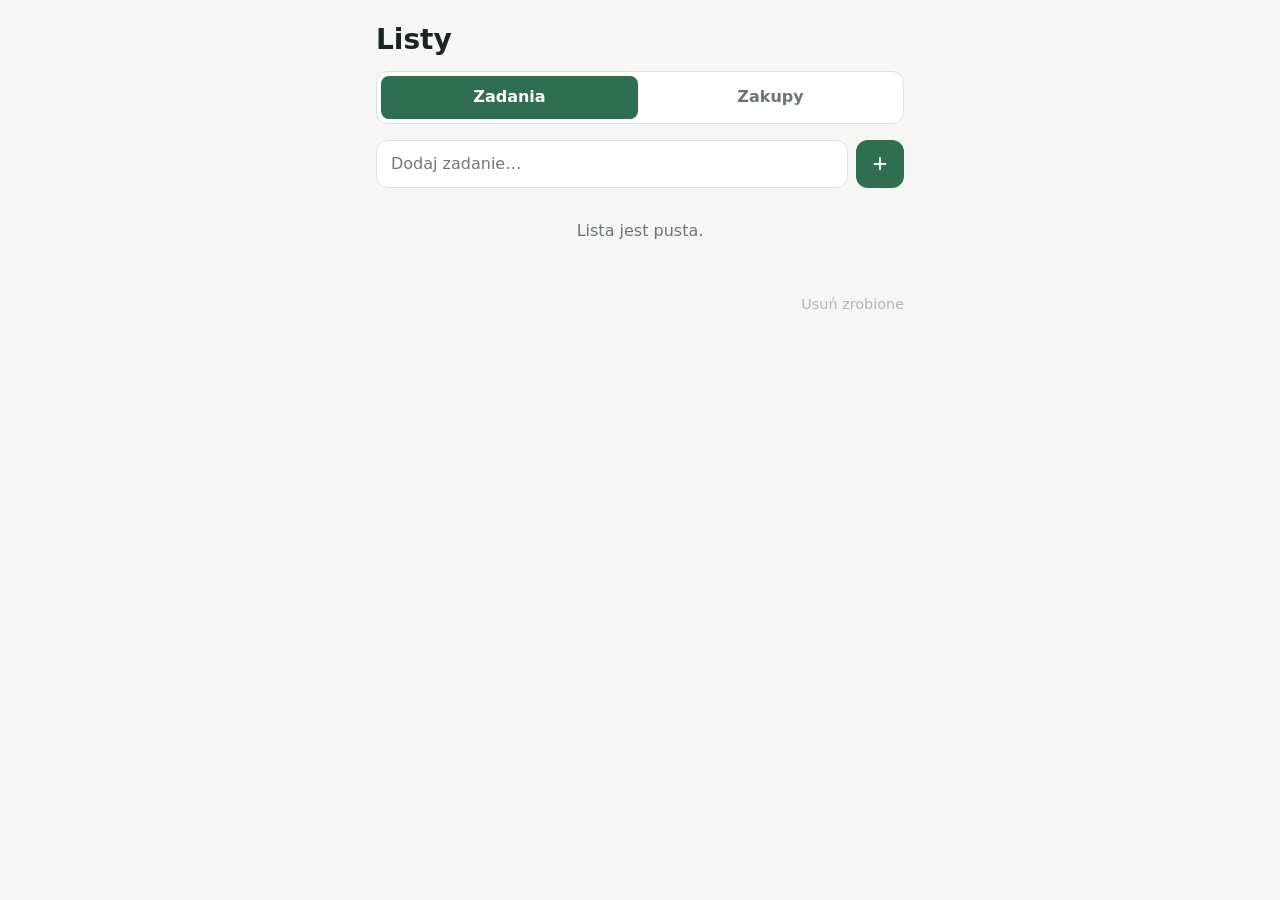
<file: index.html>
<!doctype html>
<html lang="pl">
<head>
  <meta charset="utf-8">
  <meta name="viewport" content="width=device-width, initial-scale=1, viewport-fit=cover">
  <title>Listy</title>
  <meta name="description" content="Lista zadań i zakupów działająca offline.">
  <meta name="theme-color" content="#2f6f4f">
  <link rel="manifest" href="manifest.webmanifest">
  <link rel="icon" href="icons/icon.svg" type="image/svg+xml">
  <link rel="apple-touch-icon" href="icons/apple-touch-icon.png">
  <meta name="apple-mobile-web-app-capable" content="yes">
  <meta name="apple-mobile-web-app-title" content="Listy">
  <link rel="stylesheet" href="style.css">
</head>
<body>
  <header class="top">
    <h1>Listy</h1>
    <nav class="tabs" role="tablist">
      <button class="tab" role="tab" data-list="zadania" aria-selected="true">Zadania</button>
      <button class="tab" role="tab" data-list="zakupy" aria-selected="false">Zakupy</button>
    </nav>
  </header>

  <main>
    <form id="add-form" class="add" autocomplete="off">
      <input id="add-input" type="text" placeholder="Dodaj zadanie…" aria-label="Nowa pozycja" maxlength="200" enterkeyhint="done">
      <button type="submit" aria-label="Dodaj">+</button>
    </form>

    <ul id="items" class="items"></ul>
    <p id="empty" class="empty" hidden>Lista jest pusta.</p>

    <footer class="actions">
      <span id="counter"></span>
      <button id="clear-done" type="button" class="link">Usuń zrobione</button>
    </footer>
  </main>

  <script src="app.js"></script>
</body>
</html>
</file>
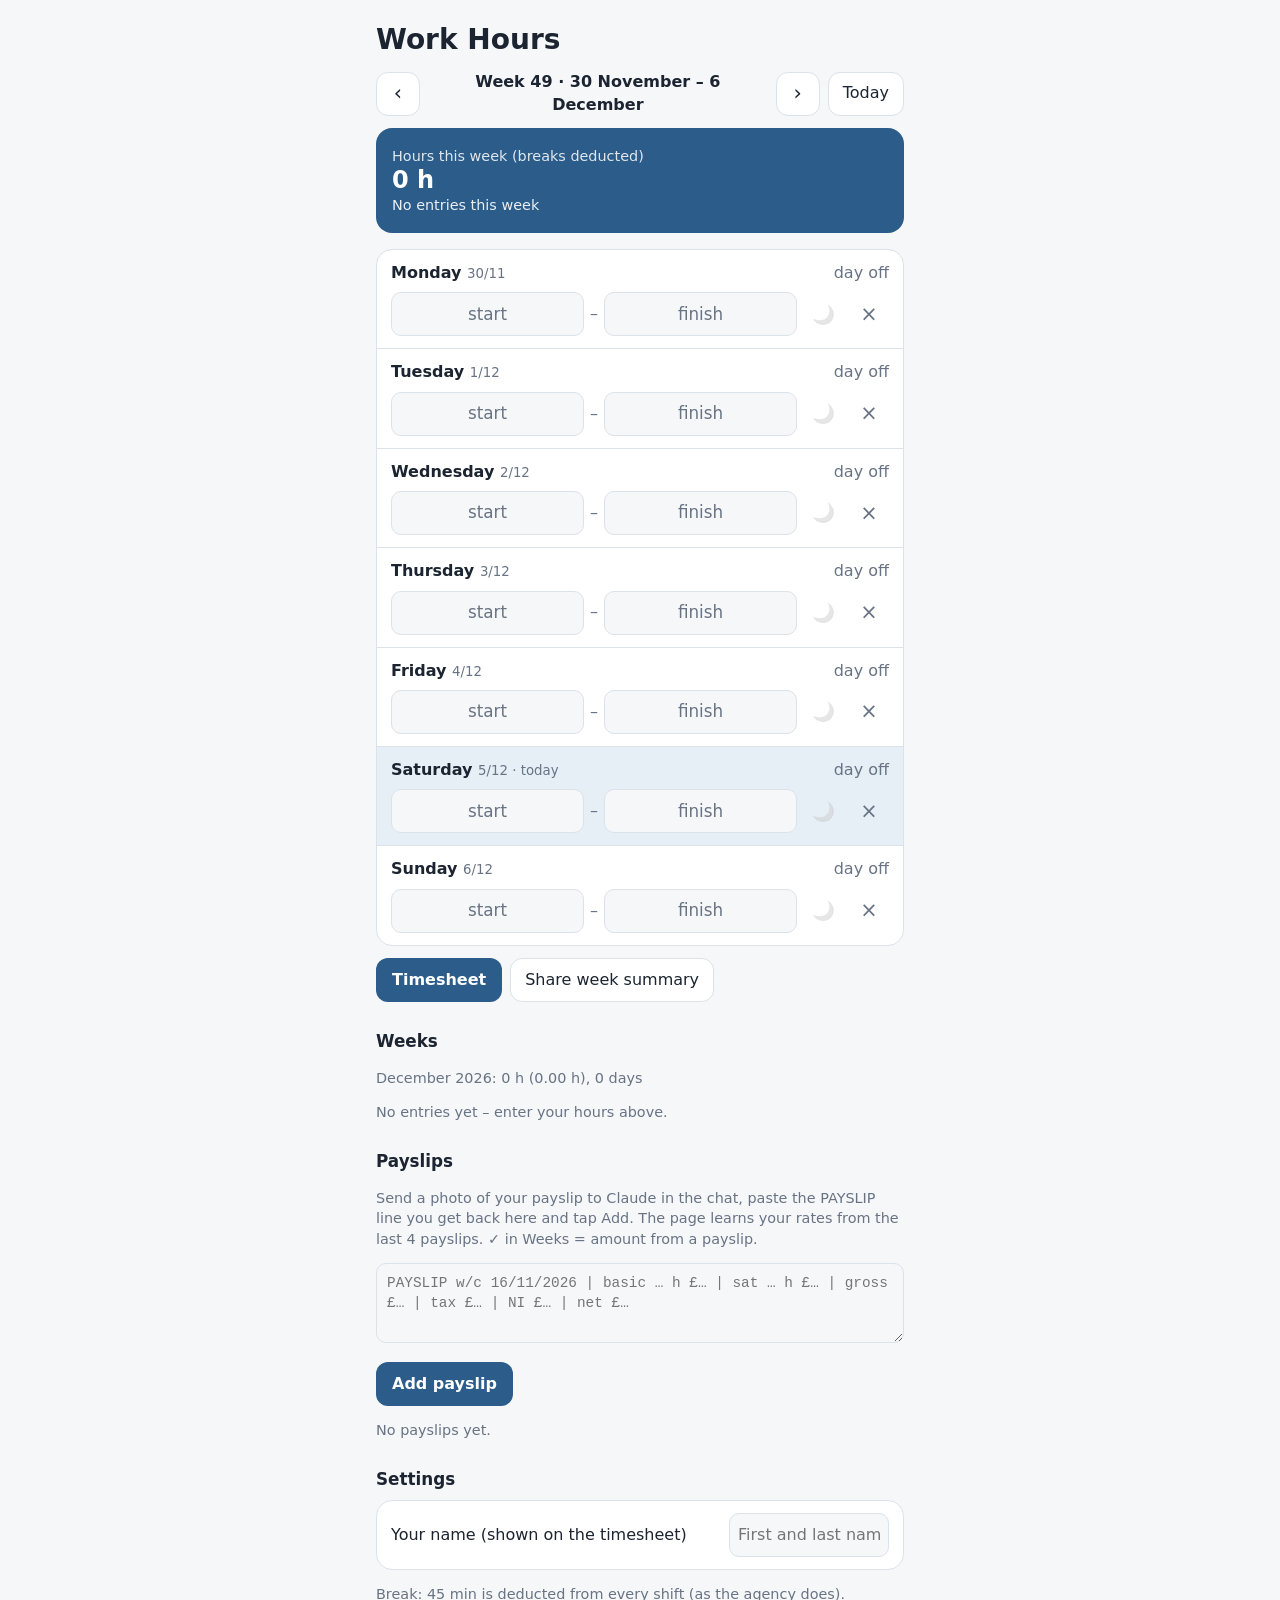
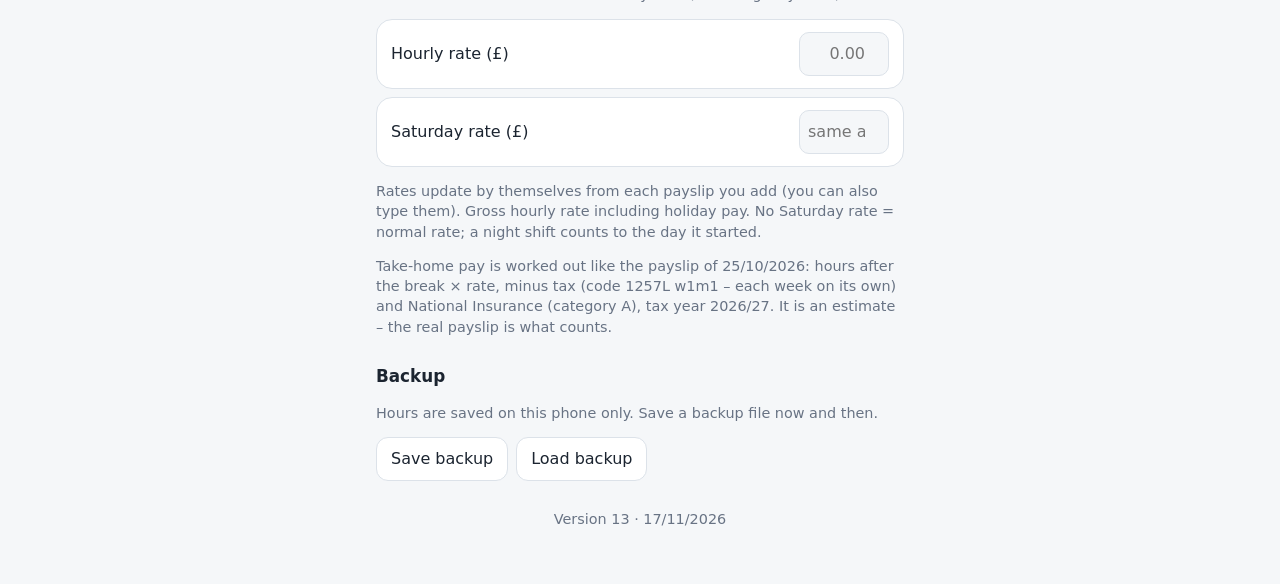
<file: godziny/index.html>
<!doctype html>
<html lang="en">
<head>
  <meta charset="utf-8">
  <meta name="viewport" content="width=device-width, initial-scale=1, viewport-fit=cover">
  <title>Work Hours</title>
  <meta name="description" content="Work hours log with weekly totals and breaks deducted.">
  <meta name="theme-color" content="#2b5c8a">
  <link rel="manifest" href="manifest.webmanifest">
  <link rel="icon" href="icons/icon.svg" type="image/svg+xml">
  <link rel="apple-touch-icon" href="icons/apple-touch-icon.png">
  <meta name="apple-mobile-web-app-capable" content="yes">
  <meta name="apple-mobile-web-app-title" content="Work Hours">
  <style>
    :root {
      --bg: #f5f7f9;
      --surface: #ffffff;
      --text: #1b2430;
      --muted: #687384;
      --border: #dce2e9;
      --accent: #2b5c8a;
      --accent-soft: #e6eef6;
      --accent-text: #ffffff;
      --danger: #b3261e;
    }

    @media (prefers-color-scheme: dark) {
      :root {
        --bg: #11151a;
        --surface: #1a2028;
        --text: #e5eaf0;
        --muted: #95a1b0;
        --border: #2c3542;
        --accent: #7fb0e0;
        --accent-soft: #1f2d3c;
        --accent-text: #0c1724;
        --danger: #f2b8b5;
      }
    }

    * { box-sizing: border-box; }

    [hidden] { display: none !important; }

    html, body {
      margin: 0;
      background: var(--bg);
      color: var(--text);
      font: 16px/1.4 system-ui, -apple-system, "Segoe UI", Roboto, sans-serif;
      -webkit-tap-highlight-color: transparent;
    }

    body {
      min-height: 100dvh;
      padding: env(safe-area-inset-top) env(safe-area-inset-right) env(safe-area-inset-bottom) env(safe-area-inset-left);
    }

    main {
      max-width: 560px;
      margin: 0 auto;
      padding: 20px 16px 40px;
    }

    h1 { margin: 0 0 12px; font-size: 1.75rem; }
    h2 { margin: 28px 0 8px; font-size: 1.05rem; }

    button { font: inherit; color: inherit; cursor: pointer; }

    .nav {
      display: flex;
      align-items: center;
      gap: 8px;
    }

    .nav .title { flex: 1; text-align: center; font-weight: 600; }

    .icon-btn {
      width: 44px;
      height: 44px;
      border: 1px solid var(--border);
      border-radius: 12px;
      background: var(--surface);
      font-size: 1.3rem;
    }

    .pill {
      height: 44px;
      padding: 0 14px;
      border: 1px solid var(--border);
      border-radius: 12px;
      background: var(--surface);
    }

    .summary {
      margin-top: 12px;
      padding: 18px 16px;
      border-radius: 16px;
      background: var(--accent);
      color: var(--accent-text);
    }

    .summary .label { font-size: 0.9rem; opacity: 0.85; }
    .summary .total { font-size: 2.2rem; font-weight: 700; line-height: 1.2; font-variant-numeric: tabular-nums; }
    .summary .sub { font-size: 0.9rem; opacity: 0.9; }

    .days {
      list-style: none;
      margin: 16px 0 0;
      padding: 0;
      background: var(--surface);
      border: 1px solid var(--border);
      border-radius: 16px;
      overflow: hidden;
    }

    .day { padding: 12px 14px; border-top: 1px solid var(--border); }
    .day:first-child { border-top: 0; }
    .day.today { background: var(--accent-soft); }

    .day-head {
      display: flex;
      justify-content: space-between;
      align-items: baseline;
      gap: 8px;
      margin-bottom: 8px;
    }

    .day-name { font-weight: 600; }
    .day-name small { font-weight: 400; color: var(--muted); }
    .day-net { font-weight: 600; font-variant-numeric: tabular-nums; }
    .day-net.empty { font-weight: 400; color: var(--muted); }

    .day-times {
      display: grid;
      grid-template-columns: 1fr auto 1fr 40px 40px;
      align-items: center;
      gap: 6px;
    }

    .day-times span { color: var(--muted); }

    .time-btn {
      height: 44px;
      min-width: 0;
      padding: 0 8px;
      border: 1px solid var(--border);
      border-radius: 10px;
      background: var(--bg);
      font-size: 1.05rem;
      font-variant-numeric: tabular-nums;
    }

    .time-btn.empty { color: var(--muted); }

    input[type="number"], input[type="text"] {
      width: 100%;
      min-width: 0;
      height: 44px;
      padding: 0 8px;
      border: 1px solid var(--border);
      border-radius: 10px;
      background: var(--bg);
      color: var(--text);
      font: inherit;
      font-variant-numeric: tabular-nums;
    }

    input:focus-visible, button:focus-visible { outline: 2px solid var(--accent); outline-offset: 2px; }

    .clear {
      width: 40px;
      height: 44px;
      border: 0;
      border-radius: 10px;
      background: transparent;
      color: var(--muted);
      font-size: 1.3rem;
    }

    .clear:hover { color: var(--danger); }

    /* Night out (slept in the cab after this day's shift) */
    .moon {
      width: 40px;
      height: 44px;
      border: 1px solid transparent;
      border-radius: 10px;
      background: transparent;
      font-size: 1.15rem;
      filter: grayscale(1);
      opacity: 0.45;
    }
    .moon[aria-pressed="true"] { filter: none; opacity: 1; border-color: var(--accent); background: var(--accent-soft); }
    .ts-table .moon-mark { margin-left: 3px; font-size: 0.85em; }

    .day-gross { margin-top: 6px; font-size: 0.85rem; color: var(--muted); }

    .actions { display: flex; flex-wrap: wrap; gap: 8px; margin-top: 12px; }

    .primary {
      height: 44px;
      padding: 0 16px;
      border: 0;
      border-radius: 12px;
      background: var(--accent);
      color: var(--accent-text);
      font-weight: 600;
    }

    .weeks {
      list-style: none;
      margin: 0;
      padding: 0;
      background: var(--surface);
      border: 1px solid var(--border);
      border-radius: 16px;
      overflow: hidden;
    }

    .weeks button {
      display: flex;
      justify-content: space-between;
      gap: 8px;
      width: 100%;
      padding: 12px 14px;
      border: 0;
      border-top: 1px solid var(--border);
      background: transparent;
      text-align: left;
    }

    .weeks li:first-child button { border-top: 0; }
    .weeks button.current { background: var(--accent-soft); }
    .weeks .h { font-weight: 600; font-variant-numeric: tabular-nums; white-space: nowrap; }
    .weeks small { color: var(--muted); }

    .muted { color: var(--muted); font-size: 0.9rem; }

    .setting {
      display: flex;
      align-items: center;
      justify-content: space-between;
      gap: 12px;
      padding: 12px 14px;
      background: var(--surface);
      border: 1px solid var(--border);
      border-radius: 16px;
    }

    .setting input { width: 90px; text-align: right; }
    .setting input[type="text"] { width: 160px; text-align: left; }

    .time-btn.active { border-color: var(--accent); box-shadow: 0 0 0 1px var(--accent); }

    .picker { margin-top: 12px; padding-top: 12px; border-top: 1px dashed var(--border); }
    .picker-title { font-weight: 600; }
    .picker-time { font-size: 2.2rem; font-weight: 700; line-height: 1.2; font-variant-numeric: tabular-nums; }
    .picker-sub { min-height: 1.4em; color: var(--muted); font-size: 0.9rem; }
    .picker-label { margin: 12px 0 6px; color: var(--muted); font-size: 0.85rem; }

    .grid { display: grid; grid-template-columns: repeat(6, 1fr); gap: 6px; }

    .grid button {
      height: 44px;
      min-width: 0;
      padding: 0;
      border: 1px solid var(--border);
      border-radius: 10px;
      background: var(--bg);
      font-variant-numeric: tabular-nums;
    }

    .grid button[aria-pressed="true"] {
      border-color: var(--accent);
      background: var(--accent);
      color: var(--accent-text);
      font-weight: 600;
    }

    .picker-actions { display: flex; gap: 8px; margin-top: 14px; }
    .picker-actions .primary { flex: 1; }

    .version { margin-top: 28px; text-align: center; }

    .summary .money { font-size: 1.5rem; font-weight: 700; line-height: 1.2; font-variant-numeric: tabular-nums; }
    .summary .sub { font-variant-numeric: tabular-nums; }
    #week-pay + .hours { margin-top: 12px; padding-top: 12px; border-top: 1px solid currentColor; border-top-color: rgba(127, 127, 127, 0.45); }
    #week-pay[hidden] + .hours { margin-top: 0; padding-top: 0; border-top: 0; }
    .pay-details { margin-top: 6px; font-size: 0.9rem; }
    .pay-details summary { cursor: pointer; text-decoration: underline; opacity: 0.9; }
    .pay-details .sub { margin-top: 4px; }
    .weeks .h small { display: block; text-align: right; font-weight: 400; }
    .setting + .setting { margin-top: 8px; }

    textarea {
      width: 100%;
      padding: 10px;
      border: 1px solid var(--border);
      border-radius: 10px;
      background: var(--bg);
      color: var(--text);
      font: 0.9rem/1.35 ui-monospace, Menlo, Consolas, monospace;
      resize: vertical;
    }
    .warn { color: var(--danger); }
    .summary .warn { color: inherit; font-weight: 600; }
    .slips { list-style: none; margin: 8px 0 0; padding: 0; background: var(--surface); border: 1px solid var(--border); border-radius: 16px; overflow: hidden; }
    .slips li { display: flex; align-items: center; gap: 8px; padding: 10px 6px 10px 14px; border-top: 1px solid var(--border); }
    .slips li:first-child { border-top: 0; }
    .slips .info { flex: 1; min-width: 0; font-weight: 600; }
    .slips small { display: block; font-weight: 400; color: var(--muted); }
    .slips small.warn { color: var(--danger); }

    .toast {
      position: fixed;
      left: 50%;
      bottom: calc(24px + env(safe-area-inset-bottom));
      transform: translateX(-50%);
      max-width: calc(100% - 32px);
      padding: 10px 16px;
      border-radius: 12px;
      background: var(--text);
      color: var(--bg);
      font-size: 0.95rem;
    }
    /* Timesheet: the whole week on one phone screen, for a screenshot to the agency. Always light, like paper. */
    .ts { max-width: 560px; margin: 0 auto; padding: 12px 12px 24px; }
    .ts-bar { display: flex; align-items: center; gap: 8px; margin-bottom: 10px; }
    .ts-bar .pill { height: 40px; }
    .ts-bar .icon-btn { width: 40px; height: 40px; }
    .ts-bar .grow { flex: 1; }
    .ts-sheet {
      padding: 14px 12px 12px;
      border: 1px solid #dce2e9;
      border-radius: 14px;
      background: #ffffff;
      color: #1b2430;
    }
    .ts-top { display: flex; justify-content: space-between; align-items: baseline; gap: 8px; }
    .ts-title { font-size: 1.3rem; font-weight: 700; }
    .ts-name { font-weight: 600; text-align: right; overflow-wrap: anywhere; }
    .ts-week { margin-top: 2px; color: #4a5566; font-size: 0.95rem; }
    .ts-table { width: 100%; margin-top: 10px; border-collapse: collapse; font-size: 0.84rem; font-variant-numeric: tabular-nums; }
    .ts-table th { padding: 6px 2px; border-bottom: 2px solid #1b2430; text-align: left; font-size: 0.8rem; }
    .ts-table td { padding: 8px 2px; border-bottom: 1px solid #dce2e9; white-space: nowrap; }
    .ts-table th:last-child, .ts-table td:last-child { text-align: right; }
    .ts-table td:first-child { font-weight: 600; }
    .ts-table .off td { color: #687384; }
    .ts-table .off td:first-child { color: #1b2430; }
    .ts-table sup { font-size: 0.7em; color: #687384; }
    .ts-total { display: flex; justify-content: space-between; align-items: baseline; gap: 8px; margin-top: 12px; }
    .ts-total .big { font-size: 1.5rem; font-weight: 700; font-variant-numeric: tabular-nums; }
    .ts-total .dec { color: #4a5566; font-variant-numeric: tabular-nums; }
    .ts-sub { margin-top: 2px; color: #4a5566; font-size: 0.85rem; font-variant-numeric: tabular-nums; }
    .ts-actions { display: flex; flex-wrap: wrap; gap: 8px; margin-top: 12px; }
    .ts-hint { margin-top: 8px; }
    /* Screenshot mode: only the sheet is left on screen (browser bar and phone status bar go too, in full screen). */
    body.shot .ts-bar, body.shot .ts-actions, body.shot .ts-hint { display: none; }
    body.shot .ts { padding-top: 16px; }
    @media (max-width: 380px) {
      .ts { padding-left: 8px; padding-right: 8px; }
      .ts-sheet { padding-left: 8px; padding-right: 8px; }
      .ts-table { font-size: 0.76rem; }
      .ts-table th, .ts-table td { padding-left: 2px; padding-right: 2px; }
    }
  </style>
</head>
<body>
  <main>
    <h1>Work Hours</h1>

    <div class="nav">
      <button id="prev" class="icon-btn" type="button" aria-label="Previous week">‹</button>
      <div id="week-title" class="title"></div>
      <button id="next" class="icon-btn" type="button" aria-label="Next week">›</button>
      <button id="today" class="pill" type="button">Today</button>
    </div>

    <section class="summary" aria-live="polite">
      <div id="week-pay" hidden>
        <div class="label">Take-home pay (like “Payment” on your payslip)</div>
        <div id="pay-net" class="total"></div>
        <div id="pay-when" class="sub"></div>
        <div id="pay-warn" class="sub warn" hidden></div>
        <details class="pay-details">
          <summary>How this was worked out</summary>
          <div id="pay-sub" class="sub"></div>
        </details>
      </div>
      <div class="hours">
        <div class="label">Hours this week (breaks deducted)</div>
        <div id="week-total" class="money"></div>
        <div id="week-sub" class="sub"></div>
      </div>
    </section>

    <ul id="days" class="days"></ul>

    <div class="actions">
      <button id="ts-open" class="primary" type="button">Timesheet</button>
      <button id="share" class="pill" type="button">Share week summary</button>
    </div>

    <h2>Weeks</h2>
    <p id="month" class="muted"></p>
    <ul id="weeks" class="weeks"></ul>
    <p id="weeks-empty" class="muted" hidden>No entries yet – enter your hours above.</p>

    <h2>Payslips</h2>
    <p class="muted">Send a photo of your payslip to Claude in the chat, paste the PAYSLIP line you get back here
      and tap Add. The page learns your rates from the last 4 payslips. ✓ in Weeks = amount from a payslip.</p>
    <textarea id="slip-in" rows="3" placeholder="PAYSLIP w/c 16/11/2026 | basic … h £… | sat … h £… | gross £… | tax £… | NI £… | net £…"></textarea>
    <div class="actions">
      <button id="slip-add" class="primary" type="button">Add payslip</button>
    </div>
    <p id="slip-learned" class="muted"></p>
    <ul id="slips" class="slips"></ul>

    <h2>Settings</h2>
    <label class="setting">
      <span>Your name (shown on the timesheet)</span>
      <input id="name" type="text" maxlength="60" autocomplete="name" placeholder="First and last name">
    </label>
    <p class="muted">Break: 45 min is deducted from every shift (as the agency does).</p>
    <label class="setting">
      <span>Hourly rate (£)</span>
      <input id="rate" type="number" min="0" max="200" step="0.01" inputmode="decimal">
    </label>
    <label class="setting">
      <span>Saturday rate (£)</span>
      <input id="sat" type="number" min="0" max="200" step="0.01" inputmode="decimal">
    </label>
    <p class="muted">Rates update by themselves from each payslip you add (you can also type them). Gross hourly rate
      including holiday pay. No Saturday rate = normal rate; a night shift counts to the day it started.</p>
    <p class="muted">Take-home pay is worked out like the payslip of 25/10/2026: hours after the break
      × rate, minus tax (code 1257L w1m1 – each week on its own) and National Insurance
      (category A), tax year 2026/27. It is an estimate – the real payslip is what counts.</p>

    <h2>Backup</h2>
    <p class="muted">Hours are saved on this phone only. Save a backup file now and then.</p>
    <div class="actions">
      <button id="export" class="pill" type="button">Save backup</button>
      <button id="import" class="pill" type="button">Load backup</button>
      <input id="import-file" type="file" accept="application/json,.json" hidden>
    </div>

    <p class="muted version">Version 13 · 17/11/2026</p>
  </main>

  <section id="ts" class="ts" hidden>
    <div class="ts-bar">
      <button id="ts-back" class="pill" type="button">‹ Back</button>
      <span class="grow"></span>
      <button id="ts-prev" class="icon-btn" type="button" aria-label="Previous week">‹</button>
      <button id="ts-next" class="icon-btn" type="button" aria-label="Next week">›</button>
    </div>
    <div class="ts-sheet">
      <div class="ts-top">
        <div class="ts-title">Timesheet</div>
        <div id="ts-name" class="ts-name"></div>
      </div>
      <div id="ts-week" class="ts-week"></div>
      <table class="ts-table">
        <thead><tr><th>Day</th><th>Date</th><th>Start</th><th>Finish</th><th>Break</th><th>Hours</th></tr></thead>
        <tbody id="ts-body"></tbody>
      </table>
      <div class="ts-total">
        <span>Total hours</span>
        <span><span id="ts-total" class="big"></span> <span id="ts-dec" class="dec"></span></span>
      </div>
      <div id="ts-sub" class="ts-sub"></div>
    </div>
    <div class="ts-actions">
      <button id="ts-full" class="primary" type="button">Full screen</button>
      <button id="ts-img" class="pill" type="button">Save image</button>
    </div>
    <p class="muted ts-hint">Full screen hides the browser bar and buttons: take the screenshot, then tap the screen to go back.
      Save image makes a picture of the timesheet you can send straight away.</p>
  </section>

  <div id="toast" class="toast" role="status" hidden></div>

  <script>
    // Plain ES5 on purpose: shows any later error on screen, so a phone screenshot is enough to diagnose it.
    window.addEventListener('error', function (e) {
      var el = document.getElementById('toast');
      if (!el) return;
      el.textContent = 'Error: ' + (e.message || 'unknown') + ' (line ' + (e.lineno || '?') + ')';
      el.hidden = false;
    });
  </script>

  <script>
    const STORAGE_KEY = 'godziny-v1';
    // The agency always deducts 45 minutes from every shift (Radek, 17.11.2026), whatever was saved before.
    const BREAK = 45;
    // Pay rates are typed in on the phone only (public repository: no private data in the code).
    // UK PAYE 2026/27, England, weekly, tax code 1257L on a week1/month1 basis, NI category A.
    const TAX = {
      free: 12579 / 52,               // weekly free pay for code 1257L
      basic: 37700 / 52,              // 20% band (taxable pay per week)
      higher: (125140 - 12570) / 52,  // 40% up to here, 45% above
      niPT: 242, niUEL: 967,          // employee NI: 8% between PT and UEL, 2% above
    };
    const DAY_NAMES = ['Monday', 'Tuesday', 'Wednesday', 'Thursday', 'Friday', 'Saturday', 'Sunday'];
    const SHORT_DAYS = ['Mon', 'Tue', 'Wed', 'Thu', 'Fri', 'Sat', 'Sun'];
    const MONTHS = ['January', 'February', 'March', 'April', 'May', 'June', 'July', 'August',
      'September', 'October', 'November', 'December'];
        const TIME_RE = /^([01]\d|2[0-3]):[0-5]\d$/;
    const KEY_RE = /^\d{4}-\d{2}-\d{2}$/;

    const $ = (id) => document.getElementById(id);

    let state = load();
    let monday = mondayOf(new Date());

    function load() {
      try {
        const saved = JSON.parse(localStorage.getItem(STORAGE_KEY));
        if (saved && saved.days) {
          const st = Object.assign({ rate: 0, sat: 0 }, saved);
          // Version 4-5 kept holiday pay separately; it is now part of the hourly rate.
          if (st.hol > 0 && st.rate > 0) st.rate = Math.round((st.rate + st.hol) * 100) / 100;
          delete st.hol;
          return st;
        }
      } catch (e) {}
      return { brk: BREAK, rate: 0, sat: 0, days: {} };
    }

    function save() {
      try {
        localStorage.setItem(STORAGE_KEY, JSON.stringify(state));
      } catch (e) {
        toast('Could not save – check the browser is not in private mode.');
      }
    }

    // Dates are handled in local time; toISOString() would shift late-evening entries to the previous day.
    function key(d) {
      return `${d.getFullYear()}-${String(d.getMonth() + 1).padStart(2, '0')}-${String(d.getDate()).padStart(2, '0')}`;
    }

    function fromKey(k) {
      const [y, m, d] = k.split('-').map(Number);
      return new Date(y, m - 1, d);
    }

    function addDays(d, n) {
      return new Date(d.getFullYear(), d.getMonth(), d.getDate() + n);
    }

    function mondayOf(d) {
      return addDays(d, -((d.getDay() + 6) % 7));
    }

    function isoWeek(d) {
      const thursday = addDays(d, 3 - ((d.getDay() + 6) % 7));
      const jan4 = new Date(thursday.getFullYear(), 0, 4);
      return 1 + Math.round((thursday - mondayOf(jan4)) / (7 * 864e5));
    }

    function toMin(t) {
      const [h, m] = t.split(':').map(Number);
      return h * 60 + m;
    }

    // Worked minutes for one day; an end time before the start means a shift past midnight.
    function minutes(entry) {
      if (!entry || !TIME_RE.test(entry.s || '') || !TIME_RE.test(entry.e || '')) return null;
      let gross = toMin(entry.e) - toMin(entry.s);
      if (gross === 0) return null;
      if (gross < 0) gross += 24 * 60;
      const brk = BREAK;
      return { gross, brk: Math.min(brk, gross), net: Math.max(0, gross - brk) };
    }

    function fmt(min) {
      const h = Math.floor(min / 60);
      const m = min % 60;
      if (!m) return `${h} h`;
      return h ? `${h} h ${m} min` : `${m} min`;
    }

    function decimal(min) {
      return `${(min / 60).toFixed(2)} h`;
    }

    function dm(d) {
      return `${d.getDate()}/${String(d.getMonth() + 1).padStart(2, '0')}`;
    }

    function rangeLabel(mon) {
      const sun = addDays(mon, 6);
      if (mon.getMonth() === sun.getMonth()) return `${mon.getDate()}–${sun.getDate()} ${MONTHS[sun.getMonth()]}`;
      return `${mon.getDate()} ${MONTHS[mon.getMonth()]} – ${sun.getDate()} ${MONTHS[sun.getMonth()]}`;
    }

    function weekStats(mon) {
      let net = 0, gross = 0, brk = 0, days = 0, sat = 0, nights = 0;
      for (let i = 0; i < 7; i++) {
        const entry = state.days[key(addDays(mon, i))];
        if (entry && entry.n) nights += 1;
        const r = minutes(entry);
        if (!r) continue;
        net += r.net; gross += r.gross; brk += r.brk; days += 1;
        if (i === 5) sat = r.net;  // Saturday: own rate (a night shift counts to the day it started)
      }
      return { net, gross, brk, days, sat, nights };
    }

    const r2 = (x) => Math.round(x * 100 + 1e-9) / 100;

    // Weekly take-home pay the way the payslip works it out: hours (2 decimals) × rate (holiday pay included),
    // Saturday hours at the Saturday rate, taxable pay rounded down to whole pounds, tax by band, NI on gross pay.
    function payFor(w) {
      const satRate = state.sat || state.rate;
      const satHours = r2(w.sat / 60);
      const hours = r2((w.net - w.sat) / 60);
      const basicPay = r2(hours * state.rate);
      const satPay = r2(satHours * satRate);
      const gross = r2(basicPay + satPay);
      const { tax, ni } = taxNi(gross);
      const corr = state.corr || 0;
      return { hours, satHours, satRate, basicPay, satPay, gross, tax, ni, corr, net: r2(gross - tax - ni + corr) };
    }

    // ---- Payslips: Radek pastes one line per payslip (read from a photo by Claude in the chat).
    // The page learns the hourly rates and an average net adjustment (pension, tax code changes)
    // from the last SLIP_LEARN payslips. Payslips stay on this phone only (public repository).
    const SLIP_LEARN = 4;

    function slipOf(mon) {
      return (state.slips || {})[key(mon)] || null;
    }

    // Money a week brings home: the payslip when there is one, otherwise the page's estimate.
    function weekPay(mon, w) {
      const slip = slipOf(mon);
      if (slip) return slip.n;
      return state.rate && w.days ? payFor(w).net : null;
    }

    // Logged hours minus paid hours for a week with a payslip (positive = hours not paid).
    function slipDiff(mon) {
      const slip = slipOf(mon);
      if (!slip) return 0;
      return r2(r2(weekStats(mon).net / 60) - r2(slip.bh + slip.sh));
    }

    function parseSlip(line) {
      const date = line.match(/w\/c\s*(\d{1,2})\/(\d{1,2})\/(\d{4})/i);
      const num = (t) => Number(String(t).replace(/,/g, ''));
      const hoursPay = (label) => {
        const m = line.match(new RegExp('\\b' + label + '\\s+([\\d.]+)\\s*h\\s*£?\\s*([\\d,]*\\.?\\d+)', 'i'));
        return m ? [num(m[1]), num(m[2])] : null;
      };
      const amount = (label) => {
        const m = line.match(new RegExp('\\b' + label + '\\s*£?\\s*([\\d,]*\\.?\\d+)', 'i'));
        return m ? num(m[1]) : null;
      };
      if (!date) throw new Error('no week date (w/c dd/mm/yyyy)');
      const d = new Date(Number(date[3]), Number(date[2]) - 1, Number(date[1]));
      if (d.getDate() !== Number(date[1])) throw new Error('wrong date');
      const basic = hoursPay('basic') || [0, 0];
      const sat = hoursPay('sat') || [0, 0];
      const slip = {
        bh: basic[0], bp: basic[1], sh: sat[0], sp: sat[1],
        g: amount('gross'), t: amount('tax'), ni: amount('NI'), n: amount('net'),
      };
      if ([slip.g, slip.t, slip.ni, slip.n].some((x) => x === null || !Number.isFinite(x))) {
        throw new Error('gross, tax, NI or net missing');
      }
      if (Object.values(slip).some((x) => !Number.isFinite(x) || x < 0)) throw new Error('a number is wrong');
      if (Math.abs(slip.bp + slip.sp - slip.g) > 0.05) throw new Error('basic + Saturday pay is not the gross');
      if (slip.n > slip.g || slip.bh + slip.sh <= 0) throw new Error('net or hours look wrong');
      return { k: key(mondayOf(d)), slip };
    }

    function taxNi(gross) {
      const taxable = Math.max(0, Math.floor(gross - TAX.free + 1e-9));
      const tax = r2(Math.min(taxable, TAX.basic) * 0.2
        + Math.max(0, Math.min(taxable, TAX.higher) - TAX.basic) * 0.4
        + Math.max(0, taxable - TAX.higher) * 0.45);
      const ni = r2(Math.max(0, Math.min(gross, TAX.niUEL) - TAX.niPT) * 0.08 + Math.max(0, gross - TAX.niUEL) * 0.02);
      return { tax, ni };
    }

    // Rates = paid money ÷ paid hours over the last payslips; adjustment = what the payslips paid on top of
    // (or below) the page's tax and NI sum for the same gross.
    function learn() {
      const keys = Object.keys(state.slips || {}).sort().reverse().slice(0, SLIP_LEARN);
      if (!keys.length) { state.corr = 0; return; }
      let bh = 0, bp = 0, sh = 0, sp = 0, corr = 0;
      for (const k of keys) {
        const s = state.slips[k];
        bh += s.bh; bp += s.bp; sh += s.sh; sp += s.sp;
        const tn = taxNi(s.g);
        corr += s.n - r2(s.g - tn.tax - tn.ni);
      }
      if (bh > 0) state.rate = r2(bp / bh);
      if (sh > 0) state.sat = r2(sp / sh);
      state.corr = r2(corr / keys.length);
      $('rate').value = state.rate ? state.rate.toFixed(2) : '';
      $('sat').value = state.sat ? state.sat.toFixed(2) : '';
    }

    function addSlips() {
      const lines = $('slip-in').value.split(/\n+/).map((l) => l.trim()).filter(Boolean);
      const errors = [];
      let added = 0;
      for (const line of lines) {
        try {
          const { k, slip } = parseSlip(line);
          state.slips = state.slips || {};
          state.slips[k] = slip;
          added += 1;
        } catch (e) {
          errors.push(e.message);
        }
      }
      if (added) {
        learn();
        save();
        $('slip-in').value = '';
        render();
      }
      if (errors.length) toast(`${added ? `Added ${added}. ` : ''}Not added: ${errors[0]}`);
      else if (added) toast(added === 1 ? 'Payslip added' : `Added ${added} payslips`);
      else toast('Paste the PAYSLIP line first');
    }

    function renderSlips() {
      const keys = Object.keys(state.slips || {}).sort().reverse();
      $('slips').hidden = !keys.length;
      const sign = (x) => (x < 0 ? '−' : '+') + money(Math.abs(x));
      $('slip-learned').textContent = keys.length
        ? `Learned from the last ${Math.min(keys.length, SLIP_LEARN)} of ${keys.length} payslip${keys.length === 1 ? '' : 's'}: `
          + `rate ${money(state.rate)}, Saturday ${money(state.sat || state.rate)}, net adjustment ${sign(state.corr || 0)} a week.`
        : 'No payslips yet.';
      $('slips').replaceChildren(...keys.map((k) => {
        const mon = fromKey(k);
        const s = state.slips[k];
        const w = weekStats(mon);
        const li = document.createElement('li');
        const info = document.createElement('div');
        info.className = 'info';
        info.append(`Week ${isoWeek(mon)} · ${dm(mon)}–${dm(addDays(mon, 6))}`);
        const small = document.createElement('small');
        small.textContent = `Payslip ${money(s.n)} · ${r2(s.bh + s.sh).toFixed(2)} h paid`
          + (w.days && state.rate ? ` · page estimate ${money(payFor(w).net)}` : '');
        info.append(small);
        const diff = slipDiff(mon);
        if (w.days && diff) {
          const warn = document.createElement('small');
          warn.className = 'warn';
          warn.textContent = hoursWarning(mon);
          info.append(warn);
        }
        const del = document.createElement('button');
        del.type = 'button';
        del.className = 'clear';
        del.textContent = '×';
        del.setAttribute('aria-label', `Remove payslip for week ${isoWeek(mon)}`);
        del.addEventListener('click', () => {
          delete state.slips[k];
          learn();
          save();
          render();
          toast('Payslip removed');
        });
        li.append(info, del);
        return li;
      }));
    }

    function hoursWarning(mon) {
      const s = slipOf(mon);
      const diff = slipDiff(mon);
      const paid = r2(s.bh + s.sh).toFixed(2);
      const logged = r2(weekStats(mon).net / 60).toFixed(2);
      return `⚠ Payslip paid ${paid} h, your log has ${logged} h – `
        + (diff > 0 ? `${diff.toFixed(2)} h not paid` : `${Math.abs(diff).toFixed(2)} h more than logged`);
    }


    function money(x) {
      return '£' + x.toLocaleString('en-GB', { minimumFractionDigits: 2, maximumFractionDigits: 2 });
    }

    function daysLabel(n) {
      return n === 1 ? '1 day' : `${n} days`;
    }

    function renderDays() {
      const todayKey = key(new Date());
      const rows = [];
      for (let i = 0; i < 7; i++) {
        const date = addDays(monday, i);
        const k = key(date);
        const entry = state.days[k] || {};

        const li = document.createElement('li');
        li.className = 'day' + (k === todayKey ? ' today' : '');
        li.dataset.key = k;

        const head = document.createElement('div');
        head.className = 'day-head';
        const name = document.createElement('div');
        name.className = 'day-name';
        name.append(DAY_NAMES[i] + ' ');
        const small = document.createElement('small');
        small.textContent = dm(date) + (k === todayKey ? ' · today' : '');
        name.append(small);
        const net = document.createElement('div');
        net.className = 'day-net';
        head.append(name, net);

        const times = document.createElement('div');
        times.className = 'day-times';
        const dayLabel = `${DAY_NAMES[i]} ${dm(date)}`;
        const start = timeButton(k, 's', entry.s, dayLabel);
        const dash = document.createElement('span');
        dash.textContent = '–';
        const end = timeButton(k, 'e', entry.e, dayLabel);
        const clear = document.createElement('button');
        clear.type = 'button';
        clear.className = 'clear';
        clear.textContent = '×';
        clear.setAttribute('aria-label', `Clear ${DAY_NAMES[i]}`);
        clear.addEventListener('click', () => {
          delete state.days[k];
          save();
          render();
        });
        const moon = document.createElement('button');
        moon.type = 'button';
        moon.className = 'moon';
        moon.textContent = '🌙';
        moon.title = 'Night out';
        moon.setAttribute('aria-pressed', String(Boolean(entry.n)));
        moon.setAttribute('aria-label', `Night out after ${DAY_NAMES[i]}`);
        moon.addEventListener('click', () => toggleNight(k));
        times.append(start, dash, end, moon, clear);

        const gross = document.createElement('div');
        gross.className = 'day-gross';

        li.append(head, times, gross);
        if (picker && picker.k === k) {
          (picker.field === 's' ? start : end).classList.add('active');
          li.append(buildPicker());
        }
        rows.push(li);
      }
      $('days').replaceChildren(...rows);
      rows.forEach(updateRow);
    }

    function timeButton(k, field, value, dayLabel) {
      const btn = document.createElement('button');
      btn.type = 'button';
      btn.className = 'time-btn' + (value ? '' : ' empty');
      btn.dataset.field = field;
      btn.textContent = value || (field === 's' ? 'start' : 'finish');
      btn.setAttribute('aria-label', `${dayLabel} – ${field === 's' ? 'start' : 'finish'}: ${value || 'not set'}`);
      btn.addEventListener('click', () => {
        if (picker && picker.k === k && picker.field === field) closePicker();
        else openPicker(k, field);
      });
      return btn;
    }

    // Own time picker, opened inline under the day: the native <input type="time"> dialog does not open in
    // some Android in-app browsers, and an overlay could leave the page locked if it failed to show.
    let picker = null;

    function pad(n) {
      return String(n).padStart(2, '0');
    }

    // Suggest the most recently entered time, so a regular shift is just one tap on "Save".
    function lastTime(field) {
      const keys = Object.keys(state.days).filter((k) => TIME_RE.test(state.days[k][field] || '')).sort();
      return keys.length ? state.days[keys[keys.length - 1]][field] : (field === 's' ? '07:00' : '15:00');
    }

    function openPicker(k, field) {
      const value = (state.days[k] && state.days[k][field]) || lastTime(field);
      const [h, m] = value.split(':').map(Number);
      picker = { k, field, h, m };
      renderDays();
      const box = document.querySelector('.picker');
      if (box && box.scrollIntoView) box.scrollIntoView({ block: 'nearest', behavior: 'smooth' });
    }

    function closePicker() {
      if (!picker) return;
      const { k, field } = picker;
      picker = null;
      renderDays();
      const btn = document.querySelector(`.day[data-key="${k}"] [data-field="${field}"]`);
      if (btn) btn.focus();
    }

    function savePicker() {
      const { k, field } = picker;
      const prev = state.days[k] || {};
      const entry = { s: prev.s || '', e: prev.e || '', b: BREAK };
      if (prev.n) entry.n = 1;
      entry[field] = `${pad(picker.h)}:${pad(picker.m)}`;
      state.days[k] = entry;
      save();
      renderSummary();
      // Fresh day: go straight on to the end time.
      if (field === 's' && !entry.e) openPicker(k, 'e');
      else closePicker();
    }

    function setNow() {
      const now = new Date();
      const t = (Math.round((now.getHours() * 60 + now.getMinutes()) / 5) * 5) % (24 * 60);
      picker.h = Math.floor(t / 60);
      picker.m = t % 60;
      renderPicker();
    }

    function buildPicker() {
      const box = document.createElement('div');
      box.className = 'picker';
      const title = document.createElement('div');
      title.className = 'picker-title';
      title.textContent = picker.field === 's' ? 'Start time' : 'Finish time';
      const time = document.createElement('div');
      time.className = 'picker-time';
      const sub = document.createElement('div');
      sub.className = 'picker-sub';
      const actions = document.createElement('div');
      actions.className = 'picker-actions';
      actions.append(
        actionButton('Cancel', 'pill', closePicker),
        actionButton('Now', 'pill', setNow),
        actionButton('Save', 'primary', savePicker)
      );
      box.append(
        title, time, sub,
        pickerLabel('Hour'), pickerGrid('h', Array.from({ length: 24 }, (_, i) => i)),
        pickerLabel('Minutes'), pickerGrid('m', Array.from({ length: 12 }, (_, i) => i * 5)),
        actions
      );
      renderPicker(box);
      return box;
    }

    function pickerLabel(text) {
      const el = document.createElement('div');
      el.className = 'picker-label';
      el.textContent = text;
      return el;
    }

    function pickerGrid(unit, values) {
      const grid = document.createElement('div');
      grid.className = 'grid';
      grid.append(...values.map((v) => {
        const b = document.createElement('button');
        b.type = 'button';
        b.dataset.unit = unit;
        b.dataset.v = v;
        b.textContent = pad(v);
        b.addEventListener('click', () => {
          picker[unit] = v;
          renderPicker();
        });
        return b;
      }));
      return grid;
    }

    function actionButton(text, cls, onClick) {
      const b = document.createElement('button');
      b.type = 'button';
      b.className = cls;
      b.textContent = text;
      b.addEventListener('click', onClick);
      return b;
    }

    function renderPicker(box = document.querySelector('.picker')) {
      if (!box || !picker) return;
      const value = `${pad(picker.h)}:${pad(picker.m)}`;
      box.querySelector('.picker-time').textContent = value;
      const entry = Object.assign({}, state.days[picker.k], { [picker.field]: value });
      const r = minutes(entry);
      box.querySelector('.picker-sub').textContent = r ? `${entry.s}–${entry.e} → ${fmt(r.net)} after the break` : '';
      box.querySelectorAll('.grid button').forEach((b) => {
        b.setAttribute('aria-pressed', String(Number(b.dataset.v) === picker[b.dataset.unit]));
      });
    }

    document.addEventListener('keydown', (e) => {
      if (e.key === 'Escape') closePicker();
    });

    // Night out = slept in the cab after this day's shift (marked on the day the night starts).
    function toggleNight(k) {
      const entry = Object.assign({ s: '', e: '', b: BREAK }, state.days[k]);
      if (entry.n) delete entry.n;
      else entry.n = 1;
      if (!entry.s && !entry.e && !entry.n) delete state.days[k];
      else state.days[k] = entry;
      save();
      render();
      toast(entry.n ? 'Night out added' : 'Night out removed');
    }

    function updateRow(li) {
      const r = minutes(state.days[li.dataset.key]);
      const net = li.querySelector('.day-net');
      const gross = li.querySelector('.day-gross');
      if (r) {
        net.textContent = fmt(r.net);
        net.classList.remove('empty');
        gross.textContent = `On site ${fmt(r.gross)} − break ${fmt(r.brk)}`
          + (state.days[li.dataset.key].n ? ' · 🌙 night out' : '');
        gross.hidden = false;
      } else {
        const entry = state.days[li.dataset.key];
        net.textContent = entry && (entry.s || entry.e) ? 'add finish time' : 'day off';
        net.classList.add('empty');
        gross.textContent = '🌙 night out';
        gross.hidden = !(entry && entry.n);
      }
    }

    function renderSummary() {
      $('week-title').textContent = `Week ${isoWeek(monday)} · ${rangeLabel(monday)}`;
      const w = weekStats(monday);
      $('week-total').textContent = fmt(w.net);
      $('week-sub').textContent = w.days
        ? `${decimal(w.net)} · ${daysLabel(w.days)} · on site ${fmt(w.gross)}, breaks ${fmt(w.brk)}`
          + (w.nights ? ` · ${w.nights} night out${w.nights === 1 ? '' : 's'}` : '')
        : 'No entries this week';
      const slip = slipOf(monday);
      $('week-pay').hidden = !w.days && !slip;
      $('pay-warn').hidden = !(slip && w.days && slipDiff(monday));
      if (!$('pay-warn').hidden) $('pay-warn').textContent = hoursWarning(monday);
      if (slip) {
        const est = w.days && state.rate ? payFor(w).net : null;
        $('pay-net').textContent = money(slip.n);
        $('pay-when').textContent = 'From your payslip' + (est !== null ? ` · page estimate ${money(est)}` : '');
        const other = r2(slip.g - slip.t - slip.ni - slip.n);
        $('pay-sub').textContent = `Payslip: ${slip.bh.toFixed(2)} h = ${money(slip.bp)}`
          + (slip.sh ? ` + Saturday ${slip.sh.toFixed(2)} h = ${money(slip.sp)}` : '')
          + ` → gross ${money(slip.g)} − tax ${money(slip.t)} − NI ${money(slip.ni)}`
          + (Math.abs(other) >= 0.01 ? ` − other ${money(other)}` : '') + ` = ${money(slip.n)}`;
      } else if (w.days && !state.rate) {
        $('pay-net').textContent = '—';
        $('pay-when').textContent = 'Enter your hourly rate in Settings (below) to see take-home pay.';
        $('pay-sub').textContent = '';
      } else if (w.days) {
        const p = payFor(w);
        $('pay-net').textContent = money(p.net);
        $('pay-when').textContent = `Paid approx. Fri ${dm(addDays(monday, 11))} · updates after every entry`;
        $('pay-sub').textContent = `${p.hours.toFixed(2)} h × ${money(state.rate)} = ${money(p.basicPay)}`
          + (p.satHours ? ` + Saturday ${p.satHours.toFixed(2)} h × ${money(p.satRate)} = ${money(p.satPay)}` : '')
          + ` → gross ${money(p.gross)}`
          + ` − tax ${money(p.tax)} − NI ${money(p.ni)}`
          + (p.corr ? ` ${p.corr < 0 ? '−' : '+'} payslip adjustment ${money(Math.abs(p.corr))}` : '')
          + ` = ${money(p.net)}`;
      }
      $('pay-sub').closest('details').hidden = !(slip || (w.days && state.rate));
      renderWeeks();
      renderSlips();
    }

    function renderWeeks() {
      const mondays = new Map();
      for (const k of Object.keys(state.days)) {
        if (!minutes(state.days[k])) continue;
        const mon = mondayOf(fromKey(k));
        mondays.set(key(mon), mon);
      }
      const list = [...mondays.entries()].sort((a, b) => b[0].localeCompare(a[0]));
      const currentKey = key(monday);

      $('weeks').replaceChildren(...list.map(([k, mon]) => {
        const w = weekStats(mon);
        const li = document.createElement('li');
        const btn = document.createElement('button');
        btn.type = 'button';
        if (k === currentKey) btn.className = 'current';
        const left = document.createElement('span');
        left.append(`Week ${isoWeek(mon)} `);
        const small = document.createElement('small');
        small.textContent = `${dm(mon)}–${dm(addDays(mon, 6))} · ${daysLabel(w.days)}`;
        left.append(small);
        const right = document.createElement('span');
        right.className = 'h';
        right.textContent = fmt(w.net);
        const pay = weekPay(mon, w);
        if (pay !== null) {
          const paySmall = document.createElement('small');
          paySmall.textContent = money(pay) + (slipOf(mon) ? ' ✓' : '');
          right.append(paySmall);
        }
        btn.append(left, right);
        btn.addEventListener('click', () => {
          monday = mon;
          render();
          window.scrollTo({ top: 0, behavior: 'smooth' });
        });
        li.append(btn);
        return li;
      }));
      $('weeks').hidden = list.length === 0;
      $('weeks-empty').hidden = list.length > 0;

      // Month total for the month the viewed week ends in (Sunday decides).
      const ref = addDays(monday, 6);
      const prefix = key(ref).slice(0, 7);
      let monthNet = 0, monthDays = 0;
      for (const [k, entry] of Object.entries(state.days)) {
        const r = minutes(entry);
        if (r && k.startsWith(prefix)) { monthNet += r.net; monthDays += 1; }
      }
      // Take-home is weekly (tax week1/month1), so the month adds up the weeks that end (Sunday) in that month.
      let monthPay = 0;
      for (const [, mon] of list) {
        if (key(addDays(mon, 6)).startsWith(prefix)) monthPay += weekPay(mon, weekStats(mon)) || 0;
      }
      $('month').textContent = `${MONTHS[ref.getMonth()]} ${ref.getFullYear()}: ${fmt(monthNet)} (${decimal(monthNet)}), ${daysLabel(monthDays)}`
        + (monthPay ? ` · take-home approx. ${money(r2(monthPay))} (weeks ending this month)` : '');
    }

    function render() {
      renderDays();
      renderSummary();
      if (!$('ts').hidden) renderTimesheet();
    }

    // Short form for the narrow timesheet columns: "14h 15m", "45m", "8h".
    function hm(min) {
      const h = Math.floor(min / 60);
      const m = min % 60;
      if (!h) return `${m}m`;
      return m ? `${h}h ${String(m).padStart(2, '0')}m` : `${h}h`;
    }

    function renderTimesheet() {
      const sun = addDays(monday, 6);
      $('ts-name').textContent = state.name || '';
      $('ts-week').textContent = `Week ${isoWeek(monday)} · ${rangeLabel(monday)} ${sun.getFullYear()} (Mon–Sun)`;
      const rows = [];
      for (let i = 0; i < 7; i++) {
        const date = addDays(monday, i);
        const entry = state.days[key(date)];
        const r = minutes(entry);
        const tr = document.createElement('tr');
        const cells = [DAY_NAMES[i], dm(date)];
        if (r) {
          const overnight = toMin(entry.e) < toMin(entry.s);
          cells.push(entry.s, entry.e + (overnight ? '*' : ''), hm(r.brk), hm(r.net));
        } else if (entry && (entry.s || entry.e)) {
          cells.push(entry.s || '—', entry.e || '—', '—', '—');
        } else {
          tr.className = 'off';
          cells.push('—', '—', '—', 'Day off');
        }
        tr.append(...cells.map((c, ci) => {
          const td = document.createElement('td');
          if (ci === 0 && entry && entry.n) {
            td.append(c);
            const mark = document.createElement('span');
            mark.className = 'moon-mark';
            mark.textContent = '🌙';
            mark.title = 'Night out';
            td.append(mark);
            return td;
          }
          if (c.endsWith('*')) {
            td.append(c.slice(0, -1));
            const sup = document.createElement('sup');
            sup.textContent = '+1';
            td.append(sup);
          } else td.textContent = c;
          return td;
        }));
        rows.push(tr);
      }
      $('ts-body').replaceChildren(...rows);
      const w = weekStats(monday);
      $('ts-total').textContent = fmt(w.net);
      $('ts-dec').textContent = `(${decimal(w.net)})`;
      $('ts-sub').textContent = `Days worked: ${w.days} · Time on site: ${fmt(w.gross)} · Breaks: ${fmt(w.brk)}`
        + (w.nights ? ` · Night outs: ${w.nights} 🌙` : '');
    }

    // Screenshot mode: hide everything but the sheet; full screen also hides Chrome's bar and the phone's status bar.
    function enterShot(e) {
      e.stopPropagation();  // the same tap must not reach the "tap to go back" handler below
      document.body.classList.add('shot');
      window.scrollTo(0, 0);
      const el = document.documentElement;
      if (el.requestFullscreen) el.requestFullscreen({ navigationUI: 'hide' }).catch(() => {});
    }

    function exitShot() {
      document.body.classList.remove('shot');
      if (document.fullscreenElement && document.exitFullscreen) document.exitFullscreen().catch(() => {});
    }

    // A picture of the sheet, drawn from what is on screen (same layout, fonts and colours), 3x for sharp text.
    function sheetImage() {
      const sheet = document.querySelector('.ts-sheet');
      const box = sheet.getBoundingClientRect();
      const pad = 12, scale = 3;
      const canvas = document.createElement('canvas');
      canvas.width = Math.ceil((box.width + 2 * pad) * scale);
      canvas.height = Math.ceil((box.height + 2 * pad) * scale);
      const ctx = canvas.getContext('2d');
      ctx.scale(scale, scale);
      ctx.fillStyle = '#ffffff';
      ctx.fillRect(0, 0, box.width + 2 * pad, box.height + 2 * pad);
      const ox = pad - box.left, oy = pad - box.top;
      sheet.querySelectorAll('th, td').forEach((c) => {
        const cs = getComputedStyle(c);
        const bw = parseFloat(cs.borderBottomWidth);
        if (!bw) return;
        const r = c.getBoundingClientRect();
        ctx.fillStyle = cs.borderBottomColor;
        ctx.fillRect(r.left + ox, r.bottom - bw + oy, r.width, bw);
      });
      const walker = document.createTreeWalker(sheet, NodeFilter.SHOW_TEXT);
      const range = document.createRange();
      ctx.textBaseline = 'middle';
      // Word by word, each at its own place on screen: keeps wrapped lines wrapped and right-aligned columns aligned.
      for (let node = walker.nextNode(); node; node = walker.nextNode()) {
        const cs = getComputedStyle(node.parentElement);
        const right = /right|end/.test(getComputedStyle(node.parentElement.closest('td, th, div, span') || node.parentElement).textAlign);
        ctx.font = `${cs.fontStyle} ${cs.fontWeight} ${cs.fontSize} ${cs.fontFamily}`;
        ctx.fillStyle = cs.color;
        ctx.textAlign = right ? 'right' : 'left';
        for (const m of node.textContent.matchAll(/\S+/g)) {
          range.setStart(node, m.index);
          range.setEnd(node, m.index + m[0].length);
          const r = range.getClientRects()[0];
          if (r) ctx.fillText(m[0], (right ? r.right : r.left) + ox, r.top + r.height / 2 + oy);
        }
      }
      return new Promise((resolve) => canvas.toBlob(resolve, 'image/png'));
    }

    async function saveImage() {
      const blob = await sheetImage();
      if (!blob) { toast('Could not make the image'); return; }
      const name = `timesheet-week-${isoWeek(monday)}-${addDays(monday, 6).getFullYear()}.png`;
      const file = new File([blob], name, { type: 'image/png' });
      if (navigator.canShare && navigator.share && navigator.canShare({ files: [file] })) {
        try {
          await navigator.share({ files: [file], title: 'Timesheet' });
          return;
        } catch (e) {
          if (e.name === 'AbortError') return;
        }
      }
      const a = document.createElement('a');
      a.href = URL.createObjectURL(blob);
      a.download = name;
      document.body.append(a);
      a.click();
      a.remove();
      setTimeout(() => URL.revokeObjectURL(a.href), 1000);
      toast('Image saved');
    }

    function openTimesheet() {
      closePicker();
      $('ts').hidden = false;
      document.querySelector('main').hidden = true;
      renderTimesheet();
      window.scrollTo(0, 0);
    }

    function closeTimesheet() {
      exitShot();
      $('ts').hidden = true;
      document.querySelector('main').hidden = false;
      render();
      window.scrollTo(0, 0);
    }

    function summaryText() {
      const sun = addDays(monday, 6);
      const lines = [`Work hours – week ${isoWeek(monday)} (${dm(monday)}–${dm(sun)}/${sun.getFullYear()})`];
      for (let i = 0; i < 7; i++) {
        const date = addDays(monday, i);
        const entry = state.days[key(date)];
        const r = minutes(entry);
        if (r) lines.push(`${SHORT_DAYS[i]} ${dm(date)}: ${entry.s}–${entry.e} → ${fmt(r.net)}${entry.n ? ' + night out' : ''}`);
        else if (entry && entry.n) lines.push(`${SHORT_DAYS[i]} ${dm(date)}: night out`);
      }
      const w = weekStats(monday);
      lines.push(`Total: ${fmt(w.net)} (${decimal(w.net)}), ${daysLabel(w.days)}, breaks deducted: ${fmt(w.brk)}`
        + (w.nights ? `, night outs: ${w.nights}` : ''));
      if (w.days && state.rate) {
        const p = payFor(w);
        lines.push(`Take-home approx. ${money(p.net)} (gross ${money(p.gross)}, tax ${money(p.tax)}, NI ${money(p.ni)})`);
      }
      return lines.join('\n');
    }

    async function share() {
      const text = summaryText();
      if (navigator.share) {
        try {
          await navigator.share({ text });
          return;
        } catch (e) {
          if (e.name === 'AbortError') return;
        }
      }
      try {
        await navigator.clipboard.writeText(text);
        toast('Week summary copied');
      } catch (e) {
        toast('Could not copy');
      }
    }

    function exportBackup() {
      const blob = new Blob([JSON.stringify(state, null, 1)], { type: 'application/json' });
      const a = document.createElement('a');
      a.href = URL.createObjectURL(blob);
      a.download = `godziny-${key(new Date())}.json`;
      document.body.append(a);
      a.click();
      a.remove();
      setTimeout(() => URL.revokeObjectURL(a.href), 1000);
    }

    async function importBackup(file) {
      try {
        const data = JSON.parse(await file.text());
        if (!data || typeof data.days !== 'object') throw new Error('format');
        let count = 0;
        for (const [k, entry] of Object.entries(data.days)) {
          if (!KEY_RE.test(k) || !entry) continue;
          const times = TIME_RE.test(entry.s || '') && TIME_RE.test(entry.e || '');
          if (!times && !entry.n) continue;
          state.days[k] = { s: times ? entry.s : '', e: times ? entry.e : '', b: BREAK };
          if (entry.n) state.days[k].n = 1;
          count += 1;
        }
        let slips = 0;
        for (const [k, sl] of Object.entries(data.slips || {})) {
          const fields = ['bh', 'bp', 'sh', 'sp', 'g', 't', 'ni', 'n'];
          if (!KEY_RE.test(k) || !sl || fields.some((f) => !Number.isFinite(sl[f]))) continue;
          state.slips = state.slips || {};
          state.slips[k] = Object.fromEntries(fields.map((f) => [f, sl[f]]));
          slips += 1;
        }
        if (slips) learn();
        save();
        render();
        toast(`Loaded ${daysLabel(count)}` + (slips ? ` and ${slips} payslip${slips === 1 ? '' : 's'}` : ''));
      } catch (e) {
        toast('This is not a work hours backup file');
      }
    }

    let toastTimer;
    function toast(msg) {
      const el = $('toast');
      el.textContent = msg;
      el.hidden = false;
      clearTimeout(toastTimer);
      toastTimer = setTimeout(() => { el.hidden = true; }, 2500);
    }

    $('prev').addEventListener('click', () => { monday = addDays(monday, -7); render(); });
    $('next').addEventListener('click', () => { monday = addDays(monday, 7); render(); });
    $('today').addEventListener('click', () => { monday = mondayOf(new Date()); render(); });
    $('share').addEventListener('click', share);
    $('ts-open').addEventListener('click', openTimesheet);
    $('ts-back').addEventListener('click', closeTimesheet);
    $('ts-full').addEventListener('click', enterShot);
    $('ts-img').addEventListener('click', saveImage);
    $('ts').addEventListener('click', () => { if (document.body.classList.contains('shot')) exitShot(); });
    // Leaving full screen with the phone's Back gesture also ends screenshot mode.
    document.addEventListener('fullscreenchange', () => {
      if (!document.fullscreenElement) document.body.classList.remove('shot');
    });
    $('ts-prev').addEventListener('click', () => { monday = addDays(monday, -7); render(); });
    $('ts-next').addEventListener('click', () => { monday = addDays(monday, 7); render(); });

    // Name for the timesheet header: kept on this phone only (public repository).
    const nameInput = $('name');
    nameInput.value = state.name || '';
    nameInput.addEventListener('change', () => {
      const v = nameInput.value.replace(/\s+/g, ' ').trim().slice(0, 60);
      nameInput.value = v;
      if (v === (state.name || '')) return;
      state.name = v;
      save();
    });
    $('export').addEventListener('click', exportBackup);
    $('import').addEventListener('click', () => $('import-file').click());
    $('import-file').addEventListener('change', (e) => {
      if (e.target.files[0]) importBackup(e.target.files[0]);
      e.target.value = '';
    });

    function moneySetting(id, field, max, placeholder) {
      const input = $(id);
      input.value = state[field] ? state[field].toFixed(2) : '';
      input.placeholder = placeholder;
      input.addEventListener('change', () => {
        const v = r2(Number(input.value));
        const next = Number.isFinite(v) && v >= 0 ? Math.min(v, max) : 0;
        input.value = next ? next.toFixed(2) : '';
        // The browser can fire "change" again on blur; re-rendering then would swallow the tap that caused the blur.
        if (next === state[field]) return;
        state[field] = next;
        save();
        renderSummary();
      });
    }
    moneySetting('rate', 'rate', 200, '0.00');
    moneySetting('sat', 'sat', 200, 'same as weekday');
    $('slip-add').addEventListener('click', addSlips);

    render();

    if ('serviceWorker' in navigator) {
      navigator.serviceWorker.register('sw.js').catch(() => {});
    }
  </script>
</body>
</html>
</file>
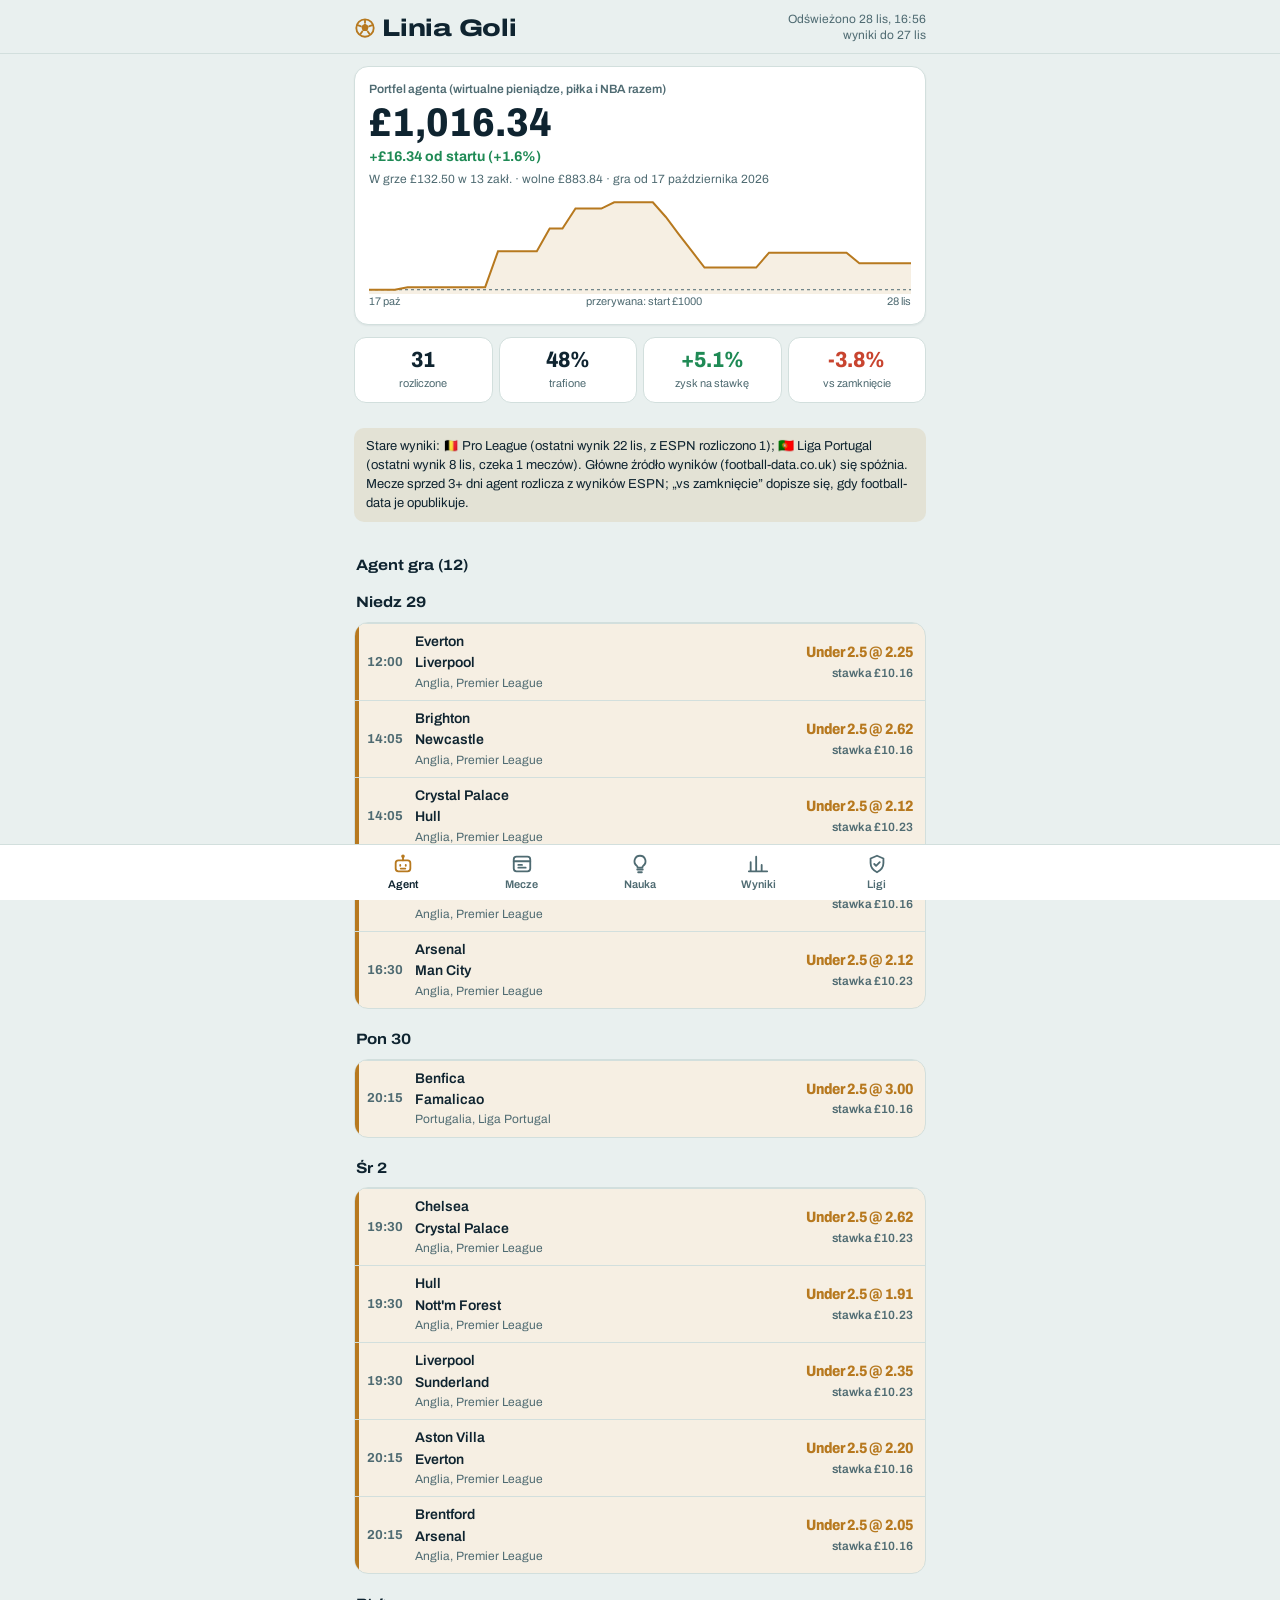
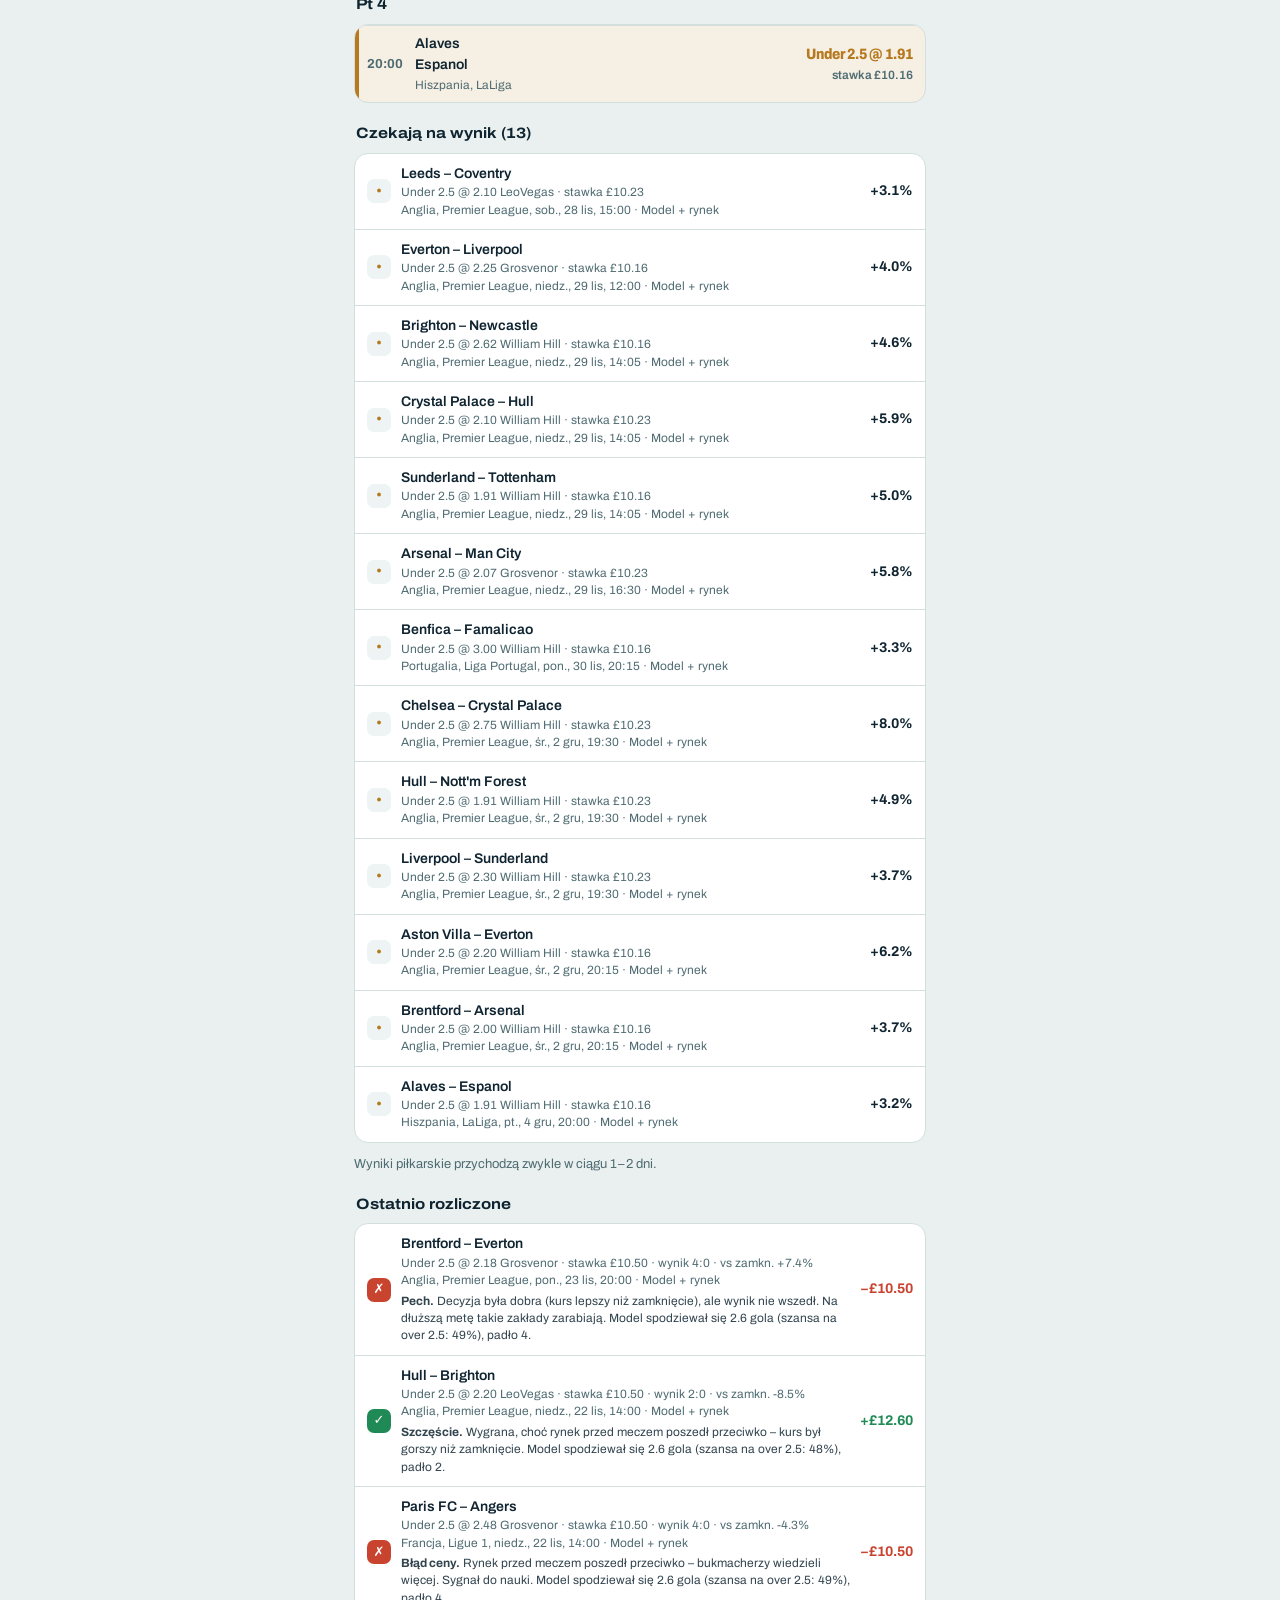
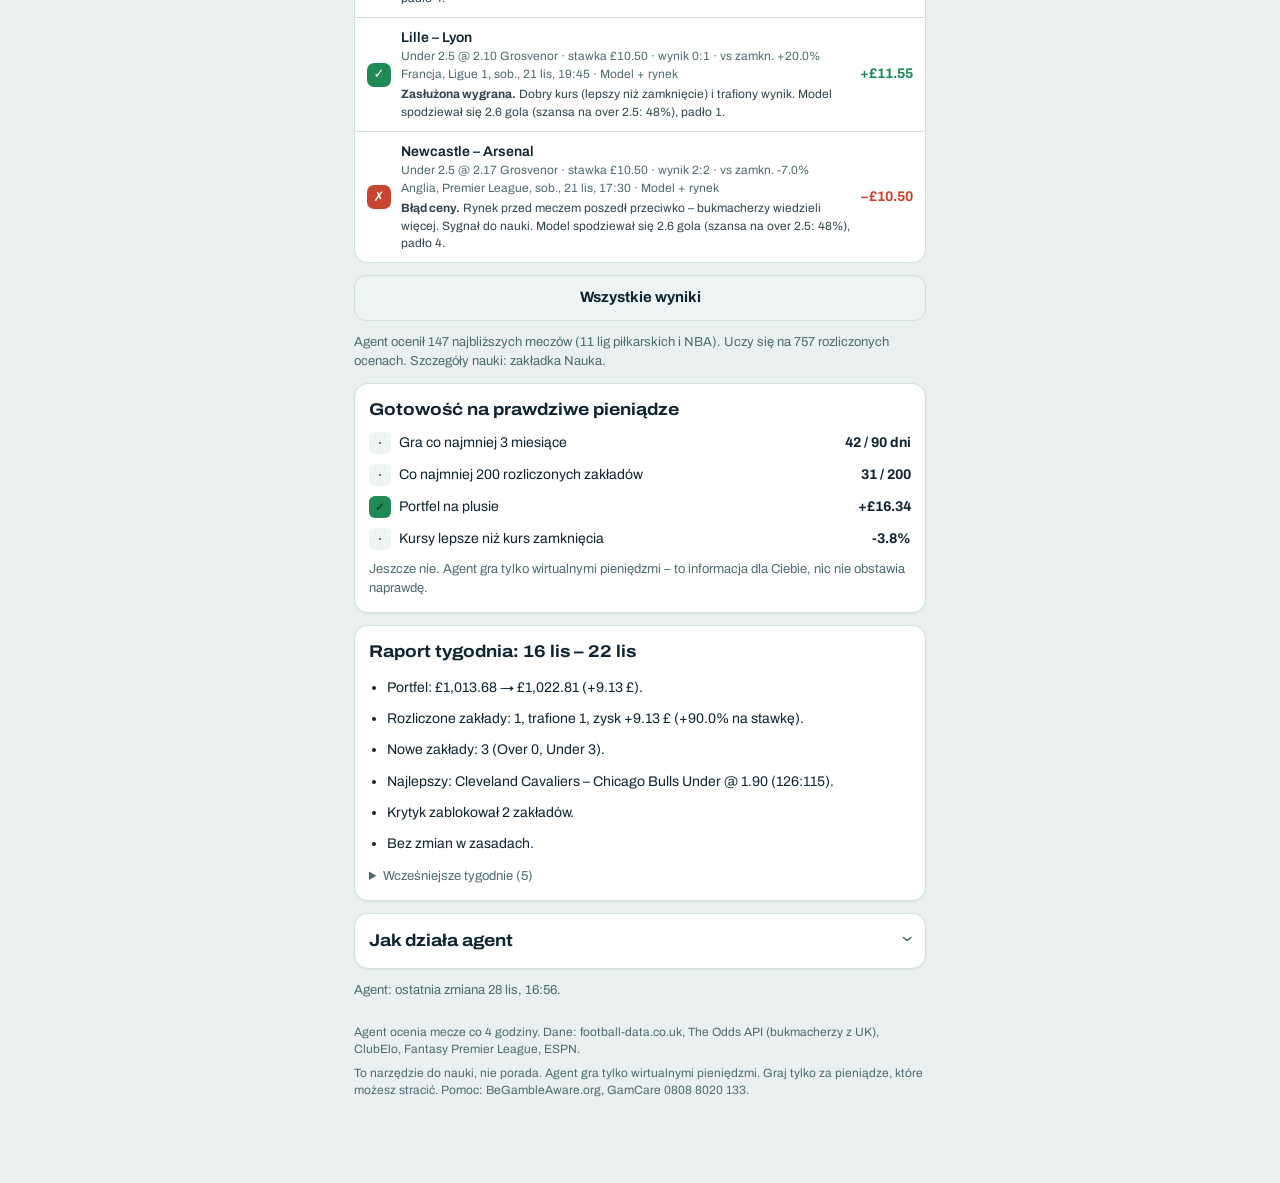
<file: gole/index.html>
<!doctype html>
<html lang="pl">
<head>
<meta charset="utf-8">
<meta name="viewport" content="width=device-width, initial-scale=1, viewport-fit=cover">
<title>Linia Goli</title>
<meta name="description" content="Agent, który sam obstawia wirtualnymi pieniędzmi i uczy się na swoich zakładach: gole over/under w 11 ligach piłkarskich i suma punktów w NBA.">
<meta name="theme-color" content="#0f2430">
<link rel="manifest" href="manifest.webmanifest">
<link rel="icon" href="icon-192.png">
<link rel="apple-touch-icon" href="icon-192.png">
<link rel="preconnect" href="https://fonts.googleapis.com">
<link rel="preconnect" href="https://fonts.gstatic.com" crossorigin>
<link rel="stylesheet" href="https://fonts.googleapis.com/css2?family=Archivo:wdth,wght@62..125,400..800&display=swap">
<style>
/* Linia Goli v3.1 — night-match sportsbook: deep teal-navy stadium, price tiles like a betting slip,
   gold marks value (a tip), green/red only for won/lost. Sentence case, one family (Archivo, width axis). */
:root {
  --bg: #0f2430;          /* stadium night */
  --surface: #16323f;     /* card */
  --raised: #1f4253;      /* tile, control */
  --line: #2a5164;
  --ink: #eaf2f1;
  --muted: #92b2b8;
  --gold: #f2b53a;        /* value */
  --gold-ink: #241800;
  --gold-soft: rgb(242 181 58 / .14);
  --win: #3fd08a;
  --loss: #ff7a6b;
  --draw: #9db0b6;
  --over: #f2b53a;
  --under: #6cc3e0;
  --nav: #0b1c26;
  --shadow: 0 1px 0 rgb(255 255 255 / .04) inset;
  --font: "Archivo", system-ui, -apple-system, "Segoe UI", Roboto, sans-serif;
  color-scheme: dark;
}
@media (prefers-color-scheme: light) {
  :root:not([data-theme="dark"]) {
    --bg: #e9f0ef; --surface: #ffffff; --raised: #eef4f3; --line: #d2dfdd; --ink: #0f2430; --muted: #4f6b72;
    --gold: #b7791f; --gold-ink: #ffffff; --gold-soft: rgb(183 121 31 / .12);
    --win: #1f8a55; --loss: #c8442f; --draw: #6c7f85; --over: #b7791f; --under: #1f7ea3; --nav: #ffffff;
    --shadow: 0 1px 2px rgb(15 36 48 / .06); color-scheme: light;
  }
}
:root[data-theme="light"] {
  --bg: #e9f0ef; --surface: #ffffff; --raised: #eef4f3; --line: #d2dfdd; --ink: #0f2430; --muted: #4f6b72;
  --gold: #b7791f; --gold-ink: #ffffff; --gold-soft: rgb(183 121 31 / .12);
  --win: #1f8a55; --loss: #c8442f; --draw: #6c7f85; --over: #b7791f; --under: #1f7ea3; --nav: #ffffff;
  --shadow: 0 1px 2px rgb(15 36 48 / .06); color-scheme: light;
}
* { box-sizing: border-box; }
html { -webkit-text-size-adjust: 100%; background: var(--bg); }
body { margin: 0; background: var(--bg); color: var(--ink); font: 400 15px/1.45 var(--font); font-stretch: 100%; -webkit-tap-highlight-color: transparent; }
button, select { font: inherit; color: inherit; }
button { cursor: pointer; }
:focus-visible { outline: 2px solid var(--gold); outline-offset: 2px; }
[hidden] { display: none !important; }
.num { font-variant-numeric: tabular-nums; }
.wrap { max-width: 600px; margin: 0 auto; padding-left: max(14px, env(safe-area-inset-left, 0px)); padding-right: max(14px, env(safe-area-inset-right, 0px)); }

/* top bar */
.top { position: sticky; top: 0; z-index: 6; background: var(--bg); padding-top: env(safe-area-inset-top, 0px); border-bottom: 1px solid var(--line); }
.top .wrap { display: grid; gap: 10px; padding-block: 12px 10px; }
.brand { display: flex; align-items: center; justify-content: space-between; gap: 12px; }
.brand h1 { margin: 0; font-size: 24px; line-height: 1; font-weight: 800; font-stretch: 125%; letter-spacing: -.01em; }
.brand h1 svg { width: 22px; height: 22px; vertical-align: -3px; margin-right: 6px; color: var(--gold); }
.fresh { font-size: 12px; color: var(--muted); text-align: right; line-height: 1.3; }
.filters { display: flex; gap: 6px; overflow-x: auto; scrollbar-width: none; margin-inline: -14px; padding-inline: 14px; }
.filters::-webkit-scrollbar { display: none; }
.chip { flex: none; display: inline-flex; align-items: center; gap: 6px; border: 1px solid var(--line); background: var(--surface); border-radius: 999px; padding: 6px 12px; font-size: 14px; font-weight: 600; white-space: nowrap; }
.chip[aria-pressed="true"] { background: var(--ink); color: var(--bg); border-color: var(--ink); }
.chip .n { font-size: 12px; font-weight: 700; color: var(--gold); }
.chip[aria-pressed="true"] .n { color: inherit; opacity: .7; }
.lpick { position: relative; flex: none; }
.lpick select { appearance: none; -webkit-appearance: none; border: 1px solid var(--line); background: var(--surface); border-radius: 999px; padding: 6px 30px 6px 12px; font-size: 14px; font-weight: 600; max-width: 62vw; text-overflow: ellipsis; }
.lpick select.on { background: var(--ink); color: var(--bg); border-color: var(--ink); }
.lpick::after { content: ""; position: absolute; right: 12px; top: 50%; width: 7px; height: 7px; border: solid currentColor; border-width: 0 2px 2px 0; transform: translateY(-70%) rotate(45deg); pointer-events: none; color: var(--muted); }
.mkt { display: grid; grid-template-columns: repeat(4, 1fr); background: var(--surface); border: 1px solid var(--line); border-radius: 12px; padding: 3px; gap: 3px; }
.mkt button { border: 0; background: none; border-radius: 9px; padding: 6px 2px; font-size: 14px; font-weight: 600; color: var(--muted); }
.mkt button[aria-pressed="true"] { background: var(--raised); color: var(--ink); box-shadow: var(--shadow); }
.mkt button small { font-weight: 500; font-size: 11px; display: block; line-height: 1.1; }

/* content */
main .wrap { padding-block: 12px 20px; display: grid; gap: 12px; }
.note { font-size: 13px; color: var(--muted); margin: 0; }
.hstrip { display: flex; gap: 2px; margin: 8px 0 4px; }
.hstrip i { flex: 1; height: 18px; border-radius: 2px; background: var(--win); }
.hstrip i.bad { background: var(--loss); }
.hstrip i.mid { background: var(--gold); }
.wrep li { margin: 3px 0; }
.warn { font-size: 13px; background: var(--gold-soft); border-radius: 10px; padding: 9px 12px; }
.day { font-size: 15px; font-weight: 700; margin: 8px 2px -4px; font-stretch: 112%; }
.day:first-letter { text-transform: uppercase; }
.list { display: grid; gap: 8px; }
.empty { background: var(--surface); border: 1px dashed var(--line); border-radius: 14px; padding: 22px 16px; text-align: center; color: var(--muted); }

/* event card: the betting-slip row */
.ev { display: grid; gap: 10px; width: 100%; text-align: left; background: var(--surface); border: 1px solid var(--line); border-radius: 14px; padding: 11px 12px 12px; box-shadow: var(--shadow); }
.ev:active { transform: scale(.995); }
.ev-top { display: flex; justify-content: space-between; gap: 10px; font-size: 12px; color: var(--muted); }
.ev-top .lg { min-width: 0; overflow: hidden; text-overflow: ellipsis; white-space: nowrap; }
.ev-top .tm { font-weight: 700; color: var(--ink); flex: none; }
.ev-teams { display: grid; gap: 2px; }
.ev-teams div { display: flex; justify-content: space-between; gap: 10px; font-size: 16px; font-weight: 600; }
.ev-teams div span:first-child { min-width: 0; overflow: hidden; text-overflow: ellipsis; white-space: nowrap; }
.ev-teams small { font-size: 12px; font-weight: 500; color: var(--muted); flex: none; }
.tiles { display: grid; gap: 6px; }
.tiles.t3 { grid-template-columns: repeat(3, 1fr); }
.tiles.t2 { grid-template-columns: repeat(2, 1fr); }
.pt { position: relative; display: grid; grid-template-columns: auto 1fr; align-items: baseline; gap: 0 8px; background: var(--raised); border: 1px solid transparent; border-radius: 10px; padding: 7px 10px 6px; }
.pt i { font-style: normal; font-size: 12px; font-weight: 700; color: var(--muted); }
.pt b { justify-self: end; font-size: 18px; font-weight: 800; font-stretch: 88%; line-height: 1.1; }
.pt small { grid-column: 1 / -1; justify-self: end; font-size: 12px; color: var(--muted); line-height: 1.2; }
.pt.fav b { color: var(--ink); }
.pt:not(.fav) b { color: var(--muted); }
.pt.val { border-color: var(--gold); background: var(--gold-soft); }
.pt.val b { color: var(--gold); }
.pt.val::after { content: "typ"; position: absolute; top: -8px; left: 8px; background: var(--gold); color: var(--gold-ink); font-size: 10px; font-weight: 800; padding: 1px 6px; border-radius: 6px; }
.slip { display: flex; flex-wrap: wrap; align-items: baseline; gap: 4px 8px; font-size: 13px; border-top: 1px dashed var(--line); padding-top: 8px; }
.slip b { font-weight: 700; }
.slip .px { color: var(--gold); font-weight: 800; font-size: 15px; }
.slip .dry { color: var(--muted); }
.slip .e { margin-left: auto; font-weight: 700; color: var(--gold); }
.slip .e.dry { color: var(--muted); }

/* grade badges */
.g { display: inline-block; font-size: 11px; font-weight: 700; padding: 2px 7px; border-radius: 6px; white-space: nowrap; vertical-align: 1px; }
.g.ok { background: rgb(63 208 138 / .16); color: var(--win); }
.g.watch { background: var(--gold-soft); color: var(--gold); }
.g.no, .g.off { background: rgb(255 122 107 / .14); color: var(--loss); }
.g.few, .g.none { background: var(--raised); color: var(--muted); }

/* generic cards, tables */
.card { background: var(--surface); border: 1px solid var(--line); border-radius: 14px; padding: 14px; display: grid; gap: 10px; box-shadow: var(--shadow); }
.card h3 { margin: 0; font-size: 17px; font-weight: 700; font-stretch: 112%; }
.explain p { margin: 0; font-size: 14px; }
.kv { display: grid; grid-template-columns: 1fr auto; gap: 4px 12px; font-size: 14px; margin: 0; }
.kv dt { color: var(--muted); } .kv dd { margin: 0; font-weight: 600; text-align: right; }
table { width: 100%; border-collapse: collapse; font-size: 14px; }
th, td { padding: 7px 6px; border-bottom: 1px solid var(--line); text-align: right; white-space: nowrap; }
tbody tr:last-child td { border-bottom: 0; }
th:first-child, td:first-child { text-align: left; white-space: normal; }
th { font-size: 12px; font-weight: 600; color: var(--muted); }
.scroll { overflow-x: auto; background: var(--raised); border-radius: 10px; padding: 2px 8px; }
.card > .scroll { margin-inline: -2px; }
.sortable { cursor: pointer; } .sortable[aria-sort] { color: var(--ink); }
.lines small { display: block; font-size: 11px; color: var(--muted); font-weight: 500; }
.lines td.o { color: var(--over); font-weight: 700; } .lines td.u { color: var(--under); font-weight: 700; }
.lines tr.hl td { background: var(--gold-soft); }
.pos { color: var(--win) !important; } .neg { color: var(--loss) !important; }
.seg2 { display: inline-flex; background: var(--surface); border: 1px solid var(--line); border-radius: 12px; padding: 3px; gap: 3px; justify-self: start; }
.seg2 button { border: 0; background: none; border-radius: 9px; padding: 6px 12px; font-size: 14px; font-weight: 600; color: var(--muted); }
.seg2 button[aria-pressed="true"] { background: var(--raised); color: var(--ink); }
.stats { display: grid; grid-template-columns: repeat(4, 1fr); gap: 6px; }
.stats div { background: var(--surface); border: 1px solid var(--line); border-radius: 12px; padding: 10px 6px 8px; text-align: center; min-width: 0; }
.stats b { display: block; font-size: clamp(16px, 5.2vw, 22px); font-weight: 800; font-stretch: 88%; line-height: 1.1; }
.stats span { font-size: 11px; color: var(--muted); }
.jlist { display: grid; background: var(--surface); border: 1px solid var(--line); border-radius: 14px; overflow: hidden; }
.jrow { display: grid; grid-template-columns: 24px 1fr auto; gap: 10px; align-items: center; padding: 10px 12px; border-top: 1px solid var(--line); font-size: 14px; }
.jrow:first-child { border-top: 0; }
.jm { min-width: 0; display: grid; } .jm b { font-weight: 600; overflow: hidden; text-overflow: ellipsis; white-space: nowrap; }
.meta { font-size: 12px; color: var(--muted); }
.jst { width: 24px; height: 24px; border-radius: 7px; display: grid; place-items: center; font-weight: 800; font-size: 13px; color: #fff; background: var(--raised); }
.jst.open { color: var(--gold); }
.jst.won { background: var(--win); } .jst.lost { background: var(--loss); }
.jp { font-weight: 700; }
.rrow { display: grid; grid-template-columns: 1fr auto; gap: 2px 10px; padding: 10px 12px; border-top: 1px solid var(--line); font-size: 14px; }
.rrow:first-child { border-top: 0; }
.rrow .sc { font-size: 20px; font-weight: 800; font-stretch: 88%; text-align: right; }
.rrow .meta { grid-column: 1 / -1; }
.hit { font-weight: 800; } .hit.y { color: var(--win); } .hit.n { color: var(--loss); }
.cal { display: grid; grid-template-columns: repeat(10, 1fr); gap: 4px; align-items: end; height: 120px; }
.cal div { position: relative; height: 100%; display: grid; align-items: end; }
.cal i { display: block; background: var(--under); border-radius: 3px 3px 0 0; min-height: 2px; }
.cal b { position: absolute; left: 0; right: 0; height: 2px; background: var(--gold); }
.cal-x { display: grid; grid-template-columns: repeat(10, 1fr); text-align: center; font-size: 10px; color: var(--muted); }
.lc-head { display: flex; justify-content: space-between; gap: 8px; align-items: center; flex-wrap: wrap; }
.legend-g { display: grid; gap: 6px; font-size: 13px; }
.legend-g div { display: grid; grid-template-columns: 108px 1fr; gap: 8px; align-items: start; }
footer .wrap { padding-block: 4px calc(84px + env(safe-area-inset-bottom, 0px)); font-size: 12px; color: var(--muted); display: grid; gap: 6px; }

/* bottom navigation */
.nav { position: fixed; left: 0; right: 0; bottom: 0; z-index: 8; background: var(--nav); border-top: 1px solid var(--line); padding-bottom: env(safe-area-inset-bottom, 0px); }
.nav .wrap { display: grid; grid-template-columns: repeat(5, 1fr); padding-inline: 4px; }
.nav button { border: 0; background: none; display: grid; justify-items: center; gap: 2px; padding: 8px 0 7px; font-size: 11px; font-weight: 600; color: var(--muted); }
.nav svg { width: 22px; height: 22px; }
.nav button[aria-selected="true"] { color: var(--ink); }
.nav button[aria-selected="true"] svg { color: var(--gold); }

/* match sheet */
.scrim { position: fixed; inset: 0; background: rgb(3 10 14 / .6); z-index: 20; }
.sheet { position: fixed; left: 0; right: 0; bottom: 0; z-index: 21; max-height: 92%; overflow-y: auto; background: var(--bg); border-radius: 20px 20px 0 0; padding-bottom: env(safe-area-inset-bottom, 0px); overscroll-behavior: contain; }
.sheet-head { position: sticky; top: 0; z-index: 2; background: var(--surface); border-bottom: 1px solid var(--line); border-radius: 20px 20px 0 0; }
.sheet-head .wrap { padding-block: 8px 14px; display: grid; gap: 10px; }
.grab { width: 40px; height: 4px; border-radius: 2px; background: var(--line); margin: 0 auto 4px; }
.sheet-top { display: flex; justify-content: space-between; align-items: center; gap: 8px; font-size: 12px; color: var(--muted); }
.close { border: 1px solid var(--line); background: var(--raised); border-radius: 999px; padding: 5px 12px; font-size: 13px; font-weight: 600; }
.scoreline { display: grid; grid-template-columns: 1fr auto 1fr; gap: 10px; align-items: center; }
.scoreline .t { font-size: 19px; font-weight: 800; font-stretch: 112%; line-height: 1.15; }
.scoreline .t:last-child { text-align: right; }
.scoreline .t small { display: block; font-size: 12px; font-weight: 500; color: var(--muted); font-stretch: 100%; }
.scoreline .x { text-align: center; font-size: 26px; font-weight: 800; font-stretch: 88%; color: var(--gold); line-height: 1; }
.scoreline .x small { display: block; font-size: 11px; font-weight: 600; color: var(--muted); font-stretch: 100%; }
.sheet main .wrap { padding-block: 12px 24px; }
.dist { display: grid; grid-template-columns: repeat(8, 1fr); gap: 6px; align-items: end; height: 130px; }
.dist div { display: grid; grid-template-rows: auto 1fr auto; height: 100%; text-align: center; font-size: 11px; color: var(--muted); }
.dist .col { align-self: end; border-radius: 4px 4px 0 0; background: var(--under); min-height: 2px; }
.dist .col.o { background: var(--over); }
.dist b { font-weight: 700; color: var(--ink); font-size: 12px; }
.legend { display: flex; gap: 14px; font-size: 12px; color: var(--muted); }
.legend span::before { content: ""; display: inline-block; width: 10px; height: 10px; border-radius: 2px; margin-right: 5px; vertical-align: -1px; background: var(--c); }
.scores { display: flex; flex-wrap: wrap; gap: 6px; }
.scores span { background: var(--raised); border-radius: 8px; padding: 5px 9px; font-weight: 700; font-size: 14px; }
.scores small { color: var(--muted); font-weight: 500; margin-left: 4px; }
.form { display: grid; gap: 4px; }
.form-row { display: grid; grid-template-columns: 22px 1fr auto auto; gap: 8px; align-items: center; font-size: 13px; }
.res { width: 22px; height: 22px; border-radius: 6px; display: grid; place-items: center; font-weight: 800; font-size: 12px; color: #fff; }
.res.W { background: var(--win); } .res.D { background: var(--draw); } .res.L { background: var(--loss); }
.form-row .opp { min-width: 0; overflow: hidden; text-overflow: ellipsis; white-space: nowrap; }
.tot { font-size: 11px; font-weight: 700; padding: 2px 6px; border-radius: 5px; }
.tot.o { background: var(--gold-soft); color: var(--over); } .tot.u { background: rgb(108 195 224 / .15); color: var(--under); }
.two { display: grid; gap: 12px; }
@media (min-width: 560px) { .two { grid-template-columns: 1fr 1fr; } }
@media (prefers-reduced-motion: reduce) { * { transition: none !important; animation: none !important; } }

/* compact list: day chips, tips of the day, league groups with one-line rows */
.days { display: flex; gap: 6px; overflow-x: auto; scrollbar-width: none; margin-inline: -14px; padding: 0 14px 2px; }
.days::-webkit-scrollbar { display: none; }
.dchip { flex: none; display: grid; justify-items: center; min-width: 58px; white-space: nowrap; border: 1px solid var(--line); background: var(--surface); border-radius: 12px; padding: 6px 10px 5px; font-size: 14px; font-weight: 700; }
.dchip small { font-size: 11px; font-weight: 600; color: var(--muted); }
.dchip[aria-pressed="true"] { background: var(--ink); color: var(--bg); border-color: var(--ink); }
.dchip[aria-pressed="true"] small { color: inherit; opacity: .7; }
.tips { background: var(--surface); border: 1px solid var(--gold); border-radius: 14px; overflow: hidden; }
.tips-h { display: flex; justify-content: space-between; align-items: baseline; padding: 10px 12px 6px; }
.tips-h b { color: var(--gold); font-size: 15px; }
.trow { display: grid; grid-template-columns: 1fr auto; gap: 10px; align-items: center; width: 100%; text-align: left; border: 0; border-top: 1px solid var(--line); background: none; padding: 9px 12px; }
.trow.more { display: block; text-align: center; font-size: 13px; font-weight: 700; color: var(--gold); padding: 10px; }
.tl { min-width: 0; display: grid; } .tl b { font-size: 14px; font-weight: 600; overflow: hidden; text-overflow: ellipsis; white-space: nowrap; }
.tr { display: grid; grid-template-columns: auto auto; gap: 0 8px; justify-items: end; align-items: baseline; }
.tr .side { font-size: 13px; font-weight: 700; } .tr .odds { font-size: 18px; font-weight: 800; color: var(--gold); font-stretch: 88%; }
.tr .edge { grid-column: 1 / -1; font-size: 12px; font-weight: 700; color: var(--gold); } .tr .edge.dry { color: var(--muted); }
.lgrp { background: var(--surface); border: 1px solid var(--line); border-radius: 14px; overflow: hidden; }
.lgh { display: flex; justify-content: space-between; align-items: center; gap: 8px; padding: 9px 12px 7px; background: var(--raised); font-size: 13px; color: var(--muted); }
.lgh .ln { min-width: 0; overflow: hidden; text-overflow: ellipsis; white-space: nowrap; }
.lgh .ln b { color: var(--ink); font-weight: 700; }
.ok-l { color: var(--gold); font-weight: 800; }
.cols { display: grid; gap: 4px; text-align: center; font-size: 11px; font-weight: 700; flex: none; }
.cols.n3, .rpx.n3 { grid-template-columns: repeat(3, 52px); }
.cols.n2, .rpx.n2 { grid-template-columns: repeat(2, 66px); }
.row { display: grid; grid-template-columns: 40px 1fr auto; gap: 8px; align-items: center; width: 100%; text-align: left; border: 0; border-top: 1px solid var(--line); background: none; padding: 8px 12px; }
.lgh + .row { border-top: 0; }
.rtime { font-size: 13px; font-weight: 700; color: var(--muted); }
.rnames { min-width: 0; display: grid; gap: 1px; }
.rnames b { font-size: 14px; font-weight: 600; overflow: hidden; text-overflow: ellipsis; white-space: nowrap; }
.rpx { display: grid; gap: 4px; }
.px { position: relative; display: grid; justify-items: center; background: var(--raised); border: 1px solid transparent; border-radius: 9px; padding: 5px 2px 4px; font-size: 15px; font-weight: 800; font-stretch: 88%; line-height: 1.1; color: var(--muted); }
.px i { display: none; }
.px small { font-size: 11px; font-weight: 600; font-stretch: 100%; color: var(--muted); }
.px.fav { color: var(--ink); }
.px.val { border-color: var(--gold); background: var(--gold-soft); color: var(--gold); }
@media (max-width: 360px) { .cols.n3, .rpx.n3 { grid-template-columns: repeat(3, 46px); } .row { grid-template-columns: 34px 1fr auto; } }

/* worth-attention marking */
.wt { display: inline-block; justify-self: start; font-style: normal; font-size: 11px; font-weight: 700; padding: 1px 7px; border-radius: 6px; margin-top: 2px; }
.wt.w2 { background: var(--gold); color: var(--gold-ink); }
.wt.w1 { background: var(--raised); color: var(--muted); border: 1px dashed var(--line); }
.wt.w0 { background: none; color: var(--muted); border: 1px solid var(--line); }
.row.w2 { background: var(--gold-soft); box-shadow: inset 4px 0 0 var(--gold); }
.row.w1 { box-shadow: inset 4px 0 0 var(--line); }
.row.w0 .rnames b { font-weight: 500; color: var(--muted); }
.row.w0 .px.fav { color: var(--muted); }
.row.w0 .rtime { opacity: .8; }
.trow.w1 .odds { color: var(--muted); }
.tl .wt { margin: 0 0 3px; }
.seg2.show { display: grid; grid-template-columns: 1fr 1fr; justify-self: stretch; }
.legend-w { gap: 8px; }
.legend-w div { display: grid; grid-template-columns: 112px 1fr; gap: 8px; align-items: start; }
.legend-w .wt { margin-top: 1px; }

/* strong picks (high chance) */
.wt.s { background: var(--win); color: #062716; }
.tags { display: flex; flex-wrap: wrap; gap: 4px; margin-top: 3px; }
.tags .wt { margin: 0; }
.row.s { box-shadow: inset 4px 0 0 var(--win); background: rgb(63 208 138 / .08); }
.row.s.t2 { box-shadow: inset 4px 0 0 var(--win), inset 8px 0 0 var(--gold); }
.row.t2:not(.s) { box-shadow: inset 4px 0 0 var(--gold); background: var(--gold-soft); }
.px.sx { border-color: var(--win); color: var(--win); }
.px.sx small { color: var(--win); }
.sbox { border-color: var(--win); }
.sbox .tips-h b { color: var(--win); }
.tr .odds.sg { color: var(--win); }
.tr .edge.mute { color: var(--muted); font-weight: 600; }
.seg2.show { grid-template-columns: repeat(3, 1fr); }
.seg2.show small { display: block; font-size: 11px; color: var(--muted); font-weight: 600; }
.sbox .trow.more { color: var(--win); }
.seg2 button[aria-pressed="true"] small { color: inherit; opacity: .7; }

/* statistics verdict, analysis card, my bets */
.wt.s2 { background: var(--win); color: #062716; }
.wt.s1 { background: none; color: var(--win); border: 1px solid var(--win); }
.wt.mine { background: var(--ink); color: var(--bg); }
.row.s2 { box-shadow: inset 4px 0 0 var(--win); background: rgb(63 208 138 / .09); }
.row.s1 { box-shadow: inset 4px 0 0 rgb(63 208 138 / .45); }
.factors { display: grid; gap: 2px; }
.fac { display: grid; grid-template-columns: 22px 1fr auto; gap: 8px; align-items: center; padding: 7px 0; border-top: 1px solid var(--line); font-size: 14px; }
.fac:first-child { border-top: 0; }
.fac > span:nth-child(2) { display: grid; min-width: 0; }
.fac b { font-weight: 600; }
.fi { width: 22px; height: 22px; border-radius: 6px; display: grid; place-items: center; font-weight: 800; font-size: 12px; }
.fac.y .fi { background: var(--win); color: #062716; } .fac.n .fi { background: var(--loss); color: #fff; } .fac.z .fi { background: var(--raised); color: var(--muted); }
.fl { font-size: 12px; font-weight: 700; color: var(--muted); text-align: right; white-space: nowrap; }
.fl small { display: block; font-weight: 500; font-size: 11px; color: var(--muted); }
.fac.y .fl { color: var(--win); } .fac.n .fl { color: var(--loss); }
.btn { border: 0; background: var(--ink); color: var(--bg); border-radius: 12px; padding: 11px 14px; font-size: 15px; font-weight: 700; }
.btn.ghost { background: var(--raised); color: var(--ink); border: 1px solid var(--line); }
.btns { display: grid; grid-template-columns: 1fr 1fr; gap: 8px; }
.seg2.show2 { display: grid; grid-template-columns: 1fr 1fr; justify-self: stretch; }
.seg2.show4 { display: grid; grid-template-columns: repeat(4, 1fr); justify-self: stretch; }
.seg2.show4 button { padding: 6px 2px; font-size: 13px; }
.sides { display: grid; grid-auto-flow: column; grid-auto-columns: 1fr; gap: 6px; }
.sidebtn { border: 1px solid var(--line); background: var(--raised); border-radius: 10px; padding: 10px 4px; font-size: 15px; font-weight: 700; }
.sidebtn[aria-pressed="true"] { background: var(--win); border-color: var(--win); color: #062716; }
.inputs { display: grid; grid-template-columns: 1fr 1fr; gap: 8px; }
.inputs label { display: grid; gap: 4px; font-size: 12px; color: var(--muted); font-weight: 600; }
.inputs label.wide { grid-column: 1 / -1; }
.inputs input { width: 100%; border: 1px solid var(--line); background: var(--raised); color: var(--ink); border-radius: 10px; padding: 10px 12px; font: 600 16px var(--font); }
.mybets { display: grid; gap: 6px; }
.mybet { display: flex; justify-content: space-between; align-items: center; gap: 8px; background: var(--raised); border-radius: 10px; padding: 8px 10px; font-size: 14px; }
.del { border: 0; background: none; color: var(--muted); font-size: 20px; line-height: 1; padding: 2px 6px; }
.jrow:has(.del) { grid-template-columns: 24px 1fr auto auto; }
.note.err { color: var(--loss); }
.wt.inj { background: rgb(255 122 107 / .16); color: var(--loss); }
.inj-team { display: grid; gap: 6px; }
.inj-team h4 { margin: 4px 0 0; font-size: 15px; font-weight: 700; }
.inj-row { background: var(--raised); border-radius: 10px; padding: 8px 10px; display: grid; gap: 2px; }
.inj-row.key { box-shadow: inset 3px 0 0 var(--loss); }
.inj-top { display: flex; gap: 8px; align-items: center; flex-wrap: wrap; }
.inj-news { font-size: 12px; color: var(--ink); opacity: .8; }
.jrow.tap { cursor: pointer; }
.jrow.tap:active { background: var(--raised); }
.kt { font-size: 13px; font-weight: 700; color: var(--ink); }
.chev { font-style: normal; color: var(--muted); font-size: 20px; margin-left: 8px; vertical-align: -2px; }
.wt.live { background: var(--loss); color: #fff; }
.wt.live::before { content: ""; display: inline-block; width: 6px; height: 6px; border-radius: 50%; background: currentColor; margin-right: 5px; vertical-align: 1px; }
details.live > summary { list-style: none; cursor: pointer; display: flex; align-items: baseline; justify-content: space-between; gap: 10px; }
details.live > summary::-webkit-details-marker { display: none; }
details.live > summary::after { content: "›"; font-size: 22px; line-height: 1; color: var(--muted); transform: rotate(90deg); transition: transform .15s; }
details.live[open] > summary::after { transform: rotate(-90deg); }
details.live > summary .note { flex: 1; }
details.live[open] { gap: 12px; }
.lv-min { display: grid; gap: 6px; }
.lv-head { display: flex; justify-content: space-between; align-items: center; }
.lbl { font-size: 12px; color: var(--muted); font-weight: 600; }
.lv-step { display: inline-grid; grid-template-columns: 38px minmax(34px, auto) 38px; align-items: center; justify-items: center; background: var(--raised); border: 1px solid var(--line); border-radius: 10px; }
.lv-step button { border: 0; background: none; color: var(--ink); font: 700 18px var(--font); height: 36px; width: 38px; }
.lv-step b { font-size: 17px; font-variant-numeric: tabular-nums; }
.lv-min input[type=range] { width: 100%; accent-color: var(--gold); }
.lv-tbl { display: grid; grid-template-columns: minmax(0, 1fr) auto auto; gap: 6px 8px; align-items: center; }
.lv-tbl .nm { min-width: 0; overflow: hidden; text-overflow: ellipsis; white-space: nowrap; font-weight: 600; }
.lv-tbl .lbl { text-align: center; }
.lv-sec { display: grid; gap: 6px; }
.lv-sec h4 { margin: 2px 0 0; font-size: 14px; font-weight: 700; }
.lv-tiles { display: grid; grid-template-columns: repeat(3, 1fr); gap: 6px; }
.lv-tile { background: var(--raised); border-radius: 10px; padding: 7px 8px; display: grid; gap: 1px; min-width: 0; }
.lv-tile span { font-size: 12px; color: var(--muted); font-weight: 600; overflow: hidden; text-overflow: ellipsis; white-space: nowrap; }
.lv-tile b { font-size: 18px; font-variant-numeric: tabular-nums; }
.lv-tile small { font-size: 12px; color: var(--muted); font-variant-numeric: tabular-nums; }
.lv-tile.fav b { color: var(--gold); }

/* agent: wallet, balance chart, analysed matches, tactics, rules, change log */
.wallet { display: grid; gap: 4px; }
.wallet .big { font-size: clamp(30px, 10vw, 40px); font-weight: 800; font-stretch: 88%; line-height: 1; }
.wallet .sub { font-size: 14px; font-weight: 700; }
.chart svg { width: 100%; height: 96px; display: block; }
.chart .ln { fill: none; stroke: var(--gold); stroke-width: 2; vector-effect: non-scaling-stroke; }
.chart .ar { fill: var(--gold-soft); stroke: none; }
.chart .bs { stroke: var(--muted); stroke-width: 1; stroke-dasharray: 3 3; vector-effect: non-scaling-stroke; }
.chart-x { display: flex; justify-content: space-between; font-size: 11px; color: var(--muted); }
.arow { border-top: 1px solid var(--line); }
.arow:first-child { border-top: 0; }
.arow > summary { list-style: none; cursor: pointer; display: grid; grid-template-columns: 40px 1fr auto; gap: 8px; align-items: center; padding: 9px 12px; }
.arow > summary::-webkit-details-marker { display: none; }
.arow.bet > summary { background: var(--gold-soft); box-shadow: inset 4px 0 0 var(--gold); }
.arow .why { padding: 0 12px 11px 60px; display: grid; gap: 6px; font-size: 13px; }
.arow .why p { margin: 0; }
.adec { display: grid; justify-items: end; gap: 1px; text-align: right; }
.adec b { font-size: 15px; font-weight: 800; font-stretch: 88%; }
.adec small { font-size: 12px; color: var(--muted); font-weight: 600; }
.arow.bet .adec b { color: var(--gold); }
.chk { display: grid; grid-template-columns: 22px 1fr auto; gap: 8px; align-items: center; font-size: 14px; }
.chk .fi { width: 22px; height: 22px; }
.chk.y .fi { background: var(--win); color: #062716; } .chk.n .fi { background: var(--raised); color: var(--muted); }
.chg { display: grid; gap: 3px; padding: 10px 0; border-top: 1px solid var(--line); font-size: 14px; }
.chg:first-child { border-top: 0; padding-top: 0; }
.chg b { font-weight: 700; }
tr.act td { background: var(--gold-soft); }
tr.act td:first-child { box-shadow: inset 3px 0 0 var(--gold); }
.tdesc { display: grid; gap: 6px; font-size: 13px; }
.tdesc div { display: grid; grid-template-columns: 128px 1fr; gap: 8px; }
.tdesc b { font-weight: 700; }
.kv.rules { grid-template-columns: minmax(0, 1fr) minmax(0, 1fr); }
.row.arow2 .adec small { white-space: nowrap; }
.row.abet { background: var(--gold-soft); box-shadow: inset 4px 0 0 var(--gold); }
.row.abet .adec b { color: var(--gold); }
.lrow { width: 100%; text-align: left; border: 0; background: none; color: inherit; font: inherit; }
.lrow .jst.open { color: var(--gold); }
.srcs { display: grid; gap: 2px; }
.src { display: grid; gap: 1px; padding: 8px 0; border-top: 1px solid var(--line); }
.src:first-child { border-top: 0; padding-top: 0; }
.agbet { border-color: var(--gold); }
.agdec { display: grid; gap: 2px; }
.agdec b { font-size: 17px; font-weight: 800; }
.agbet .agdec b { color: var(--gold); }
.explain-p { margin: 0; font-size: 14px; }
.agcard p { margin: 0; }
details > summary.note { cursor: pointer; }
table.tt { font-size: 13px; } table.tt th, table.tt td { padding: 7px 4px; } table.tt td:first-child { min-width: 96px; }
.kv.rules dd { overflow-wrap: anywhere; }

/* skills (18.10.2026): skill list, critic, post-match verdicts, calibration, conclusions */
.skills { display: grid; }
.skill { border-top: 1px solid var(--line); padding: 9px 0; }
.skill:first-child { border-top: 0; padding-top: 0; }
.skill:last-child { padding-bottom: 0; }
.skill > summary { list-style: none; cursor: pointer; display: grid; grid-template-columns: minmax(0, 1fr) auto; gap: 2px 8px; align-items: baseline; }
.skill > summary::-webkit-details-marker { display: none; }
.skill > summary b { font-weight: 700; font-size: 15px; }
.skill .sk-cat { font-size: 12px; color: var(--muted); }
.skill .sk-st { grid-column: 1 / -1; font-size: 12px; color: var(--ink); opacity: .8; }
.skill p { margin: 6px 0 0; font-size: 13px; color: var(--muted); }
.g.new { background: var(--gold); color: var(--gold-ink); }
.lesson { font-size: 12px; color: var(--ink); opacity: .85; margin-top: 3px; white-space: normal; }
.lesson b { font-weight: 700; }
.ins { margin: 0; padding-left: 18px; display: grid; gap: 5px; font-size: 14px; }
.adec small.crit, .agdec .crit { color: var(--loss); }
.pmc { display: flex; flex-wrap: wrap; gap: 6px; }
.pmc span { background: var(--raised); border-radius: 8px; padding: 4px 9px; font-size: 13px; font-weight: 600; }
.pmc span b { margin-left: 4px; }
.cr-off td:first-child { opacity: .7; }
</style>
</head>
<body>
<header class="top">
  <div class="wrap">
    <div class="brand">
      <h1><svg viewBox="0 0 24 24" fill="none" stroke="currentColor" stroke-width="2" aria-hidden="true"><circle cx="12" cy="12" r="9.5"/><path d="M12 7.2l4.2 3-1.6 5h-5.2l-1.6-5z" fill="currentColor" stroke="none"/><path d="M12 2.5v4.7M16.2 10.2l4.6-1.5M14.6 15.2l2.8 3.9M9.4 15.2l-2.8 3.9M7.8 10.2L3.2 8.7"/></svg>Linia Goli</h1>
      <div class="fresh num" id="fresh">Ładowanie…</div>
    </div>
    <div class="filters" id="filters" role="group" aria-label="Ligi"></div>
    <div class="mkt" id="lines" role="group" aria-label="Rynek"></div>
  </div>
</header>

<main><div class="wrap" id="view"></div></main>

<footer><div class="wrap">
  <div>Agent ocenia mecze co 4 godziny. Dane: football-data.co.uk, The Odds API (bukmacherzy z UK), ClubElo, Fantasy Premier League, ESPN.</div>
  <div>To narzędzie do nauki, nie porada. Agent gra tylko wirtualnymi pieniędzmi. Graj tylko za pieniądze, które możesz stracić. Pomoc: BeGambleAware.org, GamCare 0808 8020 133.</div>
</div></footer>

<nav class="nav" aria-label="Widok"><div class="wrap" role="tablist">
  <button role="tab" data-tab="agent" aria-selected="false"><svg viewBox="0 0 24 24" fill="none" stroke="currentColor" stroke-width="2" stroke-linecap="round" stroke-linejoin="round"><rect x="4" y="8" width="16" height="12" rx="3"/><path d="M12 8V4M9 13v1M15 13v1M9.5 17h5"/><circle cx="12" cy="3.5" r="1" fill="currentColor"/></svg>Agent</button>
  <button role="tab" data-tab="mecze" aria-selected="false"><svg viewBox="0 0 24 24" fill="none" stroke="currentColor" stroke-width="2" stroke-linecap="round"><rect x="3" y="4" width="18" height="16" rx="3"/><path d="M3 9h18M8 13h4M8 16h8"/></svg>Mecze</button>
  <button role="tab" data-tab="nauka" aria-selected="false"><svg viewBox="0 0 24 24" fill="none" stroke="currentColor" stroke-width="2" stroke-linecap="round" stroke-linejoin="round"><path d="M9 18h6M10 21h4"/><path d="M12 3a6 6 0 00-3.6 10.8c.6.5 1 1.2 1 2V16h5.2v-.2c0-.8.4-1.5 1-2A6 6 0 0012 3z"/></svg>Nauka</button>
  <button role="tab" data-tab="wyniki" aria-selected="false"><svg viewBox="0 0 24 24" fill="none" stroke="currentColor" stroke-width="2" stroke-linecap="round" stroke-linejoin="round"><path d="M4 20V10M10 20V4M16 20v-7M22 20H2"/></svg>Wyniki</button>
  <button role="tab" data-tab="ligi" aria-selected="false"><svg viewBox="0 0 24 24" fill="none" stroke="currentColor" stroke-width="2" stroke-linecap="round" stroke-linejoin="round"><path d="M12 3l7 3v5c0 5-3 8-7 10-4-2-7-5-7-10V6z"/><path d="M9 12l2 2 4-4"/></svg>Ligi</button>
</div></nav>

<div class="scrim" id="scrim" hidden></div>
<section class="sheet" id="sheet" hidden role="dialog" aria-modal="true" aria-labelledby="sheet-title"></section>

<script>
(() => {
  const MARKETS = ["1X2", "1.5", "2.5", "3.5"];
  const FLAG = { Anglia: "🏴󠁧󠁢󠁥󠁮󠁧󠁿", Szkocja: "🏴󠁧󠁢󠁳󠁣󠁴󠁿", Niemcy: "🇩🇪", Włochy: "🇮🇹", Hiszpania: "🇪🇸", Francja: "🇫🇷", Holandia: "🇳🇱", Belgia: "🇧🇪",
    Portugalia: "🇵🇹", Turcja: "🇹🇷", Grecja: "🇬🇷", Argentyna: "🇦🇷", Austria: "🇦🇹", Brazylia: "🇧🇷", Chiny: "🇨🇳", Dania: "🇩🇰", Finlandia: "🇫🇮",
    Irlandia: "🇮🇪", Japonia: "🇯🇵", Meksyk: "🇲🇽", Norwegia: "🇳🇴", Polska: "🇵🇱", Rumunia: "🇷🇴", Rosja: "🇷🇺", Szwecja: "🇸🇪", Szwajcaria: "🇨🇭", USA: "🇺🇸" };
  const GRADE = { ok: "Sprawdzona", watch: "Obiecująca", no: "Nie bije rynku", few: "Za mało danych", off: "Wyłączona" };
  const GRADE_HELP = {
    ok: "W teście na meczach, których model nie widział, typy zarabiały i miały kurs lepszy niż uczciwy kurs zamknięcia (Pinnacle bez marży).",
    watch: "Kurs lepszy niż uczciwe zamknięcie albo zysk na dużej próbie, ale nie jedno i drugie. Obserwuj dziennik.",
    no: "W teście typy nie pokonały rynku. Typy są tylko na sucho.",
    few: "Za mało zakładów w teście, żeby coś ocenić.",
    off: "Bezpiecznik: w dzienniku typy przegrywały z kursem zamknięcia, więc liga jest wyłączona.",
  };
  const st = { agent: null, asp: "all", mview: "all", lsel: null, data: null, journal: null, preds: null, predsLoading: false, league: "ALL", line: "1X2", tab: "agent", jstrat: "model", sortKey: "pts", sortDir: -1, day: "ALL", show: "all", jview: "mine", sheet: null, form: null, lastBook: "" };
  try {
    const s = JSON.parse(localStorage.getItem("linia-goli-3") || "{}");
    if (MARKETS.includes(s.line)) st.line = s.line;
    // the page always opens on all leagues and all days; the chosen market is remembered
    const OLD = { matches: "mecze", journal: "agent", report: "wyniki", leagues: "ligi", teams: "ligi" };
    const t0 = OLD[s.tab] || s.tab;
    if (["agent", "mecze", "nauka", "wyniki", "ligi"].includes(t0)) st.tab = t0;
    if (["all", "pilka", "nba"].includes(s.asp)) st.asp = s.asp;
    if (["bets", "all"].includes(s.mview)) st.mview = s.mview;
    if (s.jstrat === "model" || s.jstrat === "market") st.jstrat = s.jstrat;
    if (["all", "strong", "tips"].includes(s.show)) st.show = s.show;
    if (s.jview === "model" || s.jview === "mine") st.jview = s.jview;
  } catch (e) {}
  const save = () => { try { localStorage.setItem("linia-goli-3", JSON.stringify({ line: st.line, league: st.league, tab: st.tab, jstrat: st.jstrat, show: st.show, jview: st.jview, asp: st.asp, mview: st.mview })); } catch (e) {} };

  const $ = (id) => document.getElementById(id);
  const esc = (s) => String(s ?? "").replace(/[&<>"]/g, (c) => ({ "&": "&amp;", "<": "&lt;", ">": "&gt;", '"': "&quot;" }[c]));
  const pct = (p) => p == null ? "—" : Math.round(p * 100) + "%";
  const pct1 = (p) => p == null ? "—" : (p > 0 ? "+" : "") + (p * 100).toFixed(1) + "%";
  const fairOdd = (p) => p > 0.001 ? (1 / p).toFixed(2) : "—";
  const odd = (o) => o ? Number(o).toFixed(2) : "—";
  const dayFmt = new Intl.DateTimeFormat("pl-PL", { weekday: "long", day: "numeric", month: "long" });
  const shortFmt = new Intl.DateTimeFormat("pl-PL", { day: "numeric", month: "short" });
  const longFmt = new Intl.DateTimeFormat("pl-PL", { day: "numeric", month: "long", year: "numeric" });
  const stampFmt = new Intl.DateTimeFormat("pl-PL", { day: "numeric", month: "short", hour: "2-digit", minute: "2-digit" });
  const timeFmt = new Intl.DateTimeFormat("pl-PL", { hour: "2-digit", minute: "2-digit" });
  const d = (iso) => new Date(iso + "T12:00:00");
  const isX = () => st.line === "1X2";
  const mkKey = () => isX() ? "x" : "ou";
  const L_ = (code) => st.data.leagues.find((L) => L.code === code);
  const flag = (L) => FLAG[L.country] || "";
  const lname = (L) => `${L.country}, ${L.name}`;
  const nm = (L, n) => (L && L.names && L.names[n]) || n;
  const gradeOf = (L, mk) => L.grade && L.grade[mk || mkKey()];
  const good = (g) => g === "ok" || g === "watch";
  const badge = (g) => g ? `<span class="g ${g}">${GRADE[g]}</span>` : `<span class="g none">Bez testu</span>`;
  const localTime = (f) => { try { return timeFmt.format(new Date(f.ko)); } catch (e) { return f.time || ""; } };
  const localDate = (f) => { try { const k = new Date(f.ko); return `${k.getFullYear()}-${String(k.getMonth() + 1).padStart(2, "0")}-${String(k.getDate()).padStart(2, "0")}`; } catch (e) { return f.date; } };

  function leaguesInView() {
    const ls = st.data.leagues;
    if (st.league === "ALL") return ls;
    if (st.league === "BEST") return ls.filter((L) => good(gradeOf(L)));
    return ls.filter((L) => L.code === st.league);
  }

  // ---------------------------------------------------------------- header
  function renderHeader() {
    const last = st.data.leagues.map((L) => L.last_result).filter(Boolean).sort().pop();
    $("fresh").innerHTML = `Odświeżono ${esc(stampFmt.format(new Date(st.data.generated)))}<br>wyniki do ${last ? esc(shortFmt.format(d(last))) : "—"}`;
    const nBest = st.data.leagues.filter((L) => good(gradeOf(L))).length;
    const one = st.league !== "ALL" && st.league !== "BEST";
    const byCountry = {};
    for (const L of st.data.leagues) (byCountry[L.country] = byCountry[L.country] || []).push(L);
    const sel = `<label class="lpick"><span hidden>Liga</span><select id="lsel" class="${one ? "on" : ""}" aria-label="Wybierz ligę">
      <option value="">${one ? "Wszystkie ligi" : "Wybierz ligę"}</option>
      ${Object.keys(byCountry).sort((a, b) => a.localeCompare(b, "pl")).map((c) => `<optgroup label="${esc((FLAG[c] || "") + " " + c)}">${byCountry[c].map((L) =>
        `<option value="${L.code}" ${L.code === st.league ? "selected" : ""}>${esc(flag(L) + " " + L.name)}${good(gradeOf(L)) ? " ✓" : ""}</option>`).join("")}</optgroup>`).join("")}
    </select></label>`;
    $("filters").innerHTML =
      `<button class="chip" data-league="ALL" aria-pressed="${st.league === "ALL"}">Wszystkie</button>` +
      sel;
    $("lines").innerHTML = MARKETS.map((l) => `<button data-line="${l}" aria-pressed="${l === st.line}">${l === "1X2" ? "1X2" : "Gole " + l}</button>`).join("");
    document.querySelectorAll(".nav [data-tab]").forEach((t) => t.setAttribute("aria-selected", String(t.dataset.tab === st.tab)));
    $("filters").hidden = $("lines").hidden = true;   // the agent decides the market (goals 2.5); views carry their own filters
  }

  // ---------------------------------------------------------------- matches
  function bestTip(f, mk) {
    const m = f.tips && f.tips[`model_${mk}`], k = f.tips && f.tips[`market_${mk}`];
    return m || k ? { t: m || k, strat: m ? "model" : "market" } : null;
  }

  // tiles show the statistics model alone (goals, shots on target, recent form), no bookmaker input
  function probs(f) {
    if (isX()) return (f.stats && f.stats.px) || f.x12;
    const o = st.line === "2.5" && f.stats && f.stats.po != null ? f.stats.po : f.over[st.line];
    return [o, 1 - o];
  }
  function tipOf(f) {
    return (isX() || st.line === "2.5") ? bestTip(f, mkKey()) : null;
  }
  function tipLevel(f, L) {
    const tip = tipOf(f);
    if (!tip) return 0;
    return tip.strat === "model" && good(gradeOf(L)) ? 2 : 1;
  }
  const sideName = (i, line) => isX() ? ["1", "X", "2"][i] : [`Over ${line || st.line}`, `Under ${line || st.line}`][i];
  const SIDE_TEAM = ["gospodarze", "remis", "goście"];

  // statistics verdict: 1X2 and goals 2.5 from the engine; 1.5 / 3.5 lines by model probability only
  const HIGH = { "1.5": 0.82, "3.5": 0.80 };
  function verdict(f) {
    if (isX()) return f.stats ? f.stats.x : null;
    if (st.line === "2.5") return f.stats ? f.stats.ou : null;
    const p = probs(f), i = p.indexOf(Math.max(...p));
    return p[i] >= HIGH[st.line] ? { side: i, level: 2, agree: 1, against: 0, n: 1, simple: true } : { side: i, level: 0 };
  }
  const LEVEL = { 2: "Warte uwagi", 1: "Możliwe" };
  function bestPrice(f, i) {
    const mk = isX() ? "x" : st.line === "2.5" ? "ou" : null;
    const b = mk && f.best && f.best[mk] && f.best[mk][i];
    return b ? { odds: b[0], book: b[1] } : null;
  }

  function matchRow(f, L) {
    const v = verdict(f), lv = v ? v.level : 0, tl = tipLevel(f, L), tip = tipOf(f);
    const p = probs(f);
    const mx = p.indexOf(Math.max(...p));
    const labels = isX() ? ["1", "X", "2"] : ["O", "U"];
    const mine = myBetsFor(f.id).length;
    const tags = (new Date(f.ko).getTime() <= Date.now() ? `<em class="wt live">Trwa</em>` : "") +
      (lv ? `<em class="wt s${lv}">${LEVEL[lv]}: ${esc(sideName(v.side))}</em>` : "") +
      (tl && st.show === "tips" ? `<em class="wt w${tl}">${tl === 2 ? "Kurs z przewagą" : "Przewaga na sucho"}</em>` : "") +
      (mine ? `<em class="wt mine">Obstawiony</em>` : "") +
      (f.abs && (f.abs[0] || f.abs[1]) ? `<em class="wt inj">Braki kluczowych: ${f.abs[0]} – ${f.abs[1]}</em>` : "");
    return `<button class="row ${lv ? "s" + lv : "w0"}" data-id="${esc(f.id)}">
      <span class="rtime num">${esc(localTime(f))}</span>
      <span class="rnames"><b>${esc(nm(L, f.home))}</b><b>${esc(nm(L, f.away))}</b>${tags ? `<span class="tags">${tags}</span>` : ""}</span>
      <span class="rpx ${isX() ? "n3" : "n2"}">${p.map((x, i) => `<span class="px num ${i === mx ? "fav" : ""} ${lv && i === v.side ? "sx" : ""} ${st.show === "tips" && tip && tip.t.side === i ? "val" : ""}"><i>${labels[i]}</i>${fairOdd(x)}<small>${pct(x)}</small></span>`).join("")}</span>
    </button>`;
  }

  const kickoff = (ko, date) => { try { const k = new Date(ko); return `${new Intl.DateTimeFormat("pl-PL", { weekday: "short", day: "numeric", month: "short" }).format(k)}, ${timeFmt.format(k)}`; } catch (e) { return date || ""; } };
  const fixtureById = (id) => { const L = st.data && L_(String(id).split("|")[0]); return L && L.fixtures.find((x) => x.id === id) ? id : null; };
  const when = (f, withDay) => withDay ? `${dayLabel(localDate(f), isoDay(new Date()), isoDay(new Date(Date.now() + 864e5)))} ${localTime(f)}` : localTime(f);
  function worthRow(f, L, withDay) {
    const v = verdict(f), p = v.p != null ? v.p : probs(f)[v.side], bp = bestPrice(f, v.side);
    const why = v.simple ? `model ${pct(p)}` : `${v.agree} z ${v.n} statystyk za${v.against ? `, ${v.against} przeciw` : ""}`;
    return `<button class="trow" data-id="${esc(f.id)}">
      <span class="tl"><em class="wt s${v.level}">${LEVEL[v.level]}</em><b>${esc(nm(L, f.home))} – ${esc(nm(L, f.away))}</b><span class="meta">${esc(when(f, withDay))}, ${esc(flag(L) + " " + L.name)}, ${esc(why)}${bp ? `, kurs ${odd(bp.odds)} (${esc(bp.book)})` : ""}</span></span>
      <span class="tr num"><span class="side">${esc(sideName(v.side))}</span><span class="odds sg">${pct(p)}</span></span>
    </button>`;
  }

  function tipRow(f, L, withDay) {
    const tip = tipOf(f), t = tip.t, tl = tipLevel(f, L);
    return `<button class="trow w${tl}" data-id="${esc(f.id)}">
      <span class="tl"><b>${esc(nm(L, f.home))} – ${esc(nm(L, f.away))}</b><span class="meta">${esc(when(f, withDay))}, ${esc(flag(L) + " " + L.name)}, ${esc(t.book)}${t.user_book ? " ★" : ""}${tl === 2 ? "" : ", na sucho"}</span></span>
      <span class="tr num"><span class="side">${esc(sideName(t.side, "2.5"))}</span><span class="odds">${odd(t.odds)}</span><span class="edge ${tl === 2 ? "" : "dry"}">${pct1(t.edge)}</span></span>
    </button>`;
  }

  function errorsNote() {
    const e = st.data.errors || [];
    return e.length ? `<div class="warn">Część danych nie pobrała się przy ostatniej aktualizacji (${e.length}). Spróbuje ponownie przy następnej.</div>` : "";
  }
  const isoDay = (x) => `${x.getFullYear()}-${String(x.getMonth() + 1).padStart(2, "0")}-${String(x.getDate()).padStart(2, "0")}`;
  function dayLabel(iso, today, tomorrow) {
    if (iso === today) return "Dziś";
    if (iso === tomorrow) return "Jutro";
    const x = d(iso);
    return new Intl.DateTimeFormat("pl-PL", { weekday: "short" }).format(x).replace(".", "") + " " + x.getDate();
  }

  function viewMatches() {
    const ls = leaguesInView();
    if (st.league === "BEST" && !ls.length) return `<div class="empty">Żadna liga nie przeszła jeszcze testu na rynku ${isX() ? "1X2" : "goli"}. Szczegóły w zakładce Ligi.</div>`;
    const all = ls.flatMap((L) => L.fixtures.map((f) => [f, L])).sort((a, b) => a[0].ko.localeCompare(b[0].ko));
    if (!all.length) return errorsNote() + `<div class="empty">Brak nadchodzących meczów. Terminarz pojawia się kilka dni przed kolejką, aplikacja pobierze go sama.</div>`;
    const days = [...new Set(all.map(([f]) => localDate(f)))];
    if (st.day !== "ALL" && !days.includes(st.day)) st.day = "ALL";
    const today = isoDay(new Date()), tomorrow = isoDay(new Date(Date.now() + 864e5));
    const allDays = st.day === "ALL";
    const dayFx = allDays ? all : all.filter(([f]) => localDate(f) === st.day);
    const lvl = ([f]) => { const v = verdict(f); return v ? v.level : 0; };
    const worthFx = dayFx.filter((x) => lvl(x) > 0).sort((a, b) => (lvl(b) - lvl(a)) || ((verdict(b[0]).agree - verdict(b[0]).against) - (verdict(a[0]).agree - verdict(a[0]).against)) || (probs(b[0])[verdict(b[0]).side] - probs(a[0])[verdict(a[0]).side]));
    const tipFx = dayFx.filter(([f]) => tipOf(f)).sort((a, b) => (tipLevel(b[0], b[1]) - tipLevel(a[0], a[1])) || (tipOf(b[0]).t.edge - tipOf(a[0]).t.edge));
    const show = ["all", "strong", "tips"].includes(st.show) ? st.show : "all";
    const fx = show === "strong" ? worthFx.slice().sort((a, b) => a[0].ko.localeCompare(b[0].ko)) : show === "tips" ? dayFx.filter(([f]) => tipOf(f)) : dayFx;
    const dayName = allDays ? "w najbliższych dniach" : st.day === today ? "dziś" : st.day === tomorrow ? "jutro" : "tego dnia";
    let out = errorsNote() + `<div class="days" role="group" aria-label="Dzień"><button class="dchip" data-day="ALL" aria-pressed="${allDays}">Wszystkie dni<small class="num">${all.length}</small></button>${days.slice(0, 10).map((x) => {
      const n = all.filter(([f]) => localDate(f) === x).length;
      return `<button class="dchip" data-day="${x}" aria-pressed="${x === st.day}">${esc(dayLabel(x, today, tomorrow))}<small class="num">${n}</small></button>`;
    }).join("")}</div>`;
    out += `<div class="seg2 show" role="group" aria-label="Pokaż">
      <button data-show="all" aria-pressed="${show === "all"}">Wszystkie<small>${dayFx.length}</small></button>
      <button data-show="strong" aria-pressed="${show === "strong"}">Warte uwagi<small>${worthFx.length}</small></button>
      <button data-show="tips" aria-pressed="${show === "tips"}">Kursy z przewagą<small>${tipFx.length}</small></button></div>`;
    if (show === "all" && worthFx.length) out += `<div class="tips sbox"><div class="tips-h"><b>Warte uwagi ${dayName}</b><span class="meta">wg statystyk</span></div>${worthFx.slice(0, 5).map(([f, L]) => worthRow(f, L, allDays)).join("")}${worthFx.length > 5 ? `<button class="trow more" data-show="strong">Pokaż wszystkie (${worthFx.length})</button>` : ""}</div>`;
    if (show === "tips" && tipFx.length) out += `<div class="tips"><div class="tips-h"><b>Kursy z przewagą</b><span class="meta">kurs wyższy niż szansa</span></div>${tipFx.slice(0, 5).map(([f, L]) => tipRow(f, L, allDays)).join("")}</div>`;
    const groups = [];
    for (const [f, L] of fx) {
      const day = localDate(f);
      let g = groups.find((x) => x.L === L && x.day === day);
      if (!g) groups.push(g = { L, day, rows: [] });
      g.rows.push(f);
    }
    const head = isX() ? ["1", "X", "2"] : [`Over ${st.line}`, `Under ${st.line}`];
    let lastDay = null;
    out += groups.map(({ L, day, rows }) => {
      const dh = allDays && day !== lastDay ? `<div class="day">${esc(dayFmt.format(d(day)))}${day === today ? " (dziś)" : day === tomorrow ? " (jutro)" : ""}</div>` : "";
      lastDay = day;
      return dh + `<section class="lgrp">
      <div class="lgh"><span class="ln">${esc(flag(L))} ${esc(L.country)} <b>${esc(L.name)}</b></span><span class="cols ${isX() ? "n3" : "n2"}">${head.map((h) => `<span>${h}</span>`).join("")}</span></div>
      ${rows.map((f) => matchRow(f, L)).join("")}</section>`;
    }).join("");
    if (!groups.length) out += `<div class="empty">${allDays ? "Nie ma takich meczów" : "Tego dnia nie ma takich meczów"}. Wybierz „Wszystkie”${allDays ? "" : " albo inny dzień"}.</div>`;
    return out + `<div class="card legend-w">
      <div><em class="wt s2">Warte uwagi</em><span class="note">Statystyki dają temu wynikowi co najmniej 62% szans. Liczą się model goli i strzałów, tabela, forma, wyniki u siebie i na wyjeździe, bilans bramek oraz mecze bezpośrednie, a każda z wagą, którą aplikacja sama wyliczyła na historii tej ligi.</span></div>
      <div><em class="wt s1">Możliwe</em><span class="note">Szansa mniejsza: 1X2 od 52%, gole od 56%.</span></div>
      <div><span class="wt w0">Bez oznaczenia</span><span class="note">Statystyki nie wskazują wyraźnie jednej strony.</span></div>
      <p class="note">Liczby w kafelkach to szansa wg samych statystyk i odpowiadający jej kurs fair. Dotknij meczu, żeby zobaczyć pełną analizę.</p></div>`;
  }

  // ---------------------------------------------------------------- my bets (stored on this phone)
  const BETS_KEY = "linia-goli-bets";
  function loadBets() { try { return JSON.parse(localStorage.getItem(BETS_KEY) || "[]"); } catch (e) { return []; } }
  function saveBets(b) { try { localStorage.setItem(BETS_KEY, JSON.stringify(b)); return true; } catch (e) { return false; } }
  let BETS = loadBets();
  const myBetsFor = (id) => BETS.filter((b) => b.match === id);
  function lastStake() { const b = BETS[BETS.length - 1]; return b ? b.stake : 10; }
  const money = (x) => (x < 0 ? "−" : "") + "£" + Math.abs(x).toFixed(2);

  // results come from predictions.json (last 120 days); older ones from archiwum/<YYYY-MM>.json, loaded only when needed
  const ARCH = {}, ARCHM = {};
  const lookup = (id) => (st.preds && st.preds.matches && st.preds.matches[id]) || ARCH[id];
  function scoreOf(b) {
    if (b.score) return b.score;
    const p = lookup(b.match);
    return p && p.score ? p.score : null;
  }
  function keepScores() {  // a settled bet keeps its score on the phone, so it stays settled for good
    let changed = false;
    for (const b of BETS) {
      const p = b.score ? null : lookup(b.match);
      if (p && p.score) { b.score = p.score; changed = true; }
    }
    if (changed) saveBets(BETS);
  }
  function ensureArchive() {
    const cut = Date.now() - 100 * 864e5;
    for (const b of BETS) {
      if (b.score || lookup(b.match) || !b.date || d(b.date).getTime() > cut) continue;
      const m = b.date.slice(0, 7);
      if (ARCHM[m]) continue;
      ARCHM[m] = "loading";
      get(`archiwum/${m}.json`).then((a) => { Object.assign(ARCH, a.matches || {}); ARCHM[m] = "ok"; keepScores(); render(); })
        .catch(() => { ARCHM[m] = "none"; render(); });
    }
  }
  function settle(b) {
    const sc = scoreOf(b);
    if (!sc) {
      const old = new Date(b.ko || b.date).getTime() < Date.now() - 21 * 864e5;
      return { status: old && ARCHM[(b.date || "").slice(0, 7)] !== "loading" ? "void" : "open" };
    }
    const [hg, ag] = sc;
    let won;
    if (b.mkt === "x") won = b.side === (hg > ag ? 0 : hg === ag ? 1 : 2);
    else won = (b.side === 0) === (hg + ag > parseFloat(b.line));
    return { status: won ? "won" : "lost", score: `${hg}:${ag}`, profit: won ? b.stake * (b.odds - 1) : -b.stake };
  }
  const betSide = (b) => b.mkt === "x" ? ["1", "X", "2"][b.side] : `${b.side === 0 ? "Over" : "Under"} ${b.line}`;

  function ensurePreds() {
    if (!st.preds && !st.predsLoading) {
      st.predsLoading = true;
      get("predictions.json").then((p) => { st.preds = p; render(); }).catch(() => { st.preds = { matches: {} }; render(); });
    }
  }

  function viewMyBets() {
    ensurePreds();
    if (st.preds) { keepScores(); ensureArchive(); }
    const rows = BETS.map((b) => ({ b, s: st.preds ? settle(b) : { status: "open" } }));
    const done = rows.filter((r) => r.s.status === "won" || r.s.status === "lost");
    const open = rows.filter((r) => r.s.status === "open");
    const staked = done.reduce((s, r) => s + r.b.stake, 0);
    const profit = done.reduce((s, r) => s + r.s.profit, 0);
    const won = done.filter((r) => r.s.status === "won").length;
    const withStats = done.filter((r) => r.b.agree === true), against = done.filter((r) => r.b.agree === false);
    const rate = (xs) => xs.length ? `${xs.filter((r) => r.s.status === "won").length} z ${xs.length}` : "—";
    const row = ({ b, s }) => { const open = fixtureById(b.match); return `<div class="jrow num ${open ? "tap" : ""}" ${open ? `data-id="${esc(open)}" role="button" tabindex="0"` : ""}>
        <span class="jst ${s.status}">${s.status === "won" ? "✓" : s.status === "lost" ? "✗" : "•"}</span>
        <span class="jm"><b>${esc(b.home)} – ${esc(b.away)}</b><span class="kt">${esc(kickoff(b.ko, b.date))}</span><span class="meta">${esc(betSide(b))} @ ${odd(b.odds)}, stawka ${money(b.stake)}${b.book ? `, ${esc(b.book)}` : ""}${s.score ? `, wynik ${esc(s.score)}` : ""}<br>${b.agree === true ? "zgodny z oceną statystyk" : b.agree === false ? "wbrew ocenie statystyk" : "statystyki bez zdania"}</span></span>
        <span class="jp ${s.status === "won" ? "pos" : s.status === "lost" ? "neg" : ""}">${s.status === "open" ? "czeka" : s.status === "void" ? "brak wyniku" : (s.profit >= 0 ? "+" : "−") + "£" + Math.abs(s.profit).toFixed(2)}</span>
        <button class="del" data-delbet="${esc(b.id)}" aria-label="Usuń zakład">×</button>
      </div>`; };
    let out = `<div class="stats num">
      <div><b>${done.length}</b><span>rozliczone</span></div>
      <div><b>${done.length ? pct(won / done.length) : "—"}</b><span>trafione</span></div>
      <div><b class="${done.length ? (profit >= 0 ? "pos" : "neg") : ""}">${done.length ? money(profit) : "—"}</b><span>zysk</span></div>
      <div><b class="${done.length ? (profit >= 0 ? "pos" : "neg") : ""}">${staked ? pct1(profit / staked) : "—"}</b><span>ROI</span></div></div>`;
    if (done.length) out += `<p class="note">Postawione razem ${money(staked)}, wróciło ${money(staked + profit)}.${withStats.length ? ` Zgodnie z oceną statystyk: ${rate(withStats)} trafionych.` : ""}${against.length ? ` Wbrew ocenie: ${rate(against)} trafionych.` : ""}</p>`;
    if (!BETS.length) out += `<div class="empty">Nie masz jeszcze zapisanych zakładów. Otwórz mecz w zakładce Mecze i kliknij „Zapisz mój zakład”. Po meczu aplikacja sama go rozliczy.</div>`;
    if (open.length) out += `<div class="day">Czekają na wynik (${open.length})</div><div class="jlist">${open.sort((a, b) => (a.b.ko || "").localeCompare(b.b.ko || "")).map(row).join("")}</div>`;
    const settledRows = rows.filter((r) => r.s.status !== "open").sort((a, b) => (b.b.ko || "").localeCompare(a.b.ko || ""));
    if (settledRows.length) out += `<div class="day">Rozliczone (${settledRows.length})</div><div class="jlist">${settledRows.map(row).join("")}</div>`;
    out += `<div class="card"><h3>Kopia zapasowa</h3><p class="note">Zakłady są zapisane w pamięci tego telefonu. Zrób kopię co jakiś czas: przycisk skopiuje je jako tekst, który możesz wkleić sobie w notatkę albo wiadomość. „Wczytaj” przywraca je z takiego tekstu.</p>
      <div class="btns"><button class="btn" data-backup="copy">Kopiuj zakłady</button><button class="btn ghost" data-backup="load">Wczytaj z kopii</button></div></div>`;
    return out;
  }

  // ---------------------------------------------------------------- journal (model tips) + my bets
  function viewJournal() {
    const seg0 = `<div class="seg2 show2" role="group" aria-label="Widok"><button data-jview="mine" aria-pressed="${st.jview !== "model"}">Moje zakłady</button><button data-jview="model" aria-pressed="${st.jview === "model"}">Typy aplikacji</button></div>`;
    if (st.jview !== "model") return seg0 + viewMyBets();
    const mk = mkKey();
    const codes = leaguesInView().map((L) => L.code);
    const entries = ((st.journal && st.journal.entries) || []).filter((e) => codes.includes(e.league) && (e.strategy || "model") === st.jstrat && (e.mkt || "ou") === mk);
    const settled = entries.filter((e) => e.status === "won" || e.status === "lost").sort((a, b) => b.date.localeCompare(a.date));
    const open = entries.filter((e) => e.status === "open").sort((a, b) => (a.ko || a.date).localeCompare(b.ko || b.date));
    const profit = settled.reduce((s, e) => s + e.profit, 0);
    const won = settled.filter((e) => e.status === "won").length;
    const clvs = settled.filter((e) => "clv" in e || e.close_odds).map((e) => "clv" in e ? e.clv : e.odds / e.close_odds - 1);
    const clv = clvs.length ? clvs.reduce((a, b) => a + b, 0) / clvs.length : null;
    const seg = `<div class="seg2" role="group" aria-label="Strategia">
      <button data-jstrat="model" aria-pressed="${st.jstrat === "model"}">Model + rynek</button><button data-jstrat="market" aria-pressed="${st.jstrat === "market"}">Kurs ponad rynek</button></div>`;
    const stats = `<div class="stats num">
      <div><b>${settled.length}</b><span>rozliczone</span></div>
      <div><b>${settled.length ? pct(won / settled.length) : "—"}</b><span>trafione</span></div>
      <div><b class="${settled.length ? (profit >= 0 ? "pos" : "neg") : ""}">${settled.length ? (profit >= 0 ? "+" : "") + profit.toFixed(2) : "—"}</b><span>zysk (jedn.)</span></div>
      <div><b class="${clv == null ? "" : clv >= 0 ? "pos" : "neg"}">${pct1(clv)}</b><span>vs zamknięcie</span></div></div>
      <p class="note">Typy, które aplikacja sama zapisuje na sucho, gdy kurs u bukmachera jest wyższy, niż wynika z szansy. Stawka 1 jednostka na typ.</p>`;
    const sideTxt = (e) => (e.mkt || "ou") === "x" ? e.side : `${e.side} 2.5`;
    const row = (e) => { const open = fixtureById(e.match); const L = L_(e.league); return `<div class="jrow num ${open ? "tap" : ""}" ${open ? `data-id="${esc(open)}" role="button" tabindex="0"` : ""}>
        <span class="jst ${e.status}">${e.status === "won" ? "✓" : e.status === "lost" ? "✗" : "•"}</span>
        <span class="jm"><b>${esc(nm(L, e.home))} – ${esc(nm(L, e.away))}</b><span class="kt">${esc(kickoff(e.ko, e.date))}</span><span class="meta">${esc(sideTxt(e))} @ ${odd(e.odds)} ${esc(e.book || "")}${e.score ? `, wynik ${esc(e.score)}` : ""}${codes.length > 1 ? `<br>${esc(e.league_name.replace(" · ", ", "))}` : ""}</span></span>
        <span class="jp ${e.status === "won" ? "pos" : e.status === "lost" ? "neg" : ""}">${e.status === "open" ? pct1(e.edge) : (e.profit >= 0 ? "+" : "") + e.profit.toFixed(2)}${open ? `<i class="chev">›</i>` : ""}</span>
      </div>`; };
    return seg0 + seg + stats +
      `<div class="day">Czekają na mecz (${open.length})</div>` +
      (open.length ? `<div class="jlist">${open.slice(0, 150).map(row).join("")}</div>` : `<div class="empty">Brak otwartych typów na rynku ${isX() ? "1X2" : "goli"}.</div>`) +
      `<div class="day">Rozliczone (${settled.length})</div>` +
      (settled.length ? `<div class="jlist">${settled.slice(0, 100).map(row).join("")}</div>` : `<div class="empty">Jeszcze nic nie rozliczono.</div>`);
  }

  // ---------------------------------------------------------------- report
  function scoreLine(label, r) {
    if (!r || !r.n) return `<tr><td>${label}</td><td colspan="3">brak meczów</td></tr>`;
    const better = r.ll_final != null && r.ll_market != null && r.ll_final <= r.ll_market;
    return `<tr><td>${label}<div class="meta">${r.n} meczów</div></td><td>${pct(r.hit)}</td><td class="${better ? "pos" : ""}">${r.ll_final ?? "—"}</td><td>${r.ll_market ?? "—"}</td></tr>`;
  }

  function statsTestTotals(ls) {
    const t = { x: { 2: [0, 0, 0, 0], 1: [0, 0, 0, 0] }, ou: { 2: [0, 0, 0, 0], 1: [0, 0, 0, 0] } };
    for (const L of ls) for (const mk of ["x", "ou"]) for (const lv of ["2", "1"]) {
      const a = L.stats_test && L.stats_test[mk] && L.stats_test[mk][lv];
      if (!a || !a.n) continue;
      t[mk][lv][0] += a.n; t[mk][lv][1] += a.hit * a.n;
      if (a.mkt != null) { t[mk][lv][2] += a.mkt * a.n; t[mk][lv][3] += a.n; }
    }
    return t;
  }

  function viewReport() {
    ensurePreds();
    const code = st.league === "ALL" || st.league === "BEST" ? "ALL" : st.league;
    const R = (st.data.report || {})[code] || { n: 0 };
    const T = statsTestTotals(leaguesInView());
    const sv = R.sv || { x: { 2: [0, 0], 1: [0, 0] }, ou: { 2: [0, 0], 1: [0, 0] } };
    const line = (label, a, live) => `<tr><td>${label}</td><td>${a[0] || "—"}</td><td>${a[0] ? pct(a[1] / a[0]) : "—"}</td><td>${a[3] ? pct(a[2] / a[3]) : "—"}</td><td>${live[0] ? `${live[1]}/${live[0]}` : "—"}</td></tr>`;
    let out = `<div class="card"><h3>Czy oceny statystyk się sprawdzają</h3>
      <div class="scroll"><table class="num"><thead><tr><th>Ocena</th><th>Mecze</th><th>Trafione</th><th>Rynek dawał</th><th>Na żywo</th></tr></thead><tbody>
      ${line("1X2: warte uwagi", T.x[2], sv.x[2])}${line("1X2: możliwe", T.x[1], sv.x[1])}${line("Gole 2.5: warte uwagi", T.ou[2], sv.ou[2])}${line("Gole 2.5: możliwe", T.ou[1], sv.ou[1])}
      </tbody></table></div>
      <p class="note">„Mecze” i „Trafione” to test na poprzednich sezonach: dla każdego meczu statystyki liczone tylko z wcześniejszych spotkań. „Rynek dawał” to średnia szansa tego samego wyniku wg bukmacherów. Jeśli trafione jest wyraźnie wyżej niż rynek, statystyki widzą coś więcej niż bukmacher. ${R.since ? `„Na żywo” to wszystkie mecze rozliczone od ${esc(longFmt.format(d(R.since)))}. Są zapisywane na stałe.` : "„Na żywo” to mecze rozliczane na bieżąco. Pierwsze pojawią się po najbliższej kolejce."}</p></div>`;
    out += `<div class="card"><h3>Trafność wszystkich prognoz</h3>
      <div class="scroll"><table class="num"><thead><tr><th>Rynek</th><th>Trafione</th><th>Model + rynek</th><th>Sam rynek</th></tr></thead><tbody>
      ${scoreLine("1X2", R.x)}${scoreLine("Gole 2.5", R.ou)}</tbody></table></div>
      <p class="note">Każdy wyceniony mecz rozlicza się sam. Dwie ostatnie kolumny to błąd prognoz: im niżej, tym trafniej.</p></div>`;
    const SS = Object.entries(R.seasons || {});
    const frac = (a) => a && a[0] ? `${pct(a[1] / a[0])}<div class="meta">${a[1]} z ${a[0]}</div>` : "—";
    out += `<div class="card" id="seasons"><h3>Sezon po sezonie</h3>${SS.length ? `<div class="scroll"><table class="num"><thead><tr><th>Sezon</th><th>Mecze</th><th>Warte uwagi<br>1X2</th><th>Warte uwagi<br>gole 2.5</th></tr></thead><tbody>
      ${SS.map(([lab, s]) => `<tr><td>${esc(lab)}</td><td>${s.n}</td><td>${frac(s.sv && s.sv.x[2])}</td><td>${frac(s.sv && s.sv.ou[2])}</td></tr>`).join("")}</tbody></table></div>`
      : `<div class="empty">Jeszcze nic się nie rozliczyło. Bilans zacznie się po najbliższej kolejce.</div>`}
      <p class="note">Wszystkie rozliczone mecze są zapisywane na stałe, więc po każdym sezonie zostaje jego pełny bilans. Sezon liczony od lipca do czerwca. „Warte uwagi” pokazuje, ile meczów z tą oceną statystyk się sprawdziło.</p></div>`;
    if (!st.preds) return out + `<div class="empty">Wczytuję ostatnie mecze…</div>`;
    const codes = leaguesInView().map((L) => L.code);
    const rows = Object.entries(st.preds.matches || {}).filter(([, p]) => p.score && codes.includes(p.l)).sort((a, b) => b[1].date.localeCompare(a[1].date)).slice(0, 80);
    out += `<div class="day">Ostatnie mecze</div>`;
    if (!rows.length) return out + `<div class="empty">Jeszcze nic się nie rozliczyło. Pierwsze mecze pojawią się tu po najbliższej kolejce.</div>`;
    out += `<div class="jlist">${rows.map(([, p]) => {
      const [hg, ag] = p.score;
      const res = hg > ag ? 0 : hg === ag ? 1 : 2, over = hg + ag > 2;
      const L = L_(p.l);
      const sv = p.sv;
      const xs = sv && sv[1] ? `1X2 ${LEVEL[sv[1]].toLowerCase()}: ${["1", "X", "2"][sv[0]]} <span class="hit ${sv[0] === res ? "y" : "n"}">${sv[0] === res ? "✓" : "✗"}</span>` : "";
      const os = sv && sv[3] ? `gole ${LEVEL[sv[3]].toLowerCase()}: ${sv[2] === 0 ? "over" : "under"} 2.5 <span class="hit ${(sv[2] === 0) === over ? "y" : "n"}">${(sv[2] === 0) === over ? "✓" : "✗"}</span>` : "";
      const fx = p.m_x, top = fx.indexOf(Math.max(...fx));
      const plain = `model: ${["1", "X", "2"][top]} ${pct(fx[top])} <span class="hit ${top === res ? "y" : "n"}">${top === res ? "✓" : "✗"}</span>`;
      return `<div class="rrow num"><span><b>${esc(nm(L, p.home))} – ${esc(nm(L, p.away))}</b></span><span class="sc">${hg}:${ag}</span>
        <span class="meta">${esc(shortFmt.format(d(p.date)))}${codes.length > 1 && L ? ", " + esc(flag(L) + " " + L.name) : ""}<br>${[xs, os].filter(Boolean).join(", ") || plain}</span></div>`;
    }).join("")}</div>`;
    return out;
  }

  // ---------------------------------------------------------------- leagues
  function testRow(label, a) {
    if (!a) return "";
    return `<tr><td>${label}</td><td>${a.bets ?? "—"}</td><td class="${a.roi > 0 ? "pos" : a.roi < 0 ? "neg" : ""}">${pct1(a.roi)}</td><td class="${a.clv > 0 ? "pos" : a.clv < 0 ? "neg" : ""}">${pct1(a.clv)}</td></tr>`;
  }

  function leagueCard(L) {
    const t = L.test || {}, p = L.params || {}, lv = L.live || {}, stt = L.stats_test || {};
    const mkRows = (mk, title) => {
      const T = t[mk];
      if (!T) return "";
      const ll = T.ll;
      return `<div class="lc-head"><b>${title}</b>${badge(L.grade && L.grade[mk])}</div>
        <div class="scroll"><table class="num"><thead><tr><th>Test kursów</th><th>Zakłady</th><th>Wynik</th><th>vs zamkn.</th></tr></thead><tbody>
          ${testRow(L.extra ? "Typy (kurs średni)" : "Typy przy Bet365", T.one)}${testRow("Przy najlepszym kursie", T.best)}${T.market ? testRow("Kurs ponad rynek", T.market) : ""}
          ${lv[mk] && lv[mk].settled ? testRow("Dziennik", { bets: lv[mk].settled, roi: lv[mk].roi, clv: lv[mk].clv }) : ""}
        </tbody></table></div>
        ${ll ? `<p class="note">Błąd prognoz: sam model ${ll.model}, model + rynek ${ll.blend}, kurs zamknięcia ${ll.close}.</p>` : ""}`;
    };
    const st2 = (mk, label) => { const a = stt[mk] && stt[mk]["2"]; return a && a.n ? `<dt>${label}</dt><dd>${pct(a.hit)} z ${a.n}${a.mkt != null ? ` (rynek ${pct(a.mkt)})` : ""}</dd>` : ""; };
    return `<div class="card">
      <h3>${esc(flag(L) + " " + lname(L))}</h3>
      <dl class="kv num"><dt>Gole na mecz w sezonie</dt><dd>${L.goals_pg ?? "—"}</dd><dt>Over 2.5 / wygrane gospodarzy</dt><dd>${pct(L.o25_rate)} / ${pct(L.home_rate)}</dd>
      ${st2("x", "„Warte uwagi” 1X2 trafione")}${L.extra ? "" : st2("ou", "„Warte uwagi” gole trafione")}
      ${L.learn_ll && L.learn_ll.x_learn != null ? `<dt>Błąd prognoz 1X2: model / z wagami / bukmacherzy</dt><dd>${L.learn_ll.x_model} / ${L.learn_ll.x_learn} / ${L.learn_ll.x_close}</dd>` : ""}
      <dt>Test: sezony / mecze</dt><dd>${t.tested_seasons || 0} / ${t.matches || 0}</dd>
      <dt>Pamięć modelu</dt><dd>${p.half_life ? Math.round(p.half_life) + " dni" : "—"}</dd></dl>
      ${mkRows("x", "Wynik 1X2")}${L.extra ? "" : mkRows("ou", "Gole over/under 2.5")}
      ${L.odds_feed ? "" : `<p class="note">Tej ligi nie ma w serwisie z kursami bukmacherów z UK.</p>`}
    </div>`;
  }

  function viewLeagues() {
    const order = { ok: 0, watch: 1, few: 2, no: 3, off: 4 };
    const ord = (g) => g in order ? order[g] : 5;
    const ls = leaguesInView().slice().sort((a, b) => (ord(gradeOf(a)) - ord(gradeOf(b))) || lname(a).localeCompare(lname(b), "pl"));
    const bk = st.data.bookmakers || {};
    return `<div class="card"><h3>Ligi</h3>
      <p class="note">Przy każdej lidze: jak często oceny „Warte uwagi” trafiały w poprzednich sezonach i jak wypadał test kursów bukmacherów. Oznaczenia przy teście kursów:</p>
      <div class="legend-g">${Object.keys(GRADE).map((g) => `<div>${badge(g)}<span class="note">${GRADE_HELP[g]}</span></div>`).join("")}</div>
      ${bk.enabled ? `<p class="note">Kursy bukmacherów z UK: ${(bk.leagues_with_prices || []).length} lig z aktualnymi kursami, w darmowym planie zostało ${bk.remaining ?? "?"} zapytań.</p>` : ""}</div>` +
      ls.map(leagueCard).join("");
  }

  // ---------------------------------------------------------------- teams
  function viewTeams() {
    const ls = leaguesInView();
    if (ls.length > 1) return `<div class="empty">Wybierz jedną ligę u góry, żeby zobaczyć tabelę drużyn.</div>`;
    const L = ls[0];
    if (!L) return `<div class="empty">Brak ligi.</div>`;
    const det = DETV[L.code];
    if (!det) { detail(L.code).then(() => { if (st.tab === "teams") render(); }).catch(() => {}); return `<div class="empty">Wczytuję tabelę…</div>`; }
    const rows = Object.entries(det.teams).map(([name, t]) => ({ name: nm(L, name), ...t, o25p: t.gp ? t.o25 / t.gp : 0, bttsp: t.gp ? t.btts / t.gp : 0, gd: t.gf - t.ga }));
    const k = st.sortKey;
    rows.sort((a, b) => st.sortDir * ((a[k] > b[k]) - (a[k] < b[k])) || (b.gd - a.gd) || a.name.localeCompare(b.name));
    const th = (key, label) => `<th class="sortable" data-sort="${key}"${k === key ? ` aria-sort="${st.sortDir < 0 ? "descending" : "ascending"}"` : ""}>${label}${k === key ? (st.sortDir < 0 ? " ↓" : " ↑") : ""}</th>`;
    return `<div class="card"><h3>${esc(flag(L) + " " + lname(L))}</h3>
    <div class="scroll"><table class="num"><thead><tr>${th("name", "Drużyna")}${th("gp", "M")}${th("pts", "Pkt")}${th("gd", "Bramki")}${th("o25p", "O2.5")}${th("bttsp", "BTTS")}${th("att", "Atak")}${th("def", "Obr.")}</tr></thead>
    <tbody>${rows.map((r) => `<tr><td>${esc(r.name)}</td><td>${r.gp}</td><td><b>${r.pts ?? "—"}</b></td><td>${r.gf}:${r.ga}</td><td>${r.gp ? pct(r.o25p) : "—"}</td><td>${r.gp ? pct(r.bttsp) : "—"}</td><td>${r.att.toFixed(2)}</td><td>${r.def.toFixed(2)}</td></tr>`).join("")}</tbody></table></div>
    <p class="note">Bieżący sezon. Atak i obrona to oceny modelu: 1,00 to średnia ligi. Atak powyżej 1 strzela więcej, obrona powyżej 1 traci więcej. Dotknij nagłówka, żeby sortować.</p></div>`;
  }

  // ---------------------------------------------------------------- agent: the whole page is built around it
  const gbp = (x) => "£" + Math.abs(x).toLocaleString("en-GB", { minimumFractionDigits: 2, maximumFractionDigits: 2 });
  const gMoney = (x) => x == null ? "—" : (x < 0 ? "−" : "") + gbp(x);
  const gMoneyS = (x) => x == null ? "—" : (x > 0.004 ? "+" : x < -0.004 ? "−" : "") + gbp(x);
  const num1 = (x) => String(x);
  const SPN = { pilka: "Piłka", nba: "NBA" };
  const lgShort = (b) => b.sp === "nba" ? "NBA" : String(b.lgn || "").replace(" · ", ", ");
  const pnc = (x) => x > 0 ? "pos" : x < 0 ? "neg" : "";
  const pctS = (p) => p == null ? "—" : Math.abs(p) >= 0.1 ? (p > 0 ? "+" : "−") + Math.round(Math.abs(p) * 100) + "%" : pct1(p);
  const A_ = () => st.agent || {};
  const SUM = () => A_().summary || {};
  const inSp = (x) => st.asp === "all" || x.sp === st.asp;
  const tName = (s, k) => (((SUM().tactics || {})[s] || []).find((t) => t.key === k) || {}).name || k;
  const spSeg = () => `<div class="seg2 show" role="group" aria-label="Sport">${[["all", "Wszystko"], ["pilka", "Piłka"], ["nba", "NBA"]].map(([k, l]) => `<button data-asp="${k}" aria-pressed="${st.asp === k}">${l}</button>`).join("")}</div>`;
  const noAgent = () => `<div class="empty">Agent jeszcze nie ruszył. Pierwsze dane pojawią się po najbliższej aktualizacji (co 4 godziny).</div>`;
  const fixtureId = (a) => a.sp === "pilka" ? a.id.slice(6) : null;   // "pilka|E0|..." -> "E0|..."

  function agentChart(A) {
    const h = A.history || [];
    if (h.length < 2) return `<p class="note">Wykres salda pojawi się po kilku dniach gry.</p>`;
    const base = A.start_balance, ys = h.map((p) => p[1]).concat([base]);
    let lo = Math.min(...ys), hi = Math.max(...ys);
    if (hi - lo < 10) { lo -= 5; hi += 5; }
    const W = 300, H = 90, x = (i) => (i / (h.length - 1)) * W, y = (v) => H - 4 - ((v - lo) / (hi - lo)) * (H - 8);
    const pts = h.map((p, i) => `${x(i).toFixed(1)},${y(p[1]).toFixed(1)}`).join(" ");
    return `<div class="chart"><svg viewBox="0 0 ${W} ${H}" preserveAspectRatio="none" role="img" aria-label="Saldo portfela dzień po dniu">
      <polygon class="ar" points="0,${H} ${pts} ${W},${H}"/><line class="bs" x1="0" x2="${W}" y1="${y(base).toFixed(1)}" y2="${y(base).toFixed(1)}"/><polyline class="ln" points="${pts}"/></svg>
      <div class="chart-x"><span>${esc(shortFmt.format(d(h[0][0])))}</span><span>przerywana: start £${base}</span><span>${esc(shortFmt.format(d(h[h.length - 1][0])))}</span></div></div>`;
  }

  // what the agent sees in one match: numbers behind its decision, extra data, tactics on paper
  function agentFacts(a) {
    const out = [];
    if (a.sp === "pilka") {
      out.push(`Szansa na over 2.5: model ${pct(a.pm)}, rynek ${pct(a.pk)}, agent ${pct(a.p)}${a.p_inj != null ? `, z kontuzjami ${pct(a.p_inj)}` : ""}.`);
      if (a.elo) out.push(`Siła drużyn (Elo${((A_().elo_src || {})[a.lg] || "") === "wyniki ligi" ? " z wyników ligi" : ", ClubElo"}): ${a.elo[0]} i ${a.elo[1]}, różnica ${Math.abs(a.elo[0] - a.elo[1])}.`);
      if (a.inj && (a.inj.h.length || a.inj.a.length)) out.push(`Braki kluczowych: ${[...a.inj.h, ...a.inj.a].map((r) => r[0]).join(", ")}.`);
      if (a.mv != null && Math.abs(a.mv) >= 0.005) out.push(`Rynek od pierwszego odczytu: over ${pct(a.pk0)} → ${pct(a.pk)}.`);
    } else {
      if (a.mu != null) out.push(`Prognoza sumy ${num1(Math.round(a.mu * 10) / 10)} pkt${a.mu_inj != null && a.mu_inj !== a.mu ? `, z kontuzjami ${num1(Math.round(a.mu_inj * 10) / 10)}` : ""}${a.line != null ? `, linia ${num1(a.line)}` : ""}.`);
      if (a.inj && (a.inj.h.length || a.inj.a.length)) out.push(`Kontuzje gwiazd: ${[...a.inj.h, ...a.inj.a].map((r) => `${r[0]} (${r[1]})`).join(", ")}.`);
      if (a.b2b && (a.b2b[0] || a.b2b[1])) out.push(`Grali wczoraj: ${[a.b2b[0] ? a.home : "", a.b2b[1] ? a.away : ""].filter(Boolean).join(" i ")}.`);
      if (a.line0 != null && a.lmed != null && a.line0 !== a.lmed) out.push(`Linia od pierwszego odczytu: ${num1(a.line0)} → ${num1(a.lmed)}.`);
      if (a.gp) out.push(`Mecze w sezonie: ${a.gp[0] ?? 0} i ${a.gp[1] ?? 0}.`);
    }
    const paper = Object.entries(a.tx || {}).filter(([, v]) => v).map(([k, v]) => `${tName(a.sp, k)}: ${["Over", "Under"][v[0]]}${a.sp === "nba" && v[4] != null ? " " + num1(v[4]) : ""} @ ${odd(v[1])}`);
    if (paper.length) out.push(`Taktyki na sucho: ${paper.join(" · ")}.`);
    const CN = A_().critic_names || {};
    if (a.veto && a.veto.length) out.unshift(`Krytyk blokuje: ${a.veto.map((k) => CN[k] || k).join(", ")}.`);
    if (a.flags_off && a.flags_off.length) out.push(`Krytyk ostrzega (tę blokadę agent wyłączył, bo przeszkadzała): ${a.flags_off.map((k) => CN[k] || k).join(", ")}.`);
    return out;
  }

  // one analysed match; football opens the full match analysis, NBA unfolds in place
  function agRow(a) {
    const bet = a.dec === "bet", b = a.best;
    const ln = (x) => a.sp === "nba" ? num1(x.line) : "2.5";
    const right = bet ? `<b>${esc(b.side)} ${ln(b)} @ ${odd(b.odds)}</b><small>stawka ${gMoney(a.stake)}</small>`
      : `<small${a.veto ? ` class="crit"` : ""}>${a.veto ? "krytyk blokuje" : "pomija"}</small>${b ? `<small>${esc(b.side)} ${pct1(b.edge)}</small>` : ""}`;
    const head = `<span class="rtime num">${esc(timeFmt.format(new Date(a.ko)))}</span>
        <span class="rnames"><b>${esc(a.home)}</b><b>${esc(a.away)}</b><span class="meta">${esc(lgShort(a))}</span></span>
        <span class="adec num">${right}</span>`;
    const fid = fixtureId(a);
    if (fid && fixtureById(fid)) return `<button class="row arow2 ${bet ? "abet" : ""}" data-id="${esc(fid)}">${head}</button>`;
    return `<details class="arow ${bet ? "bet" : ""}"><summary>${head}</summary><div class="why"><p>${esc(a.why || "")}</p>${agentFacts(a).map((t) => `<p class="meta">${esc(t)}</p>`).join("")}</div></details>`;
  }
  function byDay(list) {
    const today = isoDay(new Date()), tomorrow = isoDay(new Date(Date.now() + 864e5));
    const g = {};
    for (const a of list) (g[localDate(a)] = g[localDate(a)] || []).push(a);
    return Object.entries(g).map(([k, rows]) => `<div class="day">${esc(dayLabel(k, today, tomorrow))}</div><div class="jlist">${rows.map(agRow).join("")}</div>`).join("");
  }
  const betRow = (b) => `<div class="jrow num"><span class="jst ${b.status === "won" ? "won" : b.status === "lost" ? "lost" : "open"}">${b.status === "won" ? "✓" : b.status === "lost" ? "✗" : b.status === "open" ? "•" : "="}</span>
      <span class="jm"><b>${esc(b.home)} – ${esc(b.away)}</b><span class="meta">${esc(b.side)} ${b.sp === "nba" ? num1(b.line) : "2.5"} @ ${odd(b.odds)} ${esc(b.book)} · stawka ${gMoney(b.stake)}${b.score ? ` · wynik ${esc(b.score)}` : ""}${b.clv != null ? ` · vs zamkn. ${pct1(b.clv)}` : ""}${b.status === "push" ? " · zwrot (równo z linią)" : b.status === "void" ? " · zwrot" : ""}<br>${esc(lgShort(b))}, ${esc(kickoff(b.ko, b.date))}${b.tactic ? ` · ${esc(tName(b.sp, b.tactic))}` : ""}</span>${lessonLine(b)}</span>
      <span class="jp ${b.status === "open" ? "" : pnc(b.profit)}">${b.status === "open" ? pct1(b.edge) : gMoneyS(b.profit)}</span></div>`;
  // skill "Analiza po meczu": the verdict on a settled bet ("Pech: ...") with the verdict in bold
  function lessonLine(b) {
    if (!b.lesson) return "";
    const i = b.lesson.indexOf(": ");
    return `<span class="lesson">${i > 0 ? `<b>${esc(b.lesson.slice(0, i))}.</b> ${esc(b.lesson.slice(i + 2))}` : esc(b.lesson)}</span>`;
  }
  function statTiles(blk) {
    const decided = (blk.won || 0) + (blk.lost || 0);
    return `<div class="stats num">
      <div><b>${blk.bets || 0}</b><span>rozliczone</span></div>
      <div><b>${decided ? pct(blk.won / decided) : "—"}</b><span>trafione</span></div>
      <div><b class="${pnc(blk.roi)}">${pctS(blk.roi)}</b><span>zysk na stawkę</span></div>
      <div><b class="${pnc(blk.clv)}">${pctS(blk.clv)}</b><span>vs zamknięcie</span></div></div>`;
  }

  // ---------------- tab 1: Agent – wallet and what it plays today
  function viewAgent() {
    const A = st.agent;
    if (!A) return noAgent();
    const S = SUM(), now = Date.now();
    const prof = S.profit || 0;
    let out = `<div class="card"><div class="wallet"><span class="lbl">Portfel agenta (wirtualne pieniądze, piłka i NBA razem)</span>
      <span class="big num">${gMoney(S.equity)}</span>
      <span class="sub num ${pnc(prof)}">${gMoneyS(prof)} od startu (${pct1(prof / A.start_balance)})</span>
      <span class="meta num">W grze ${gMoney(S.open)} w ${S.n_open || 0} zakł. · wolne ${gMoney(S.cash)} · gra od ${esc(longFmt.format(d(A.start)))}</span></div>
      ${agentChart(A)}</div>` + statTiles((S.stats || {}).all || {});
    const errs = ((A.status || {}).errors || []);
    if (errs.length) out += `<p class="warn">Problemy przy ostatniej aktualizacji: ${esc(errs.slice(0, 3).join("; "))}</p>`;
    out += staleResults(A);
    const up = A.upcoming || [];
    const bets = up.filter((a) => a.dec === "bet");
    const an = S.analysed || {};
    out += `<div class="day">Agent gra (${bets.length})</div>` + (bets.length ? byDay(bets)
      : `<div class="empty">Na razie agent nie widzi wartościowego zakładu wśród ${up.length} ocenionych meczów. Wszystkie oceny i powody są w zakładce Mecze.</div>`);
    const waiting = (A.bets || []).filter((b) => b.status === "open" && new Date(b.ko).getTime() <= now).sort((x, y) => x.ko.localeCompare(y.ko));
    if (waiting.length) out += `<div class="day">Czekają na wynik (${waiting.length})</div><div class="jlist">${waiting.map(betRow).join("")}</div><p class="note">Wyniki piłkarskie przychodzą zwykle w ciągu 1–2 dni.</p>`;
    const settled = (A.bets || []).filter((b) => b.status !== "open").sort((x, y) => y.ko.localeCompare(x.ko));
    if (settled.length) out += `<div class="day">Ostatnio rozliczone</div><div class="jlist">${settled.slice(0, 5).map(betRow).join("")}</div><button class="btn ghost" data-tab="wyniki">Wszystkie wyniki</button>`;
    out += `<p class="note">Agent ocenił ${an.upcoming || 0} najbliższych meczów (11 lig piłkarskich i NBA). Uczy się na ${an.settled || 0} rozliczonych ocenach. Szczegóły nauki: zakładka Nauka.</p>`;
    const Rd = S.ready || { days: [0, 90], bets: [0, 200] };
    out += `<div class="card"><h3>Gotowość na prawdziwe pieniądze</h3>
      ${chk(Rd.days[0] >= Rd.days[1], "Gra co najmniej 3 miesiące", `${Rd.days[0]} / ${Rd.days[1]} dni`)}
      ${chk(Rd.bets[0] >= Rd.bets[1], "Co najmniej 200 rozliczonych zakładów", `${Rd.bets[0]} / ${Rd.bets[1]}`)}
      ${chk(Rd.profit, "Portfel na plusie", gMoneyS(S.profit))}
      ${chk(Rd.clv, "Kursy lepsze niż kurs zamknięcia", pct1(((S.stats || {}).all || {}).clv))}
      <p class="note">${Rd.ok ? "Agent spełnia wszystkie warunki. To nadal nie gwarancja – zaczynaj od małych stawek." : "Jeszcze nie. Agent gra tylko wirtualnymi pieniędzmi – to informacja dla Ciebie, nic nie obstawia naprawdę."}</p></div>`;
    out += weeklyCard(A);
    out += `<details class="card live"><summary><h3>Jak działa agent</h3></summary><div class="explain" style="display:grid;gap:8px">
      <p>Co 4 godziny agent sam ocenia każdy mecz 11 lig piłkarskich (gole over/under 2.5) i NBA (suma punktów). Bierze pod uwagę model goli i strzałów celnych, kursy wielu bukmacherów, tabelę, formę, mecze u siebie i na wyjeździe, mecze bezpośrednie, ranking siły ClubElo, kontuzje (Premier League i NBA), zmęczenie w NBA i to, jak ruszają się kursy.</p>
      <p>Stawia 1% portfela tylko wtedy, gdy kurs jest wyższy, niż wynika z szansy. Po meczu sam rozlicza zakład i sprawdza, czy wziął kurs lepszy niż kurs zamknięcia.</p>
      <p>Kilka taktyk typuje równolegle na sucho. Gdy któraś okaże się wyraźnie lepsza, agent na nią przechodzi. Po 30 rozliczonych zakładach sam poprawia swoje zasady (najwyżej raz w tygodniu) i zapisuje w dzienniku, co zmienił i dlaczego.</p>
      <p>Każdy zakład przed postawieniem sprawdza krytyk – drugi, niezależny „agent”, który blokuje podejrzane zakłady (np. gdy rynek ruszył przeciwko). Po meczu agent ocenia, czy to był pech, błąd ceny, czy dobra decyzja, i sprawdza, czy jego szanse się sprawdzają. Wszystkie umiejętności agenta: zakładka Nauka → Skille agenta.</p>
      <p>Bezpieczniki: najwyżej 30% portfela w grze naraz, kursy nie starsze niż 12 godzin. Pomoc przy problemach z hazardem: BeGambleAware.org, GamCare 0808 8020 133.</p></div></details>`;
    if (A.updated) out += `<p class="note">Agent: ostatnia zmiana ${esc(stampFmt.format(new Date(A.updated)))}.</p>`;
    return out;
  }
  // leagues whose newest result is 3+ days old while matches already played wait for a result
  function staleResults(A) {
    const R = (A.status || {}).results || {};
    const bad = Object.entries(R).filter(([, r]) => r && r.stale);
    if (!bad.length) return "";
    const nm = (c) => { const L = L_(c); return L ? `${flag(L)} ${L.name}` : c; };
    const items = bad.map(([c, r]) => `${nm(c)} (ostatni wynik ${r.last ? esc(shortFmt.format(d(r.last))) : "—"}${r.waiting ? `, czeka ${r.waiting} meczów` : ""}${r.espn ? `, z ESPN rozliczono ${r.espn}` : ""})`);
    return `<p class="warn">Stare wyniki: ${items.join("; ")}. Główne źródło wyników (football-data.co.uk) się spóźnia. Mecze sprzed 3+ dni agent rozlicza z wyników ESPN; „vs zamknięcie” dopisze się, gdy football-data je opublikuje.</p>`;
  }
  const chk = (ok, label, val) => `<div class="chk ${ok ? "y" : "n"}"><span class="fi">${ok ? "✓" : "·"}</span><span>${label}</span><b class="num">${val}</b></div>`;

  // ---------------- tab 2: Mecze – every match with the agent's verdict
  function viewMecze() {
    const A = st.agent;
    if (!A) return noAgent();
    const up = (A.upcoming || []).filter(inSp);
    const bets = up.filter((a) => a.dec === "bet");
    const list = st.mview === "bets" ? bets : up;
    let out = spSeg() + `<div class="seg2 show2" role="group" aria-label="Które mecze"><button data-mview="all" aria-pressed="${st.mview !== "bets"}">Wszystkie oceny (${up.length})</button><button data-mview="bets" aria-pressed="${st.mview === "bets"}">Obstawione (${bets.length})</button></div>`;
    if (list.length && st.mview !== "bets") out += `<p class="note">Przy pominiętych meczach: najlepsza strona i jej przewaga. Agent gra dopiero od przewagi wymaganej przez jego taktykę (teraz ${pct1((((A.rules || {}).pilka || {}).edges || {})[((A.rules || {}).pilka || {}).tactic])} w piłce).</p>`;
    out += list.length ? byDay(list) : `<div class="empty">${st.mview === "bets" ? "Agent nic teraz nie obstawia w tym widoku." : st.asp === "nba" ? "Brak meczów NBA w najbliższych dniach (albo kursy jeszcze się nie pojawiły)." : "Brak meczów do oceny w najbliższym tygodniu."}</div>`;
    out += `<p class="note">Dotknij meczu: piłka otwiera pełną analizę z oceną agenta na górze, NBA rozwija się na miejscu. Agent ocenia mecze od nowa co 4 godziny, aż do pierwszego gwizdka.</p>`;
    return out;
  }

  // ---------------- tab 3: Nauka – tactics, lessons, rules, change log, data sources
  function viewNauka() {
    const A = st.agent;
    if (!A) return noAgent();
    const S = SUM(), sp = st.asp;
    let out = spSeg() + skillsCard(S);
    const tactCard = (k) => {
      const ts = (S.tactics || {})[k] || [];
      if (!ts.length) return "";
      return `<div class="card"><h3>Która taktyka działa: ${SPN[k]}</h3>
        <div class="scroll"><table class="num tt"><thead><tr><th>Taktyka</th><th>Typy</th><th>Traf.</th><th>Wynik</th>${k === "pilka" ? "<th>vs zamk.</th>" : ""}</tr></thead><tbody>
        ${ts.map((t) => `<tr class="${t.active ? "act" : ""}"><td>${esc(t.name)}<div class="meta">${t.active ? "gra pieniędzmi" : "na sucho"}${t.open ? ` · ${t.open} czeka` : ""}</div></td><td>${t.n}</td><td>${t.n ? pct(t.won / t.n) : "—"}</td><td class="${pnc(t.roi)}">${pctS(t.roi)}</td>${k === "pilka" ? `<td class="${pnc(t.clv)}">${pctS(t.clv)}</td>` : ""}</tr>`).join("")}
        </tbody></table></div>
        <p class="note">Każda taktyka typuje na sucho każdy mecz, a po meczu agent sprawdza, jak wypadła. Pieniądze idą na taktykę zaznaczoną na złoto. Agent sam przechodzi na lepszą, gdy ma dość dowodów: ${k === "pilka" ? "50" : "80"}+ typów, zysk${k === "pilka" ? " i kurs lepszy niż zamknięcie" : ""}.</p>
        <details><summary class="note">Opis taktyk</summary><div class="tdesc">${ts.map((t) => `<div><b>${esc(t.name)}</b><span class="note">${esc(t.desc)} ${t.key === "xg" ? "Gra bez wymogu przewagi." : `Wymagana przewaga: ${pct1(t.edge)}.`}</span></div>`).join("")}</div></details>
      </div>`;
    };
    out += (sp !== "nba" ? tactCard("pilka") : "") + (sp !== "pilka" ? tactCard("nba") : "") + sidesCard(S, sp);
    const by = (S.stats || {}).by || {};
    const keep = (r) => sp === "all" || (sp === "nba" ? r.name.startsWith("NBA") : !r.name.startsWith("NBA"));
    const byTbl = (title, rows, filt) => {
      rows = (rows || []).filter(filt ? keep : () => true);
      return rows.length ? `<div class="lc-head"><b>${title}</b></div><div class="scroll"><table class="num tt"><thead><tr><th></th><th>Zakł.</th><th>Traf.</th><th>Zysk</th><th>Wynik</th></tr></thead><tbody>${rows.map((r) => `<tr><td>${esc(r.name.replace(" · ", ", "))}</td><td>${r.bets}</td><td>${r.won + r.lost ? pct(r.won / (r.won + r.lost)) : "—"}</td><td class="${pnc(r.profit)}">${gMoneyS(r.profit)}</td><td class="${pnc(r.roi)}">${pctS(r.roi)}</td></tr>`).join("")}</tbody></table></div>` : "";
    };
    const learned = byTbl("Liga", by.league, true) + byTbl("Strona zakładu", by.side, true) + byTbl("Kurs (oba sporty)", by.odds) + byTbl("Przewaga przy zakładzie (oba sporty)", by.edge) + byTbl("Bukmacher", by.book);
    const ins = S.insights || [];
    out += `<div class="card"><h3>Czego agent się nauczył</h3>${ins.length ? `<div class="lc-head"><b>Wnioski agenta</b></div><ul class="ins">${ins.map((t) => `<li>${esc(t)}</li>`).join("")}</ul>` : ""}${learned || (ins.length ? "" : `<p class="note">Pierwsze wnioski po rozliczeniu pierwszych zakładów: gdzie agent zarabia, a gdzie rynek jest lepszy.</p>`)}
      <p class="note">„Vs zamknięcie” to najważniejszy znak: czy agent brał kurs wyższy niż uczciwy kurs tuż przed meczem. Kto robi to stale, zwykle zarabia na dłuższą metę, nawet gdy pojedyncze zakłady przegrywa.</p></div>`;
    out += criticCard(S, sp) + luckCard(S) + calibCard(S, sp);
    const R = A.rules || {}, rp = R.pilka || {}, rn = R.nba || {}, Lr = S.learning || {};
    const lgN = (c) => { const L = st.data && L_(c); return L ? lname(L) : c; };
    const prog = (k) => { const x = Lr[k] || {}; return x.settled >= x.need ? "sam zmienia zasady (najwyżej raz w tygodniu)" : `${x.settled || 0} z ${x.need || 30} zakładów do pierwszych zmian`; };
    out += `<div class="card"><h3>Zasady agenta teraz</h3><dl class="kv rules num">
      ${sp !== "nba" ? `<dt>Piłka: taktyka</dt><dd>${esc(tName("pilka", rp.tactic))}</dd>
      <dt>Wymagana przewaga</dt><dd>${pct1((rp.edges || {})[rp.tactic])}</dd>
      <dt>Kursy</dt><dd>${odd(rp.odds_min)}–${odd(rp.odds_max)}</dd>
      <dt>Pomija, gdy statystyki mocno przeciw</dt><dd>${rp.stats_filter ? "tak" : "nie"}</dd>
      <dt>Wyłączone ligi</dt><dd>${(rp.off_leagues || []).length ? esc(rp.off_leagues.map(lgN).join(", ")) : "brak"}</dd>
      <dt>Wyłączone strony</dt><dd>${(rp.off_sides || []).length ? esc(rp.off_sides.join(", ")) : "brak"}</dd>
      <dt>Krytyk: wyłączone blokady</dt><dd>${critOff(rp)}</dd>
      <dt>Nauka (piłka)</dt><dd>${esc(prog("pilka"))}</dd>` : ""}
      ${sp !== "pilka" ? `<dt>NBA: taktyka</dt><dd>${esc(tName("nba", rn.tactic))}</dd>
      <dt>Wymagana przewaga</dt><dd>${pct1((rn.edges || {})[rn.tactic])}</dd>
      <dt>Kursy</dt><dd>${odd(rn.odds_min)}–${odd(rn.odds_max)}</dd>
      <dt>Zaufanie do własnego modelu</dt><dd>${pct(rn.w_model)} (reszta: rynek)</dd>
      <dt>Gra od meczu nr w sezonie</dt><dd>${rn.min_games}</dd>
      <dt>Wyłączone strony</dt><dd>${(rn.off_sides || []).length ? esc(rn.off_sides.join(", ")) : "brak"}</dd>
      <dt>Krytyk: wyłączone blokady</dt><dd>${critOff(rn)}</dd>
      <dt>Nauka (NBA)</dt><dd>${esc(prog("nba"))}</dd>` : ""}
      <dt>Stawka</dt><dd>1% portfela</dd><dt>Bezpiecznik</dt><dd>max 30% portfela w grze</dd></dl>
      <p class="note">Piłka: gole over/under 2.5 w 11 ligach (Top 5, Holandia, Portugalia, Belgia, Turcja, Szkocja, Grecja), kursy ${esc(((A.books || {}).pilka || []).join(", "))}. NBA: suma punktów, kursy ${esc(((A.books || {}).nba || []).join(" i "))}, a gdy nie mają linii – inny bukmacher z UK.</p></div>`;
    const ch = (A.changes || []).filter((c) => c.sport === "all" || inSp({ sp: c.sport })).slice().reverse();
    out += `<div class="card"><h3>Dziennik zmian agenta</h3>${ch.map((c) => `<div class="chg"><span class="meta">${esc(stampFmt.format(new Date(c.at)))} · ${c.sport === "all" ? "agent" : SPN[c.sport]}</span><b>${esc(c.text)}</b><span class="note">${esc(c.why)}</span></div>`).join("")}</div>`;
    out += healthCard(A) + sourcesCard(A);
    return out;
  }
  // ---------------- skills (18.10.2026)
  function skillsCard(S) {
    const sk = S.skills || [];
    if (!sk.length) return "";
    const nNew = sk.filter((s) => s.new).length;
    return `<div class="card"><h3>Skille agenta</h3><div class="skills">${sk.map((s) => `<details class="skill"><summary>
        <b>${esc(s.name)}</b>${s.new ? `<span class="g new">nowy</span>` : `<span></span>`}
        <span class="sk-cat">${esc(s.cat)}</span><span></span>
        <span class="sk-st">${esc(s.status || "")}</span></summary><p>${esc(s.desc)}</p></details>`).join("")}</div>
      <p class="note">Skille to umiejętności agenta.${nNew ? ` ${nNew} nowe dodane 21.10.2026 (zdrowie agenta i raport tygodnia).` : ""} Dotknij skilla, żeby zobaczyć, co robi.</p></div>`;
  }
  const critOff = (r) => { const CN = A_().critic_names || {}, off = r.critic_off || []; return off.length ? esc(off.map((k) => CN[k] || k).join(", ")) : "brak (krytyk blokuje wszystko)"; };
  function criticCard(S, sp) {
    const C = S.critic || {};
    const block = (k) => {
      const rows = C[k] || [];
      if (!rows.length) return "";
      return `<div class="lc-head"><b>${SPN[k]}</b></div><div class="scroll"><table class="num tt"><thead><tr><th>Ostrzeżenie</th><th>Stan</th><th>Zabl.</th><th>Gdyby</th><th>Czeka</th></tr></thead><tbody>
        ${rows.map((r) => `<tr class="${r.on ? "" : "cr-off"}"><td>${esc(r.name)}</td><td>${r.on ? "blokuje" : "wyłączone"}</td><td>${r.n}</td><td class="${pnc(r.roi)}">${r.n ? pctS(r.roi) : "—"}</td><td>${r.open}</td></tr>`).join("")}
        </tbody></table></div>`;
    };
    const all = Object.values(C).flat();
    const desc = all.length ? `<details><summary class="note">Co znaczą ostrzeżenia</summary><div class="tdesc">${[...new Map(all.map((r) => [r.key, r])).values()].map((r) => `<div><b>${esc(r.name)}</b><span class="note">${esc(r.desc)}</span></div>`).join("")}</div></details>` : "";
    return `<div class="card"><h3>Krytyk – druga opinia przed zakładem</h3>
      <p class="note">Zanim agent postawi pieniądze, krytyk szuka powodów, żeby tego nie robić. Każde ostrzeżenie blokuje zakład. Zablokowane typy agent śledzi na sucho: „Zabl.” to zablokowane i już rozliczone, „Gdyby” – wynik, jaki dałyby te zakłady, „Czeka” – zablokowane mecze, które jeszcze się nie odbyły.</p>
      ${(sp !== "nba" ? block("pilka") : "") + (sp !== "pilka" ? block("nba") : "")}
      <p class="note">Gdy zablokowane typy zarabiałyby (20+ typów, zysk i kurs lepszy niż zamknięcie), agent sam wyłącza tę blokadę. Gdy zakłady postawione mimo wyłączonego ostrzeżenia przegrywają, włącza ją z powrotem. Każda zmiana trafia do dziennika.</p>${desc}</div>`;
  }
  function luckCard(S) {
    const L = S.luck || {};
    const NAMES = { zasluzona: "Zasłużone wygrane", szczescie: "Szczęście", pech: "Pech", zla_cena: "Błąd ceny", bez_porownania: "Bez porównania" };
    if (!L.n) return `<div class="card"><h3>Szczęście czy umiejętność?</h3><p class="note">Po każdym rozliczonym zakładzie agent oceni, czy to był pech, błąd ceny, szczęście, czy zasłużona wygrana. Pierwsze oceny po najbliższych meczach.</p></div>`;
    const cats = Object.entries(L.cats || {}).sort((a, b) => b[1] - a[1]);
    const luck = L.n_clv ? (L.profit_clv || 0) - (L.exp_close || 0) : null;
    return `<div class="card"><h3>Szczęście czy umiejętność?</h3>
      ${cats.length ? `<div class="pmc">${cats.map(([k, v]) => `<span>${esc(NAMES[k] || k)}<b>${v}</b></span>`).join("")}</div>` : ""}
      <dl class="kv rules num"><dt>Zysk (zakłady z kursem zamknięcia: ${L.n_clv || 0})</dt><dd class="${pnc(L.profit_clv)}">${gMoneyS(L.profit_clv)}</dd>
        <dt>„Uczciwy” wynik według kursów zamknięcia</dt><dd class="${pnc(L.exp_close)}">${gMoneyS(L.exp_close)}</dd>
        <dt>Szczęście (+) albo pech (−)</dt><dd class="${pnc(luck)}">${luck == null ? "—" : gMoneyS(luck)}</dd>
        <dt>Agent spodziewał się (według swoich szans)</dt><dd>${gMoneyS(L.exp_agent)}</dd></dl>
      <p class="note">„Uczciwy” wynik to zysk, jaki dałyby te zakłady, gdyby wyniki układały się dokładnie według kursów tuż przed meczem. Umiejętność to dobry kurs; szczęście i pech z czasem się wyrównują. Ocena każdego zakładu jest pod nim w zakładce Wyniki.</p></div>`;
  }
  function calibCard(S, sp) {
    const C = S.calib || {};
    const block = (k) => {
      const c = C[k];
      if (!c || !c.n) return "";
      const better = c.ll_agent != null && c.ll_market != null && c.ll_agent < c.ll_market;
      return `<div class="lc-head"><b>${SPN[k]}: ${c.n} rozliczonych meczów</b></div>
        <div class="scroll"><table class="num tt"><thead><tr><th>Agent daje na over</th><th>Mecze</th><th>Średnio</th><th>Weszło</th></tr></thead><tbody>
        ${(c.buckets || []).map((b) => `<tr><td>${Math.round(b.lo * 100)}–${Math.round(b.hi * 100)}%</td><td>${b.n}</td><td>${pct(b.p)}</td><td class="${Math.abs(b.hit - b.p) <= 0.05 ? "pos" : ""}">${pct(b.hit)}</td></tr>`).join("")}
        </tbody></table></div>
        <dl class="kv rules num"><dt>Błąd agenta</dt><dd class="${better ? "pos" : ""}">${c.ll_agent != null ? c.ll_agent.toFixed(4) : "—"}</dd><dt>Błąd samego rynku</dt><dd>${c.ll_market != null ? c.ll_market.toFixed(4) : "—"}</dd>
          ${c.ll_model != null ? `<dt>Błąd samego modelu</dt><dd>${c.ll_model.toFixed(4)}</dd>` : ""}
          <dt>Over wszedł w</dt><dd>${pct(c.rate)} meczów</dd>${c.bias != null ? `<dt>Agent ${c.bias > 0 ? "zawyża" : "zaniża"} szansę na over</dt><dd>o ${Math.abs(Math.round(c.bias * 100))} pkt proc.</dd>` : ""}</dl>`;
    };
    const body = (sp !== "nba" ? block("pilka") : "") + (sp !== "pilka" ? block("nba") : "");
    return `<div class="card"><h3>Kalibracja – czy szanse agenta się sprawdzają</h3>${body || `<p class="note">Pojawi się po rozliczeniu pierwszych ocenionych meczów.</p>`}
      <p class="note">Wszystkie ocenione mecze, nie tylko obstawione. Dobrze skalibrowany agent: gdy daje 60%, over wchodzi mniej więcej w 6 meczach na 10. Błąd (mniej = lepiej) porównuje agenta z samym rynkiem. W lidze, w której agent na 60+ meczach jest gorszy od rynku, krytyk blokuje zakłady.</p></div>`;
  }

  // skill "Raport tygodnia": the last finished week in plain words, older weeks folded
  function weeklyCard(A) {
    const W = (A.weekly || []).slice().reverse();
    if (!W.length) return `<div class="card"><h3>Raport tygodnia</h3><p class="note">Pierwszy raport agent napisze w pierwszej aktualizacji nowego tygodnia (w poniedziałek), o tygodniu, który się skończył.</p></div>`;
    const dm = (iso) => esc(shortFmt.format(d(iso)));
    const one = (r) => `<ul class="ins wrep">${r.lines.map((t) => `<li>${esc(t)}</li>`).join("")}</ul>`;
    return `<div class="card"><h3>Raport tygodnia: ${dm(W[0].from)} – ${dm(W[0].to)}</h3>${one(W[0])}
      ${W.length > 1 ? `<details><summary class="note">Wcześniejsze tygodnie (${W.length - 1})</summary>${W.slice(1).map((r) => `<div class="lc-head"><b>${dm(r.from)} – ${dm(r.to)}</b></div>${one(r)}`).join("")}</details>` : ""}</div>`;
  }

  // skill "Zdrowie agenta": every run of the last weeks – sources, errors, odds credits; value vs the close over time
  function healthCard(A) {
    const R = A.runs || [];
    if (!R.length) return "";
    const SRC = { fd: "wyniki", odds: "kursy", elo: "ClubElo", fpl: "kontuzje", espn: "ESPN" };
    const core = (r) => Object.entries(r.ok || {}).filter(([k]) => k !== "elo");
    const cls = (r) => r.err ? "bad" : core(r).some(([, v]) => !v) || r.late ? "mid" : "";
    const last = R.slice(-42);
    const days = {};
    for (const r of R) (days[r.at.slice(0, 10)] = days[r.at.slice(0, 10)] || []).push(r);
    const dayRows = Object.entries(days).slice(-7).reverse().map(([day, rs]) => {
      const fails = Object.keys(SRC).filter((k) => rs.some((r) => r.ok && r.ok[k] === false)).map((k) => SRC[k]);
      const errs = rs.filter((r) => r.err).length;
      return `<tr><td>${esc(shortFmt.format(d(day)))}</td><td>${rs.length}</td><td class="${errs ? "neg" : ""}">${errs || "—"}</td><td style="white-space:normal">${fails.length ? esc(fails.join(", ")) : "—"}</td></tr>`;
    }).join("");
    const lr = R[R.length - 1];
    // value vs the close: running average of settled bets, in settling order
    const cb = (A.bets || []).filter((b) => b.clv != null && b.settled).sort((x, y) => x.settled.localeCompare(y.settled));
    let chart = `<p class="note">Wykres „vs zamknięcie” pojawi się po 3 rozliczonych zakładach.</p>`;
    if (cb.length >= 3) {
      let sum = 0;
      const ys = cb.map((b, i) => (sum += b.clv) / (i + 1));
      const lo = Math.min(0, ...ys) - 0.01, hi = Math.max(0, ...ys) + 0.01, Wd = 300, H = 80;
      const x = (i) => (i / (ys.length - 1)) * Wd, y = (v) => H - 4 - ((v - lo) / (hi - lo)) * (H - 8);
      const pts = ys.map((v, i) => `${x(i).toFixed(1)},${y(v).toFixed(1)}`).join(" ");
      chart = `<div class="lc-head"><b>Vs zamknięcie – średnia narastająco</b></div><div class="chart"><svg viewBox="0 0 ${Wd} ${H}" preserveAspectRatio="none" role="img" aria-label="Średnie vs zamknięcie po kolejnych zakładach">
        <line class="bs" x1="0" x2="${Wd}" y1="${y(0).toFixed(1)}" y2="${y(0).toFixed(1)}"/><polyline class="ln" points="${pts}"/></svg>
        <div class="chart-x"><span>1. zakład</span><span>przerywana: 0%</span><span>teraz ${pct1(ys[ys.length - 1])}</span></div></div>`;
    }
    return `<div class="card"><h3>Zdrowie agenta</h3>
      <p class="note">Każdy pasek to jedna aktualizacja (ostatnie ${last.length}): zielony – wszystko działało, złoty – któreś źródło danych nie odpowiedziało albo wyniki się spóźniają, czerwony – błąd agenta. ClubElo nie liczy się do koloru (agent ma zastępcze Elo).</p>
      <div class="hstrip">${last.map((r) => `<i class="${cls(r)}" title="${esc(r.at)}"></i>`).join("")}</div>
      <div class="scroll"><table class="num tt"><thead><tr><th>Dzień</th><th>Aktual.</th><th>Błędy</th><th>Problem ze źródłem</th></tr></thead><tbody>${dayRows}</tbody></table></div>
      <p class="note">Ostatnia aktualizacja: ${esc(stampFmt.format(new Date(lr.at)))} · ocenione mecze ${lr.an} · nowe zakłady ${lr.new_bets} · zapytań o kursy do końca miesiąca ${lr.odds_left ?? "?"}.</p>
      ${chart}</div>`;
  }

  // Over vs Under: which side was cheaper in the analyses and which side the bets took (last 7 and 30 days)
  function sidesCard(S, sp) {
    const X = S.sides;
    if (!X) return "";
    const share = (v) => v[0] + v[1] ? `${v[0]} / ${v[1]}<div class="meta">${pct(v[0] / (v[0] + v[1]))} Over</div>` : "—";
    const rows = ["pilka", "nba"].filter((k) => sp === "all" || sp === k).flatMap((k) => ["7", "30"].map((n) => {
      const x = (X[k] || {})[n] || { an: [0, 0], bets: [0, 0] };
      return `<tr><td>${SPN[k]}, ${n} dni</td><td>${share(x.an)}</td><td>${share(x.bets)}</td></tr>`;
    }));
    return `<div class="card"><h3>Over czy Under?</h3><div class="scroll"><table class="num tt"><thead><tr><th></th><th>Oceny<div class="meta">Over / Under</div></th><th>Zakłady<div class="meta">Over / Under</div></th></tr></thead><tbody>${rows.join("")}</tbody></table></div>
      <p class="note">Oceny: która strona miała lepszą cenę w ocenionych meczach (ze świeżymi kursami). Zakłady: co agent naprawdę postawił. Agent nie gra „po równo” – stawia tylko tam, gdzie kurs daje przewagę, ale przy zdrowym modelu obie strony powinny się pojawiać.</p></div>`;
  }
  function sourcesCard(A) {
    const s = ((A.status || {}).sources) || {};
    const ok = (good, txt) => `<span class="${good ? "pos" : "neg"}">${good ? "✓" : "!"}</span> ${txt}`;
    const ce = s.clubelo, es = s.espn, fp = s.fpl, od = s.odds, fd = s.football_data;
    const ceN = ce ? Object.values(ce.matched || {}).reduce((t, m) => t + Object.keys(m).length, 0) : 0;
    const staleN = Object.values((A.status || {}).results || {}).filter((r) => r && r.stale).length;
    const rows = [
      ["football-data.co.uk", "wyniki, gole, strzały celne, kursy zamknięcia (6 sezonów)", fd ? ok(!(fd.errors || []).length && !fd.n_stale && !staleN,
        `${fd.leagues} lig${fd.n_stale ? ` · ${fd.n_stale} plików nie pobrało się – użyte starsze kopie` : ""}${staleN ? ` · stare wyniki w ${staleN} ligach` : ""}`) : "—"],
      ["The Odds API", "kursy przed meczem: 4 bukmacherów agenta, Ladbrokes, BetVictor; Pinnacle i giełdy jako uczciwa cena", od ? ok(!(od.errors || []).length, `zostało ${od.remaining ?? "?"} zapytań w miesiącu`) : "—"],
      ["ClubElo", "siła drużyn (ranking Elo)", ce ? (ceN > 0 ? ok(true, `${ceN} drużyn dopasowanych`) : ok(false, `nie odpowiada${ce.tried && ce.tried.why ? ` (${esc(ce.tried.why.slice(0, 90))})` : ""} – zastępczo Elo liczone z wyników lig`)) : "—"],
      ["Fantasy Premier League", "kontuzje i zawieszenia w Premier League", fp ? ok(fp.teams > 0, `${fp.players} zawodników na liście`) : "—"],
      ["ESPN", "NBA: wyniki, terminarz, najlepsi strzelcy, raport kontuzji; piłka: zapasowe wyniki, gdy football-data spóźnia się 3+ dni", es ? ok(!(es.errors || []).length && !((s.espn_pilka || {}).errors || []).length, `${es.games ?? 0} meczów NBA, ${es.injuries ?? 0} kontuzji${(s.espn_pilka || {}).used ? ` · piłka: ${s.espn_pilka.used} wyników z ESPN` : ""}`) : "—"],
    ];
    return `<div class="card"><h3>Skąd agent bierze dane</h3><div class="srcs">${rows.map(([n, w, v]) => `<div class="src"><b>${esc(n)}</b><span class="note">${esc(w)}</span><span class="meta num">${v}</span></div>`).join("")}</div>
      <p class="note">Wszystko za darmo. Nowe dane agent zawsze najpierw sprawdza na sucho (osobna taktyka), a pieniądze idą za nimi dopiero, gdy pomagają. Newsów i składów nie czyta – to wymagałoby płatnej AI.</p></div>`;
  }

  // ---------------- tab 4: Wyniki – every settled bet and how accurate the forecasts are
  function viewWyniki() {
    const A = st.agent;
    if (!A) return noAgent();
    const S = SUM(), sp = st.asp;
    let out = spSeg() + statTiles((S.stats || {})[sp] || {});
    const bets = (A.bets || []).filter(inSp);
    const settled = bets.filter((b) => b.status !== "open").sort((x, y) => y.ko.localeCompare(x.ko));
    const months = {};
    for (const b of settled) { const k = b.date.slice(0, 7); (months[k] = months[k] || []).push(b); }
    const mrows = Object.entries(months).sort((x, y) => y[0].localeCompare(x[0]));
    if (mrows.length) out += `<div class="card"><h3>Miesiąc po miesiącu</h3><div class="scroll"><table class="num tt"><thead><tr><th>Miesiąc</th><th>Zakł.</th><th>Traf.</th><th>Zysk</th><th>Wynik</th></tr></thead><tbody>
      ${mrows.map(([k, bs]) => { const st0 = bs.reduce((t, b) => t + b.stake, 0), pr = bs.reduce((t, b) => t + b.profit, 0), w = bs.filter((b) => b.status === "won").length, l = bs.filter((b) => b.status === "lost").length;
        return `<tr><td>${esc(new Intl.DateTimeFormat("pl-PL", { month: "long", year: "numeric" }).format(d(k + "-15")))}</td><td>${bs.length}</td><td>${w + l ? pct(w / (w + l)) : "—"}</td><td class="${pnc(pr)}">${gMoneyS(pr)}</td><td class="${pnc(pr)}">${pctS(st0 ? pr / st0 : null)}</td></tr>`; }).join("")}
      </tbody></table></div></div>`;
    out += `<div class="day">Rozliczone zakłady (${settled.length})</div>` + (settled.length ? `<div class="jlist">${settled.slice(0, 200).map(betRow).join("")}</div>` : `<div class="empty">Jeszcze nic nie rozliczono. Pierwsze wyniki po najbliższych meczach.</div>`);
    if (sp !== "nba" && st.data && st.data.report) {
      let n = 0, hit = 0, llf = 0, llk = 0;
      for (const c of (A.leagues || [])) { const r = (st.data.report[c] || {}).ou; if (r && r.n && r.ll_final != null && r.ll_market != null) { n += r.n; hit += r.hit * r.n; llf += r.ll_final * r.n; llk += r.ll_market * r.n; } }
      if (n) out += `<div class="card"><h3>Trafność prognoz goli</h3><dl class="kv rules num"><dt>Mecze z 11 lig agenta</dt><dd>${n}</dd><dt>Trafione (over/under 2.5)</dt><dd>${pct(hit / n)}</dd>
        <dt>Błąd: agent (model + rynek)</dt><dd class="${llf <= llk ? "pos" : ""}">${(llf / n).toFixed(4)}</dd><dt>Błąd: sam rynek</dt><dd>${(llk / n).toFixed(4)}</dd></dl>
        <p class="note">Wszystkie rozliczone prognozy, nie tylko obstawione. Im mniejszy błąd, tym trafniej. Gdy agent ma błąd mniejszy niż sam rynek, widzi coś, czego bukmacherzy nie widzą.</p></div>`;
    }
    return out;
  }

  // ---------------- tab 5: Ligi – how the agent does in each league, teams table inside
  function viewLigi() {
    const A = st.agent;
    if (!A || !st.data) return noAgent();
    const S = SUM(), byc = (S.stats || {}).by_code || {}, rp = (A.rules || {}).pilka || {};
    const codes = (A.leagues || []).filter((c) => L_(c));
    if (st.lsel) {
      const back = `<button class="btn ghost" data-lsel="">← Wszystkie ligi</button>`;
      if (st.lsel === "NBA") return back + nbaLeague(A, byc.NBA);
      const L = L_(st.lsel);
      if (!L) { st.lsel = null; return viewLigi(); }
      return back + `<div class="card"><h3>${esc(flag(L) + " " + lname(L))}</h3>${leagueAgentKV(byc[L.code], rp.off_leagues && rp.off_leagues.includes(L.code))}</div>` + teamsTable(L) + leagueCard(L);
    }
    let out = `<p class="note">Jak agentowi idzie w każdej lidze. Dotknij ligi, żeby zobaczyć tabelę drużyn i testy modelu.</p><div class="jlist">`;
    const rowL = (code, label, sub, blk, off) => `<button class="jrow tap lrow num" data-lsel="${esc(code)}"><span class="jst ${off ? "lost" : "open"}">${off ? "×" : "•"}</span>
      <span class="jm"><b>${esc(label)}</b><span class="meta">${esc(sub)}${blk ? ` · ${blk.bets} zakł., trafione ${blk.won + blk.lost ? pct(blk.won / (blk.won + blk.lost)) : "—"}` : " · jeszcze bez zakładów"}</span></span>
      <span class="jp ${blk ? pnc(blk.profit) : ""}">${blk ? gMoneyS(blk.profit) : ""}<i class="chev">›</i></span></button>`;
    for (const c of codes) {
      const L = L_(c), off = rp.off_leagues && rp.off_leagues.includes(c);
      out += rowL(c, `${flag(L)} ${lname(L)}`, off ? "wyłączona przez agenta" : `model: ${GRADE[gradeOf(L, "ou")] || "bez testu"}`, byc[c], off);
    }
    const ns = (A.status || {}).nba;
    out += rowL("NBA", "🏀 NBA", ns && ns.rmse ? `błąd prognozy ±${ns.rmse} pkt` : "koszykówka", byc.NBA, false);
    return out + `</div>`;
  }
  function leagueAgentKV(blk, off) {
    return `<dl class="kv rules num"><dt>Agent w tej lidze</dt><dd>${off ? "wyłączona (przegrywał z rynkiem)" : "gra"}</dd>
      <dt>Zakłady</dt><dd>${blk ? blk.bets : 0}</dd><dt>Trafione</dt><dd>${blk && blk.won + blk.lost ? pct(blk.won / (blk.won + blk.lost)) : "—"}</dd>
      <dt>Zysk</dt><dd class="${blk ? pnc(blk.profit) : ""}">${blk ? gMoneyS(blk.profit) : "—"}</dd><dt>Vs zamknięcie</dt><dd>${blk ? pct1(blk.clv) : "—"}</dd></dl>`;
  }
  function teamsTable(L) {
    const det = DETV[L.code];
    if (!det) { detail(L.code).then(() => { if (st.tab === "ligi" && st.lsel === L.code) render(); }).catch(() => {}); return `<div class="empty">Wczytuję tabelę…</div>`; }
    const rows = Object.entries(det.teams).map(([name, t]) => ({ name: nm(L, name), ...t, o25p: t.gp ? t.o25 / t.gp : 0, bttsp: t.gp ? t.btts / t.gp : 0, gd: t.gf - t.ga }));
    const k = st.sortKey;
    rows.sort((a, b) => st.sortDir * ((a[k] > b[k]) - (a[k] < b[k])) || (b.gd - a.gd) || a.name.localeCompare(b.name));
    const th = (key, label) => `<th class="sortable" data-sort="${key}"${k === key ? ` aria-sort="${st.sortDir < 0 ? "descending" : "ascending"}"` : ""}>${label}${k === key ? (st.sortDir < 0 ? " ↓" : " ↑") : ""}</th>`;
    return `<div class="card"><h3>Drużyny</h3>
    <div class="scroll"><table class="num tt"><thead><tr>${th("name", "Drużyna")}${th("gp", "M")}${th("pts", "Pkt")}${th("gd", "Bramki")}${th("o25p", "O2.5")}${th("bttsp", "BTTS")}${th("att", "Atak")}${th("def", "Obr.")}</tr></thead>
    <tbody>${rows.map((r) => `<tr><td>${esc(r.name)}</td><td>${r.gp}</td><td><b>${r.pts ?? "—"}</b></td><td>${r.gf}:${r.ga}</td><td>${r.gp ? pct(r.o25p) : "—"}</td><td>${r.gp ? pct(r.bttsp) : "—"}</td><td>${r.att.toFixed(2)}</td><td>${r.def.toFixed(2)}</td></tr>`).join("")}</tbody></table></div>
    <p class="note">Bieżący sezon. Atak i obrona to oceny modelu: 1,00 to średnia ligi. Atak powyżej 1 strzela więcej, obrona powyżej 1 traci więcej. Dotknij nagłówka, żeby sortować.</p></div>`;
  }
  function nbaLeague(A, blk) {
    const ns = (A.status || {}).nba;
    let out = `<div class="card"><h3>🏀 NBA</h3>${leagueAgentKV(blk, false)}</div>`;
    if (!ns) return out + `<div class="card"><p class="note">Dane NBA pojawią się po najbliższej aktualizacji.</p></div>`;
    out += `<div class="card"><h3>Dane i model</h3><dl class="kv rules num">
      ${ns.next ? `<dt>Najbliższy mecz</dt><dd>${esc(ns.next.home)} – ${esc(ns.next.away)}, ${esc(stampFmt.format(new Date(ns.next.ko)))}</dd>` : ""}
      <dt>Mecze w bazie</dt><dd>${ns.games ?? "—"}</dd><dt>Mecze tego sezonu</dt><dd>${ns.season_games ?? "—"}</dd>
      ${ns.rmse ? `<dt>Średni błąd prognozy sumy</dt><dd>±${num1(ns.rmse)} pkt (test na ${ns.tested} meczach)</dd>` : ""}
      <dt>Kontuzje w raporcie ESPN</dt><dd>${ns.injuries ?? "—"}</dd>
      <dt>Kursy na sumę punktów</dt><dd>${ns.odds_at ? esc(stampFmt.format(new Date(ns.odds_at))) : "pobierze w dniu meczu"}</dd></dl>
      <p class="note">Agent gra NBA od 5. meczu każdej drużyny w sezonie. Sprawdza też zmęczenie (mecz dzień po dniu) i kontuzje najlepszych strzelców.</p>
      ${(ns.errors || []).length ? `<p class="note err">Problemy z danymi NBA: ${esc(ns.errors.slice(0, 3).join("; "))}</p>` : ""}</div>`;
    const T = ns.teams || [];
    if (T.length) out += `<div class="card"><h3>Drużyny</h3><div class="scroll"><table class="num tt"><thead><tr><th>Drużyna</th><th>M</th><th>Atak</th><th>Obrona</th><th>Bilans</th></tr></thead><tbody>
      ${T.map((t) => `<tr><td>${esc(t[0])}${t[4] && t[4].length ? `<div class="meta">${esc(t[4].join(", "))}</div>` : ""}</td><td>${t[3]}</td><td class="${pnc(t[1])}">${t[1] > 0 ? "+" : ""}${t[1]}</td><td class="${pnc(-t[2])}">${t[2] > 0 ? "+" : ""}${t[2]}</td><td class="${pnc(t[1] - t[2])}">${(t[1] - t[2] > 0 ? "+" : "") + (t[1] - t[2]).toFixed(1)}</td></tr>`).join("")}
      </tbody></table></div><p class="note">Punkty na mecz względem średniej ligi (${ns.league_pts ?? "—"} pkt na drużynę). Atak na plus zdobywa więcej, obrona na plus traci więcej. Pod nazwą: najlepsi strzelcy z ostatnich meczów.</p></div>`;
    return out;
  }

  // the agent's verdict at the top of the match analysis
  function agentCard(f) {
    const a = (A_().upcoming || []).find((x) => x.id === "pilka|" + f.id);
    if (!a) return "";
    const bet = a.dec === "bet", b = a.best;
    return `<div class="card agcard ${bet ? "agbet" : ""}"><h3>Ocena agenta</h3>
      <div class="agdec num">${bet ? `<b>Obstawia ${esc(b.side)} 2.5 @ ${odd(b.odds)}</b><span class="meta">${esc(b.book)} · stawka ${gMoney(a.stake)}</span>` : `<b${a.veto ? ` class="crit"` : ""}>${a.veto ? "Krytyk blokuje zakład" : "Pomija"}</b>${b ? `<span class="meta">najlepiej ${esc(b.side)} 2.5 @ ${odd(b.odds)} (${pct1(b.edge)})</span>` : ""}`}</div>
      <p class="explain-p">${esc(a.why || "")}</p>${agentFacts(a).map((t) => `<p class="meta">${esc(t)}</p>`).join("")}</div>`;
  }

  function render() {
    renderHeader();
    const v = { agent: viewAgent, mecze: viewMecze, nauka: viewNauka, wyniki: viewWyniki, ligi: viewLigi }[st.tab] || viewAgent;
    $("view").innerHTML = v();
  }

  // ---------------------------------------------------------------- match detail
  function formBlock(L, det, key) {
    const t = det && det.teams && det.teams[key];
    if (!t) return "";
    return `<div class="card"><h3>${esc(nm(L, key))}</h3>
      <dl class="kv num"><dt>Bilans (W-R-P), punkty</dt><dd>${t.w ?? "—"}-${t.dr ?? "—"}-${t.gp - (t.w || 0) - (t.dr || 0)}, ${t.pts ?? "—"} pkt</dd>
      <dt>Bramki zdobyte / stracone</dt><dd>${t.gf} / ${t.ga} w ${t.gp} m.</dd>
      <dt>Over 2.5 u siebie / na wyjeździe</dt><dd>${t.o25h[0]}/${t.o25h[1]}, ${t.o25a[0]}/${t.o25a[1]}</dd>
      <dt>Atak / obrona</dt><dd>${t.att.toFixed(2)} / ${t.def.toFixed(2)}</dd></dl>
      <div class="form">${t.form.slice().reverse().map((m) => `<div class="form-row num"><span class="res ${m.res}">${m.res === "W" ? "W" : m.res === "D" ? "R" : "P"}</span>
        <span class="opp">${m.home ? "" : "@ "}${esc(nm(L, m.opp))} <span class="meta">${esc(shortFmt.format(d(m.date)))}</span></span>
        <span>${m.gf}:${m.ga}</span><span class="tot ${m.gf + m.ga > 2 ? "o" : "u"}">${m.gf + m.ga > 2 ? "O" : "U"}</span></div>`).join("") || `<div class="meta">Brak meczów w tym sezonie.</div>`}</div></div>`;
  }

  const sgn = (x) => (x > 0 ? "+" : x < 0 ? "−" : "") + Math.abs(x).toFixed(2);
  function factorText(mk, f) {
    const v = f.v, n2 = (x) => Number(x).toFixed(2);
    const X = {
      model: () => ["Model (gole i strzały)", `1: ${pct(v[0])}, X: ${pct(v[1])}, 2: ${pct(v[2])}`],
      table: () => ["Miejsce w tabeli", `${v[0]}. (${v[3]} pkt) i ${v[1]}. (${v[4]} pkt) z ${v[2]}`],
      gd: () => ["Bilans bramek na mecz", `${sgn(v[0])} i ${sgn(v[1])}`],
      form: () => ["Forma, ostatnie mecze", `${v[0]} pkt z ${v[1]} i ${v[2]} pkt z ${v[3]}`],
      venue: () => ["U siebie / na wyjeździe", `${n2(v[0])} i ${n2(v[1])} pkt na mecz`],
      h2h: () => ["Mecze bezpośrednie", `${v[0]} wygr., ${v[1]} remis., ${v[2]} wygr. (ost. ${v[3]})`],
    };
    const O = {
      model: () => ["Model (gole i strzały)", `over 2.5: ${pct(v[0])}`],
      venue: () => ["Over 2.5 u siebie / na wyjeździe", `${pct(v[0])} i ${pct(v[1])}`],
      gpg: () => ["Gole w ich meczach", `${n2(v[0])} i ${n2(v[1])} na mecz`],
      btts: () => ["Obie strzelają", `${pct(v[0])} i ${pct(v[1])}`],
      last5: () => ["Over 2.5 w ostatnich meczach", `${v[0]} z ${v[1]} i ${v[2]} z ${v[3]}`],
      h2h: () => ["Gole w meczach bezpośrednich", `${n2(v[0])} na mecz (ost. ${v[1]})`],
    };
    const fn = (mk === "x" ? X : O)[f.k];
    return fn ? fn() : [f.k, ""];
  }

  function analysisCard(f, mk, L) {
    const v = f.stats && f.stats[mk];
    if (!v || !v.f) return "";
    const lean = mk === "x" ? (v.side === 0 ? "h" : "a") : (v.side === 0 ? "o" : "u");
    const other = { h: "a", a: "h", o: "u", u: "o" }[lean];
    const sideTxt = mk === "x" ? `${["1", "X", "2"][v.side]} (${v.side === 0 ? esc(nm(L, f.home)) : esc(nm(L, f.away))})` : `${v.side === 0 ? "Over" : "Under"} 2.5`;
    const leanTxt = (l) => mk === "x" ? (l === "h" ? "1" : "2") : (l === "o" ? "over" : "under");
    const cnt = (l) => v.f.filter((x) => x.l === l).length;
    const split = mk === "x" ? `${cnt("h")} za 1, ${cnt("a")} za 2` : `${cnt("o")} za over, ${cnt("u")} za under`;
    const pTxt = v.p != null ? `, szansa wg statystyk ${pct(v.p)}` : "";
    const head = v.level ? `<em class="wt s${v.level}">${LEVEL[v.level]}</em> <b>${sideTxt}</b><span class="note">${pTxt}</span>` : `<span class="note">Statystyki nie wskazują wyraźnie jednej strony (${split}${pTxt ? `; najwyżej ${sideTxt}${pTxt}` : ""}).</span>`;
    const infl = (c) => c == null ? "" : Math.abs(c) >= 0.25 ? "duży wpływ" : Math.abs(c) >= 0.08 ? "średni wpływ" : "mały wpływ";
    return `<div class="card"><h3>Analiza statystyk: ${mk === "x" ? "wynik 1X2" : "gole 2.5"}</h3>
      <div>${head}</div>
      <div class="factors">${v.f.map((x) => {
        const [label, val] = factorText(mk, x) || [x.k, ""];
        const cls = x.l === lean ? "y" : x.l === other ? "n" : "z";
        const icon = cls === "y" ? "✓" : cls === "n" ? "✗" : "–";
        return `<div class="fac ${cls}"><span class="fi">${icon}</span><span><b>${label}</b><span class="meta">${val}</span></span><span class="fl">${x.l ? "za " + leanTxt(x.l) : "obojętne"}${x.c != null && x.l ? `<small>${infl(x.c)}</small>` : ""}</span></div>`;
      }).join("")}</div>
      <p class="note">${v.agree} z ${v.n} statystyk wskazuje ${sideTxt}, ${v.against} przeciw. W każdym wierszu najpierw ${esc(nm(L, f.home))}, potem ${esc(nm(L, f.away))}. „Wpływ” to waga, którą aplikacja sama wyliczyła na historii tej ligi.</p>
    </div>`;
  }

  // injuries and suspensions (Premier League, from Fantasy Premier League); information only
  const INJ = { i: "kontuzja", d: "niepewny", s: "zawieszony", a: "niepewny" };
  function absencesCard(f, L) {
    const a = f.absences;
    if (!a) return "";
    const side = (team, rows) => `<div class="inj-team"><h4>${esc(nm(L, team))}</h4>${rows.length ? rows.map((r) => `<div class="inj-row ${r.key ? "key" : ""}">
        <div class="inj-top"><b>${esc(r.n)}</b><span class="meta">${esc(r.pos)}</span>${r.key ? `<em class="wt inj">kluczowy</em>` : ""}</div>
        <div class="meta">${esc(INJ[r.st] || "niepewny")}${r.ch != null ? `, szansa gry ${r.ch}%` : ""}, w składzie ${r.starts} z ${r.of} meczów${r.xgi >= 0.05 ? `, ${pct(r.xgi)} goli i asyst drużyny` : ""}</div>
        ${r.news ? `<div class="inj-news">${esc(r.news)}</div>` : ""}</div>`).join("") : `<p class="note">Brak zgłoszonych kontuzji i zawieszeń.</p>`}</div>`;
    return `<div class="card"><h3>Kontuzje i zawieszenia</h3>${side(f.home, a.home)}${side(f.away, a.away)}
      <p class="note">Źródło: Fantasy Premier League (opis po angielsku). „Kluczowy” to zawodnik, który zwykle gra w pierwszym składzie albo ma duży udział w golach i asystach. To informacja dodatkowa: nie zmienia oceny statystyk, bo nie da się jej uczciwie sprawdzić na historii.</p></div>`;
  }

  function priceBlock(f, mk) {
    const sides = mk === "x" ? ["1", "X", "2"] : ["Over", "Under"];
    const model = mk === "x" ? f.x12 : [f.over["2.5"], 1 - f.over["2.5"]];
    const fair = f.fair && f.fair[mk];
    const fin = f.final && f.final[mk];
    const ref = fin || model;
    const rows = Object.entries((f.prices && f.prices[mk]) || {}).sort((a, b) => a[1][0].localeCompare(b[1][0]));
    const ec = (e) => e == null ? "" : e > (st.data.edge_min || 0.03) ? "pos" : e < 0 ? "neg" : "";
    const srcTxt = (s) => s === "Pinnacle" ? "Pinnacle bez marży" : s === "giełda" ? "giełda (Betfair, Matchbook) bez marży" : s === "UK" ? "mediana bukmacherów z UK" : s === "Średnia" ? "średnia rynku" : "";
    const probRow = (label, p, note) => p ? `<tr><td>${label}${note ? `<div class="meta">${esc(note)}</div>` : ""}</td>${p.map((v) => `<td>${pct(v)}<small>${fairOdd(v)}</small></td>`).join("")}</tr>` : "";
    return `<div class="card"><h3>Kursy: ${mk === "x" ? "wynik 1X2" : "gole 2.5"}</h3>
      <div class="scroll"><table class="lines num"><thead><tr><th></th>${sides.map((s) => `<th>${s}</th>`).join("")}</tr></thead><tbody>
        ${probRow("Statystyki", model)}${probRow("Bukmacherzy", fair, srcTxt(f.fair && f.fair[mk + "_src"]))}${probRow("Razem", fin)}
      </tbody></table></div>
      ${rows.length ? `<div class="scroll"><table class="lines num"><thead><tr><th>Bukmacher</th>${sides.map((s) => `<th>${s}</th>`).join("")}</tr></thead><tbody>
        ${rows.map(([k, [title, odds]]) => `<tr class="${k === "ladbrokes_uk" || k === "betvictor" ? "hl" : ""}"><td>${esc(title)}</td>${odds.map((o, i) => { const e = o ? ref[i] * o - 1 : null; return `<td>${odd(o)}<small class="${ec(e)}">${e == null ? "" : pct1(e)}</small></td>`; }).join("")}</tr>`).join("")}
      </tbody></table></div><p class="note">Pod kursem: przewaga wg szansy „Razem” (szansa × kurs − 1).${f.odds_at ? ` Kursy z ${esc(stampFmt.format(new Date(f.odds_at)))}.` : ""}</p>`
      : `<p class="note">Kursy bukmacherów na ten mecz jeszcze się nie pojawiły.</p>`}
    </div>`;
  }

  // the "I placed a bet" form inside the match sheet
  function betForm(f) {
    const started = new Date(f.ko).getTime() < Date.now() - 3 * 3600e3;
    const mine = myBetsFor(f.id);
    const list = mine.map((b) => `<div class="mybet num"><span><b>${esc(betSide(b))}</b> @ ${odd(b.odds)}, stawka ${money(b.stake)}${b.book ? `, ${esc(b.book)}` : ""}</span><button class="del" data-delbet="${esc(b.id)}" aria-label="Usuń zakład">×</button></div>`).join("");
    const fm = st.form || (st.form = { mkt: isX() ? "x" : "ou", line: isX() ? "2.5" : st.line, side: null });
    const sides = fm.mkt === "x" ? ["1", "X", "2"] : [`Over ${fm.line}`, `Under ${fm.line}`];
    let pre = "";
    if (fm.side != null) {
      const b = fm.mkt === "x" ? f.best && f.best.x && f.best.x[fm.side] : fm.line === "2.5" ? f.best && f.best.ou && f.best.ou[fm.side] : null;
      if (b) pre = b[0];
    }
    return `<div class="card" id="betcard"><h3>Mój zakład</h3>
      ${list ? `<div class="mybets">${list}</div>` : ""}
      ${started ? `<p class="note">Mecz już się zaczął albo skończył.</p>` : `
      <div class="seg2 show4" role="group" aria-label="Rynek zakładu">${[["x", "2.5", "1X2"], ["ou", "1.5", "Gole 1.5"], ["ou", "2.5", "Gole 2.5"], ["ou", "3.5", "Gole 3.5"]].map(([m, l, t]) =>
        `<button data-fm="${m}|${l}" aria-pressed="${fm.mkt === m && (m === "x" || fm.line === l)}">${t}</button>`).join("")}</div>
      <div class="sides">${sides.map((s, i) => `<button class="sidebtn" data-fside="${i}" aria-pressed="${fm.side === i}">${s}</button>`).join("")}</div>
      <div class="inputs"><label>Kurs<input id="b-odds" inputmode="decimal" placeholder="np. 2.10" value="${pre ? Number(pre).toFixed(2) : ""}"></label>
        <label>Stawka £<input id="b-stake" inputmode="decimal" value="${lastStake()}"></label>
        <label class="wide">Bukmacher (opcjonalnie)<input id="b-book" placeholder="np. BetVictor" value="${esc(st.lastBook || "")}"></label></div>
      <button class="btn" data-savebet="${esc(f.id)}">Zapisz mój zakład</button>
      <p class="note" id="b-msg">Wybierz rynek i wynik, wpisz kurs i stawkę. Po meczu aplikacja sama rozliczy zakład w zakładce Typy.</p>`}
    </div>`;
  }

  // ---------------------------------------------------------------- live calculator
  // Goal rates before kick-off are fitted to the probabilities on the tiles (over 2.5, 1 minus 2, and the
  // draw, which plain Poisson underrates, through a draw weight), then scaled to the time left. Goals come a
  // little more often late in a match (about 55% after the break), the draw weight fades as time runs out,
  // and a red card cuts that team's rate and lifts the opponent's.
  const LV_END = 95;  // 90 minutes plus usual stoppage time
  const LV_RED = [0.67, 1.25];
  const pois = (mu, n = 14) => { const p = [Math.exp(-mu)]; for (let k = 1; k < n; k++) p.push(p[k - 1] * mu / k); return p; };
  function lvLeft(m) {
    m = Math.min(LV_END, Math.max(0, m));
    return ((LV_END - m) + 0.25 * (LV_END * LV_END - m * m) / LV_END) / (1.25 * LV_END);
  }
  // remaining goals i (home) and j (away) on top of the current score; draws weighted by kappa
  function lvMatrix(mh, ma, hg, ag, kappa) {
    const H = pois(mh), A = pois(ma), M = [];
    let tot = 0;
    for (let i = 0; i < H.length; i++) {
      M.push([]);
      for (let j = 0; j < A.length; j++) { const p = H[i] * A[j] * (hg + i === ag + j ? kappa : 1); M[i].push(p); tot += p; }
    }
    return M.map((r) => r.map((p) => p / tot));
  }
  function lvSum(M, hg, ag) {
    const x = [0, 0, 0], rem = new Array(2 * M.length).fill(0);
    M.forEach((r, i) => r.forEach((p, j) => { const dh = hg + i, da = ag + j; x[dh > da ? 0 : dh === da ? 1 : 2] += p; rem[i + j] += p; }));
    return { x, rem };
  }
  function preRates(f) {
    if (f._rates) return f._rates;
    const px = (f.stats && f.stats.px) || f.x12;
    const po = f.stats && f.stats.po != null ? f.stats.po : f.over["2.5"];
    const at = (mu, s, k) => { const r = lvSum(lvMatrix(mu * s, mu * (1 - s), 0, 0, k), 0, 0); return { x: r.x, over: 1 - r.rem[0] - r.rem[1] - r.rem[2] }; };
    const bis = (fn, lo, hi, want) => { for (let i = 0; i < 36; i++) { const m = (lo + hi) / 2; if (fn(m) < want) lo = m; else hi = m; } return (lo + hi) / 2; };
    let mu = 2.6, s = 0.5, k = 1;
    for (let it = 0; it < 10; it++) {
      mu = bis((m) => at(m, s, k).over, 0.2, 7, po);
      s = bis((v) => { const r = at(mu, v, k).x; return r[0] - r[2]; }, 0.03, 0.97, px[0] - px[2]);
      k = bis((v) => at(mu, s, v).x[1], 0.5, 2.5, px[1]);
    }
    return (f._rates = [mu * s, mu * (1 - s), k]);
  }
  function liveCalc(f, s) {
    const [lh, la, k0] = preRates(f), r = lvLeft(s.m);
    const red = (own, opp) => Math.pow(LV_RED[0], own) * Math.pow(LV_RED[1], opp);
    const mh = lh * r * red(s.rh, s.ra), ma = la * r * red(s.ra, s.rh);
    const M = lvMatrix(mh, ma, s.hg, s.ag, 1 + (k0 - 1) * r);
    const { x, rem } = lvSum(M, s.hg, s.ag);
    const g = s.hg + s.ag;
    const lines = [0.5, 1.5, 2.5].map((k) => { let u = 0; for (let n = 0; n <= Math.floor(k); n++) u += rem[n]; return [g + k, Math.max(0, 1 - u), Math.min(1, u)]; });
    const none = M[0][0], any = 1 - none;
    const next = mh + ma > 0 ? [mh / (mh + ma) * any, none, ma / (mh + ma) * any] : [0, 1, 0];
    return { x, lines, next, rem: mh + ma };
  }
  function liveMinuteGuess(f) {
    const el = (Date.now() - new Date(f.ko).getTime()) / 60000;  // minutes since kick-off by the clock
    if (!(el > 0)) return 0;
    if (el <= 47) return Math.min(45, Math.round(el));
    if (el <= 62) return 45;  // half-time
    return Math.min(LV_END, Math.round(el - 17));
  }
  function liveOut(f, L) {
    const s = st.live, c = liveCalc(f, s);
    const tile = (label, p, fav) => `<div class="lv-tile ${fav ? "fav" : ""}"><span>${esc(label)}</span><b>${pct(p)}</b><small>od kursu ${fairOdd(p)}</small></div>`;
    const top = c.x.indexOf(Math.max(...c.x)), nTop = c.next.indexOf(Math.max(...c.next));
    const done = s.m >= LV_END;
    return `<div class="lv-sec"><h4>Wynik końcowy</h4><div class="lv-tiles">
        ${tile("1 " + nm(L, f.home), c.x[0], top === 0)}${tile("X remis", c.x[1], top === 1)}${tile("2 " + nm(L, f.away), c.x[2], top === 2)}</div></div>
      <div class="lv-sec"><h4>Gole w całym meczu</h4>
        <div class="scroll"><table class="lines num"><thead><tr><th>Linia</th><th>Over</th><th>Under</th></tr></thead><tbody>
        ${c.lines.map(([l, o, u]) => `<tr><td>${l}</td><td class="${o >= .5 ? "o" : ""}">${pct(o)}<small>od kursu ${fairOdd(o)}</small></td><td class="${u > .5 ? "u" : ""}">${pct(u)}<small>od kursu ${fairOdd(u)}</small></td></tr>`).join("")}
        </tbody></table></div></div>
      <div class="lv-sec"><h4>Następny gol</h4><div class="lv-tiles">
        ${tile(nm(L, f.home), c.next[0], nTop === 0)}${tile("Już bez goli", c.next[1], nTop === 1)}${tile(nm(L, f.away), c.next[2], nTop === 2)}</div></div>
      <p class="note">${done ? "Mecz się skończył, wynik jest już pewny." : `Do końca spodziewane jeszcze ${c.rem.toFixed(2).replace(".", ",")} gola.`}</p>`;
  }
  function liveCard(f, L) {
    if (!st.live || st.live.id !== f.id) {
      const m = liveMinuteGuess(f);
      st.live = { id: f.id, m, hg: 0, ag: 0, rh: 0, ra: 0, open: m > 0 };
    }
    const s = st.live;
    const step = (key, label, by = 1, txt = s[key]) => `<div class="lv-step"><button data-lv="${key}|${-by}" aria-label="${label}: mniej">−${by > 1 ? by : ""}</button><b id="lv-${key}">${txt}</b><button data-lv="${key}|${by}" aria-label="${label}: więcej">+${by > 1 ? by : ""}</button></div>`;
    return `<details class="card live" id="live" ${s.open ? "open" : ""}>
      <summary><h3>Na żywo</h3><span class="note">Policz szanse w trakcie meczu</span></summary>
      <div class="lv-min"><div class="lv-head"><span class="lbl">Minuta meczu${liveMinuteGuess(f) > 0 ? " (wg zegara, popraw jeśli trzeba)" : ""}</span>${step("m", "Minuta", 5, s.m + "'")}</div>
        <input type="range" id="lv-range" min="0" max="${LV_END}" step="1" value="${s.m}" aria-label="Minuta meczu"></div>
      <div class="lv-tbl"><span></span><span class="lbl">Gole</span><span class="lbl">Czerwone</span>
        <b class="nm">${esc(nm(L, f.home))}</b>${step("hg", "Gole gospodarzy")}${step("rh", "Czerwone kartki gospodarzy")}
        <b class="nm">${esc(nm(L, f.away))}</b>${step("ag", "Gole gości")}${step("ra", "Czerwone kartki gości")}</div>
      <div id="lv-out">${liveOut(f, L)}</div>
      <p class="note">„Od kursu” to kurs, od którego zakład zaczyna się opłacać; na żywo szukaj wyraźnie wyższego. Kalkulator zna siłę drużyn, minutę, wynik i kartki, ale nie widzi, kto naciska ani kto ma uraz. To przybliżenie.</p>
    </details>`;
  }
  const LV_MAX = { m: LV_END, hg: 15, ag: 15, rh: 3, ra: 3 };
  function liveSet(key, val) {
    const s = st.live, { f, L } = st.sheet || {};
    if (!s || !f) return;
    s[key] = Math.max(0, Math.min(LV_MAX[key], val));
    $(`lv-${key}`).textContent = key === "m" ? s.m + "'" : s[key];
    if (key === "m") $("lv-range").value = s.m;
    $("lv-out").innerHTML = liveOut(f, L);
  }

  function openSheet(f, L, keepScroll, det) {
    det = det || (st.sheet && st.sheet.det);
    st.sheet = { f, L, det };
    const lineNum = 2.5;
    const mx = f.dist ? Math.max(...f.dist) : 1;
    const scrollTop = $("sheet").scrollTop;
    const first = "ou";
    $("sheet").innerHTML = `<div class="sheet-head"><div class="wrap">
      <div class="grab" aria-hidden="true"></div>
      <div class="sheet-top"><span>${esc(flag(L) + " " + lname(L))}, ${esc(dayFmt.format(d(localDate(f))))} ${esc(localTime(f))}</span><button class="close" id="close">Zamknij</button></div>
      <div class="scoreline num"><div class="t" id="sheet-title">${esc(nm(L, f.home))}<small>xG ${f.xg[0].toFixed(2)}</small></div><div class="x">${(f.xg[0] + f.xg[1]).toFixed(2)}<small>xG razem</small></div><div class="t">${esc(nm(L, f.away))}<small>xG ${f.xg[1].toFixed(2)}</small></div></div>
    </div></div>
    <main><div class="wrap">
      ${agentCard(f)}
      ${f.dist && liveMinuteGuess(f) > 0 ? liveCard(f, L) : ""}
      ${analysisCard(f, first, L)}${absencesCard(f, L)}${analysisCard(f, first === "x" ? "ou" : "x", L)}
      ${f.dist && !(liveMinuteGuess(f) > 0) ? liveCard(f, L) : ""}
      <div class="two">${formBlock(L, det, f.home)}${formBlock(L, det, f.away)}</div>
      ${f.dist ? `<div class="card"><h3>Rozkład liczby goli</h3>
        <div class="dist num">${f.dist.map((p, g) => `<div><b>${Math.round(p * 100)}%</b><span class="col ${g > lineNum ? "o" : ""}" style="height:${(p / mx * 100).toFixed(1)}%"></span><span>${g === 7 ? "7+" : g}</span></div>`).join("")}</div>
        <div class="legend"><span style="--c:var(--under)">Under ${lineNum}</span><span style="--c:var(--over)">Over ${lineNum}</span></div>
      </div>
      <div class="card"><h3>Linie goli</h3>
        <div class="scroll"><table class="lines num"><thead><tr><th>Linia</th><th>Over</th><th>Under</th></tr></thead><tbody>
        ${Object.entries(f.over).map(([l, p]) => `<tr class="${l === "2.5" ? "hl" : ""}"><td>${l}</td><td class="${p >= .5 ? "o" : ""}">${pct(p)}<small>${fairOdd(p)}</small></td><td class="${p < .5 ? "u" : ""}">${pct(1 - p)}<small>${fairOdd(1 - p)}</small></td></tr>`).join("")}
        <tr><td>Obie strzelą (tak / nie)</td><td class="${f.btts >= .5 ? "o" : ""}">${pct(f.btts)}<small>${fairOdd(f.btts)}</small></td><td class="${f.btts < .5 ? "u" : ""}">${pct(1 - f.btts)}<small>${fairOdd(1 - f.btts)}</small></td></tr>
        </tbody></table></div>
        <p class="note">Mała liczba pod procentem to kurs fair. W trakcie meczu: jeśli kurs na żywo jest dużo wyższy niż fair, a przebieg meczu tego nie tłumaczy, warto się przyjrzeć.</p>
      </div>
      <div class="card"><h3>Najbardziej prawdopodobne wyniki</h3>
        <div class="scores num">${f.scores.map(([s, p]) => `<span>${s}<small>${(p * 100).toFixed(1)}%</small></span>`).join("")}</div>
      </div>
      ${priceBlock(f, first)}${priceBlock(f, first === "x" ? "ou" : "x")}` : `<div class="empty">Szczegóły tego meczu pojawią się po następnej aktualizacji.</div>`}
    </div></main>`;
    $("sheet").hidden = false; $("scrim").hidden = false;
    document.body.style.overflow = "hidden";
    if (keepScroll) $("sheet").scrollTop = scrollTop;
    else { $("sheet").scrollTop = 0; $("close").focus(); }
  }
  function closeSheet() { $("sheet").hidden = true; $("scrim").hidden = true; document.body.style.overflow = ""; st.sheet = null; st.form = null; st.live = null; render(); }

  function saveBet(id) {
    const { f } = st.sheet;
    const fm = st.form;
    const num = (x) => parseFloat(String(x).replace(",", "."));
    const oddsV = num($("b-odds").value), stake = num($("b-stake").value), book = $("b-book").value.trim();
    const msg = (t) => { $("b-msg").textContent = t; $("b-msg").classList.add("err"); };
    if (fm.side == null) return msg("Wybierz, na co grałeś: 1, X, 2 albo over/under.");
    if (!(oddsV > 1)) return msg("Wpisz kurs większy niż 1, na przykład 2.10.");
    if (!(stake > 0)) return msg("Wpisz stawkę, na przykład 10.");
    const v = f.stats && (fm.mkt === "x" ? f.stats.x : fm.line === "2.5" ? f.stats.ou : null);
    const agree = v && v.level ? v.side === fm.side : null;
    const code = id.split("|")[0];
    BETS.push({ id: Date.now().toString(36) + Math.random().toString(36).slice(2, 6), match: id, league: code, date: f.date, ko: f.ko,
      home: nm(st.sheet.L, f.home), away: nm(st.sheet.L, f.away), mkt: fm.mkt, line: fm.mkt === "x" ? null : fm.line, side: fm.side, odds: oddsV, stake, book, agree, added: new Date().toISOString() });
    st.lastBook = book;
    if (!saveBets(BETS)) { BETS.pop(); return msg("Nie udało się zapisać w pamięci telefonu. Sprawdź, czy przeglądarka nie jest w trybie incognito."); }
    st.form = { mkt: fm.mkt, line: fm.line, side: null };
    openSheet(f, st.sheet.L, true);
    const m = $("b-msg"); if (m) m.textContent = "Zapisano. Zakład znajdziesz w zakładce Typy, rozliczy się sam po meczu.";
  }

  function backup(kind) {
    if (kind === "copy") {
      const text = JSON.stringify(BETS);
      const done = () => alert(`Skopiowano ${BETS.length} zakładów. Wklej je sobie w notatkę albo wiadomość.`);
      if (navigator.clipboard) navigator.clipboard.writeText(text).then(done).catch(() => prompt("Skopiuj ten tekst:", text));
      else prompt("Skopiuj ten tekst:", text);
    } else {
      const t = prompt("Wklej tekst z kopii zapasowej:");
      if (!t) return;
      try {
        const arr = JSON.parse(t);
        if (!Array.isArray(arr)) throw new Error();
        const ids = new Set(BETS.map((b) => b.id));
        const add = arr.filter((b) => b && b.id && b.match && !ids.has(b.id));
        BETS = BETS.concat(add);
        saveBets(BETS);
        alert(`Wczytano ${add.length} zakładów.`);
        render();
      } catch (e) { alert("To nie wygląda na kopię zakładów z tej aplikacji."); }
    }
  }

  document.addEventListener("click", (e) => {
    const t = e.target.closest("[data-asp],[data-mview],[data-lsel],[data-delbet],[data-savebet],[data-fm],[data-fside],[data-backup],[data-jview],[data-show],[data-day],[data-league],[data-line],[data-tab],[data-id],[data-sort],[data-jstrat],[data-lv],#close,#scrim");
    if (!t) return;
    if (t.id === "close" || t.id === "scrim") return closeSheet();
    const ds = t.dataset;
    if (ds.delbet) {
      if (!confirm("Usunąć ten zakład?")) return;
      BETS = BETS.filter((b) => b.id !== ds.delbet); saveBets(BETS);
      if (st.sheet) openSheet(st.sheet.f, st.sheet.L, true); else render();
    }
    else if (ds.savebet) saveBet(ds.savebet);
    else if (ds.lv) { const [k, by] = ds.lv.split("|"); if (st.live) liveSet(k, st.live[k] + +by); }
    else if (ds.fm) { const [m, l] = ds.fm.split("|"); st.form = { mkt: m, line: l, side: null }; openSheet(st.sheet.f, st.sheet.L, true); }
    else if (ds.fside) { st.form.side = +ds.fside; const keep = { s: $("b-stake").value, b: $("b-book").value }; openSheet(st.sheet.f, st.sheet.L, true); $("b-stake").value = keep.s; $("b-book").value = keep.b; }
    else if (ds.asp) { st.asp = ds.asp; save(); render(); }
    else if (ds.mview) { st.mview = ds.mview; save(); render(); }
    else if (ds.lsel !== undefined) { st.lsel = ds.lsel || null; render(); window.scrollTo({ top: 0 }); }
    else if (ds.backup) backup(ds.backup);
    else if (ds.jview) { st.jview = ds.jview; save(); render(); }
    else if (ds.show) { st.show = ds.show; if (st.tab !== "matches") st.tab = "matches"; save(); render(); }
    else if (ds.day) { st.day = ds.day; render(); }
    else if (ds.league) { st.league = ds.league; save(); render(); }
    else if (ds.line) { st.line = ds.line; save(); render(); }
    else if (ds.tab) { st.tab = ds.tab; save(); render(); window.scrollTo({ top: 0 }); }
    else if (ds.jstrat) { st.jstrat = ds.jstrat; save(); render(); }
    else if (ds.sort) { const k = ds.sort; st.sortDir = st.sortKey === k ? -st.sortDir : (k === "name" ? 1 : -1); st.sortKey = k; render(); }
    else if (ds.id) {
      const L = L_(ds.id.split("|")[0]);
      const f = L && L.fixtures.find((x) => x.id === ds.id);
      if (f) {
        st.form = null;
        detail(L.code).then((det) => openSheet(Object.assign({}, f, det.fixtures[f.id] || {}), L, false, det))
          .catch(() => alert("Nie udało się wczytać szczegółów meczu. Sprawdź internet i spróbuj jeszcze raz."));
      }
    }
  });
  document.addEventListener("input", (e) => { if (e.target.id === "lv-range") liveSet("m", +e.target.value); });
  document.addEventListener("toggle", (e) => { if (e.target.id === "live" && st.live) st.live.open = e.target.open; }, true);
  document.addEventListener("change", (e) => {
    if (e.target.id === "lsel") { st.league = e.target.value || "ALL"; save(); render(); }
  });
  document.addEventListener("keydown", (e) => {
    if (e.key === "Escape" && !$("sheet").hidden) closeSheet();
    if (e.key === "Enter" && e.target.matches && e.target.matches(".jrow.tap")) e.target.click();
  });

  const get = (u) => fetch(u, { cache: "no-store" }).then((r) => { if (!r.ok) throw new Error(r.status); return r.json(); });
  const DET = {}, DETV = {};  // league details (prices, factors, team tables) load on demand
  function detail(code) {
    if (!DET[code]) DET[code] = get(`liga/${code}.json?v=${encodeURIComponent(st.data.generated)}`).then((d) => (DETV[code] = d)).catch((e) => { delete DET[code]; throw e; });
    return DET[code];
  }
  Promise.all([get("data.json"), get("journal.json").catch(() => null), get("agent.json").catch(() => null)]).then(([data, journal, agent]) => {
    st.data = data; st.journal = journal; st.agent = agent;
    if (!["ALL", "BEST"].includes(st.league) && !data.leagues.some((L) => L.code === st.league)) st.league = "ALL";
    render();
  }).catch(() => {
    $("fresh").textContent = "Brak danych";
    $("view").innerHTML = `<div class="empty">Nie udało się wczytać meczów. Odśwież stronę za chwilę.</div>`;
  });
})();
</script>
</body>
</html>
</file>
<file: style.css>
:root {
  --bg: #f6f7f5;
  --surface: #ffffff;
  --text: #1c2420;
  --muted: #6b7570;
  --border: #dde2de;
  --accent: #2f6f4f;
  --accent-text: #ffffff;
  --danger: #b3261e;
}

@media (prefers-color-scheme: dark) {
  :root {
    --bg: #121614;
    --surface: #1c221f;
    --text: #e6ebe8;
    --muted: #94a09a;
    --border: #2e3732;
    --accent: #5fb88a;
    --accent-text: #0d1a13;
    --danger: #f2b8b5;
  }
}

* { box-sizing: border-box; }

html, body {
  margin: 0;
  background: var(--bg);
  color: var(--text);
  font: 16px/1.4 system-ui, -apple-system, "Segoe UI", Roboto, sans-serif;
  -webkit-tap-highlight-color: transparent;
}

body {
  min-height: 100dvh;
  padding: env(safe-area-inset-top) env(safe-area-inset-right) env(safe-area-inset-bottom) env(safe-area-inset-left);
}

.top, main {
  max-width: 560px;
  margin: 0 auto;
  padding: 0 16px;
}

.top { padding-top: 20px; }

h1 {
  margin: 0 0 12px;
  font-size: 1.75rem;
}

.tabs {
  display: flex;
  gap: 4px;
  padding: 4px;
  background: var(--surface);
  border: 1px solid var(--border);
  border-radius: 12px;
}

.tab {
  flex: 1;
  padding: 10px;
  border: 0;
  border-radius: 8px;
  background: transparent;
  color: var(--muted);
  font: inherit;
  font-weight: 600;
  cursor: pointer;
}

.tab[aria-selected="true"] {
  background: var(--accent);
  color: var(--accent-text);
}

.add {
  display: flex;
  gap: 8px;
  margin: 16px 0;
}

.add input {
  flex: 1;
  min-width: 0;
  padding: 12px 14px;
  border: 1px solid var(--border);
  border-radius: 12px;
  background: var(--surface);
  color: var(--text);
  font: inherit;
}

.add input:focus {
  outline: 2px solid var(--accent);
  outline-offset: -1px;
}

.add button {
  width: 48px;
  border: 0;
  border-radius: 12px;
  background: var(--accent);
  color: var(--accent-text);
  font-size: 1.6rem;
  line-height: 1;
  cursor: pointer;
}

.items {
  list-style: none;
  margin: 0;
  padding: 0;
  background: var(--surface);
  border: 1px solid var(--border);
  border-radius: 12px;
  overflow: hidden;
}

.items:empty { display: none; }

.item {
  display: flex;
  align-items: center;
  gap: 12px;
  padding: 4px 4px 4px 14px;
  border-bottom: 1px solid var(--border);
}

.item:last-child { border-bottom: 0; }

.item label {
  flex: 1;
  display: flex;
  align-items: center;
  gap: 12px;
  min-height: 48px;
  cursor: pointer;
  overflow-wrap: anywhere;
}

.item input[type="checkbox"] {
  width: 22px;
  height: 22px;
  flex: none;
  accent-color: var(--accent);
}

.item.done span {
  color: var(--muted);
  text-decoration: line-through;
}

.item .delete {
  width: 44px;
  height: 44px;
  flex: none;
  border: 0;
  border-radius: 8px;
  background: transparent;
  color: var(--muted);
  font-size: 1.3rem;
  cursor: pointer;
}

.item .delete:hover,
.item .delete:focus-visible { color: var(--danger); }

.empty {
  margin: 32px 0;
  color: var(--muted);
  text-align: center;
}

.actions {
  display: flex;
  justify-content: space-between;
  align-items: center;
  padding: 12px 0 24px;
  color: var(--muted);
  font-size: 0.9rem;
}

.link {
  border: 0;
  background: none;
  color: var(--accent);
  font: inherit;
  cursor: pointer;
  padding: 8px 0;
}

.link:disabled {
  color: var(--muted);
  opacity: 0.5;
  cursor: default;
}
</file>
